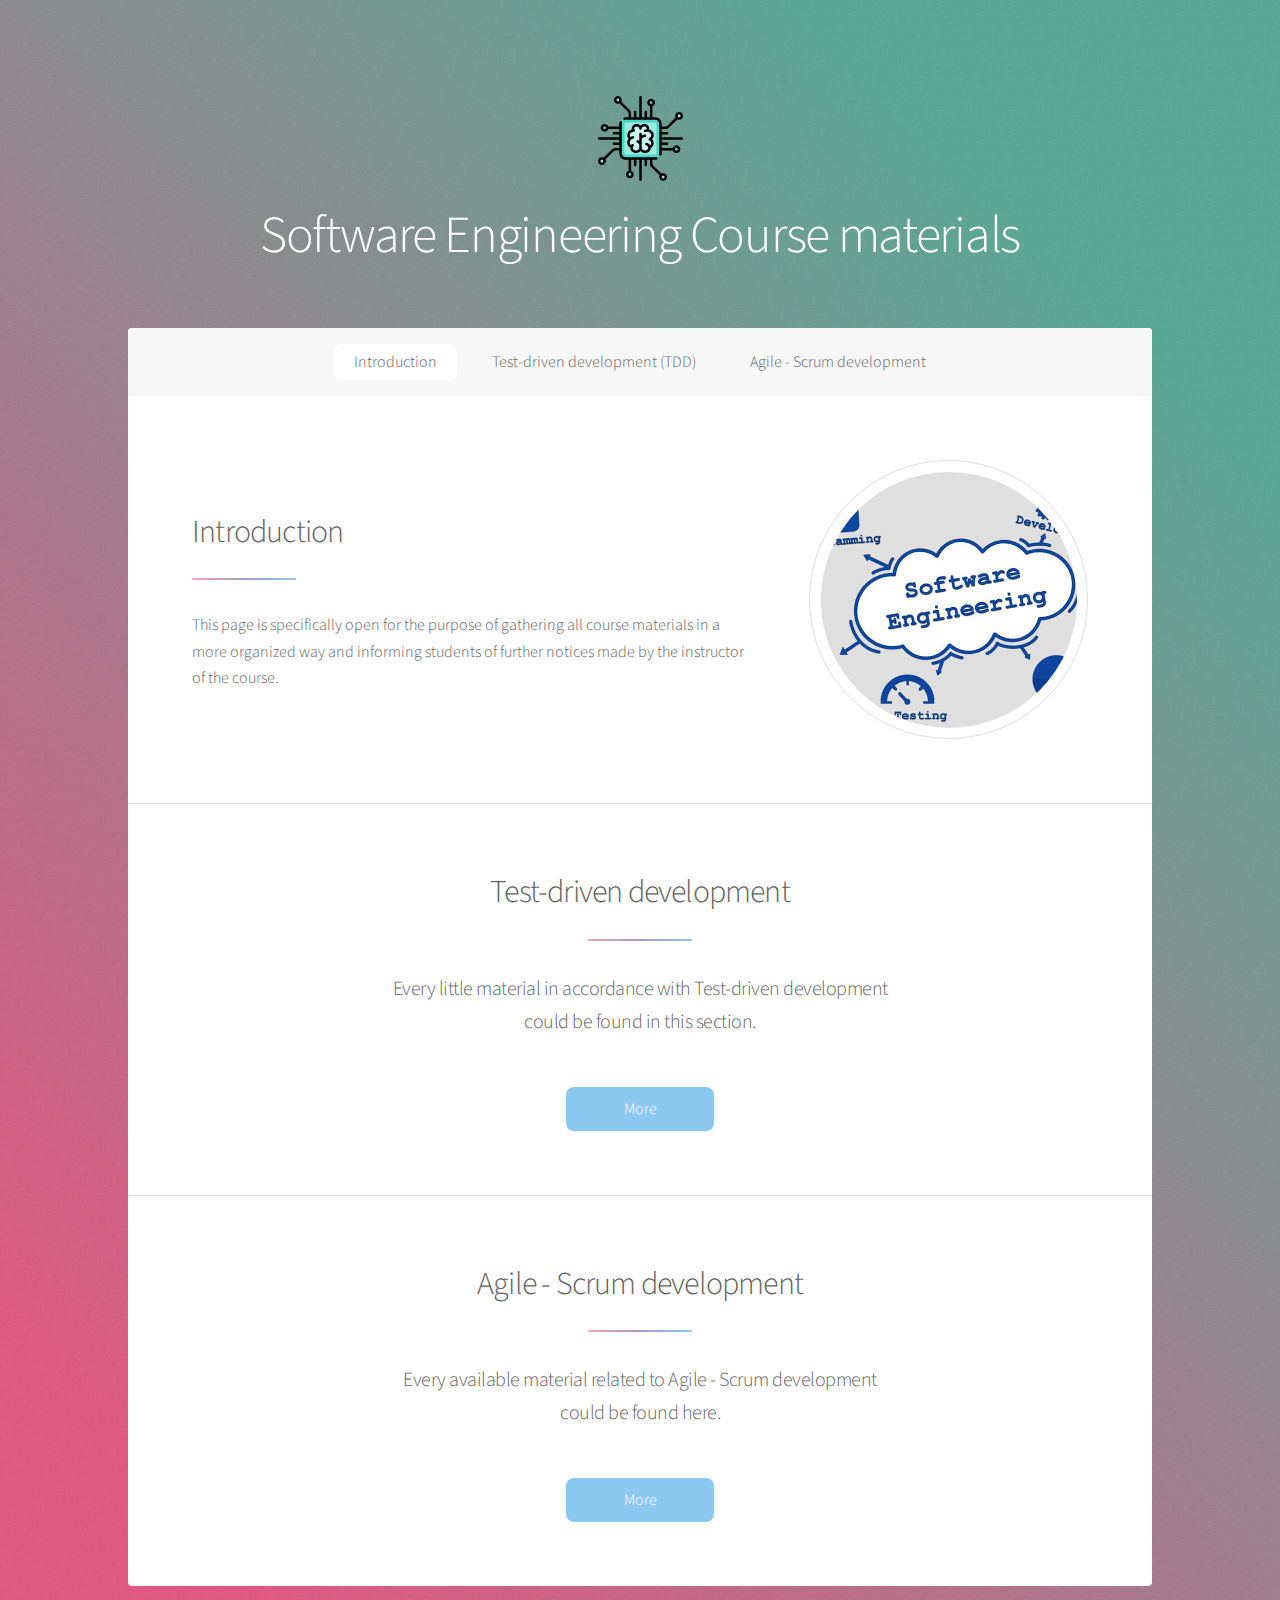
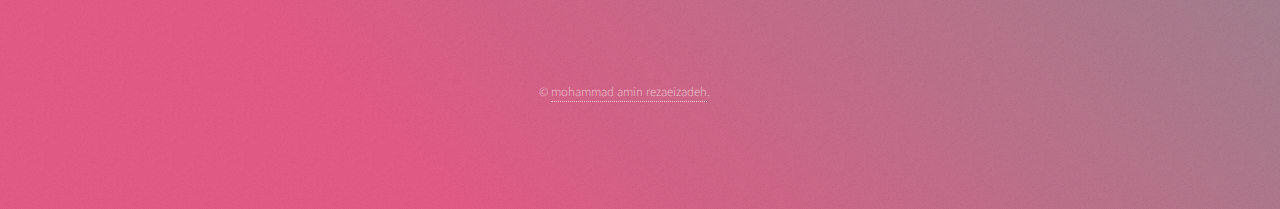
<file: index.html>
<!DOCTYPE HTML>

<html>
<head>
    <title>Software Engineering Course materials</title>
    <meta charset="utf-8"/>
    <meta name="viewport" content="width=device-width, initial-scale=1, user-scalable=no"/>
    <link rel="stylesheet" href="assets/css/main.css"/>
    <noscript>
        <link rel="stylesheet" href="assets/css/noscript.css"/>
    </noscript>
</head>
<body class="is-preload">

<!-- Wrapper -->
<div id="wrapper">

    <!-- Header -->
    <header id="header" class="alt">
        <span class="logo"><img width="85px" height="85px" src="images/logo.svg" alt=""/></span>
        <h1>Software Engineering Course materials</h1>
    </header>

    <!-- Nav -->
    <nav id="nav">
        <ul>
            <li><a href="#intro" class="active">Introduction</a></li>
            <li><a href="#tdd">Test-driven development (TDD)</a></li>
            <li><a href="#asd">Agile - Scrum development</a></li>
        </ul>
    </nav>

    <!-- Main -->
    <div id="main">

        <!-- Introduction -->
        <section id="intro" class="main">
            <div class="spotlight">
                <div class="content">
                    <header class="major">
                        <h2>Introduction</h2>
                    </header>
                    <p>This page is specifically open for the purpose of gathering all course materials
                        in a more organized way and informing students of further notices made by the
                        instructor of the course.</p>
                </div>
                <span class="image"><img src="images/SE_image.jpg" alt=""/></span>
            </div>
        </section>

        <!-- Test-driven development section-->
        <section id="tdd" class="main special">
            <header class="major">
                <h2>Test-driven development</h2>
                <p>Every little material in accordance with Test-driven development <br/>
                    could be found in this section.</p>
            </header>
            <footer class="major">
                <ul class="actions special">
                    <li><a href="TDD.html" class="button primary">More</a></li>
                </ul>
            </footer>
        </section>

        <!-- Agile - Scrum development section-->
        <section id="asd" class="main special">
            <header class="major">
                <h2>Agile - Scrum development </h2>
                <p>Every available material related to Agile - Scrum development <br/>
                    could be found here.</p>
            </header>
            <footer class="major">
                <ul class="actions special">
                    <li><a href="ASD.html" class="button primary">More</a></li>
                </ul>
            </footer>
        </section>

    </div>

    <!-- Footer -->
    <footer id="footer">
        <p class="copyright">&copy; <a href="https://aminrezaeizadeh.ir">mohammad amin rezaeizadeh</a>.</p>
    </footer>

</div>

<!-- Scripts -->
<script src="assets/js/jquery.min.js"></script>
<script src="assets/js/jquery.scrollex.min.js"></script>
<script src="assets/js/jquery.scrolly.min.js"></script>
<script src="assets/js/browser.min.js"></script>
<script src="assets/js/breakpoints.min.js"></script>
<script src="assets/js/util.js"></script>
<script src="assets/js/main.js"></script>

</body>
</html>
</file>
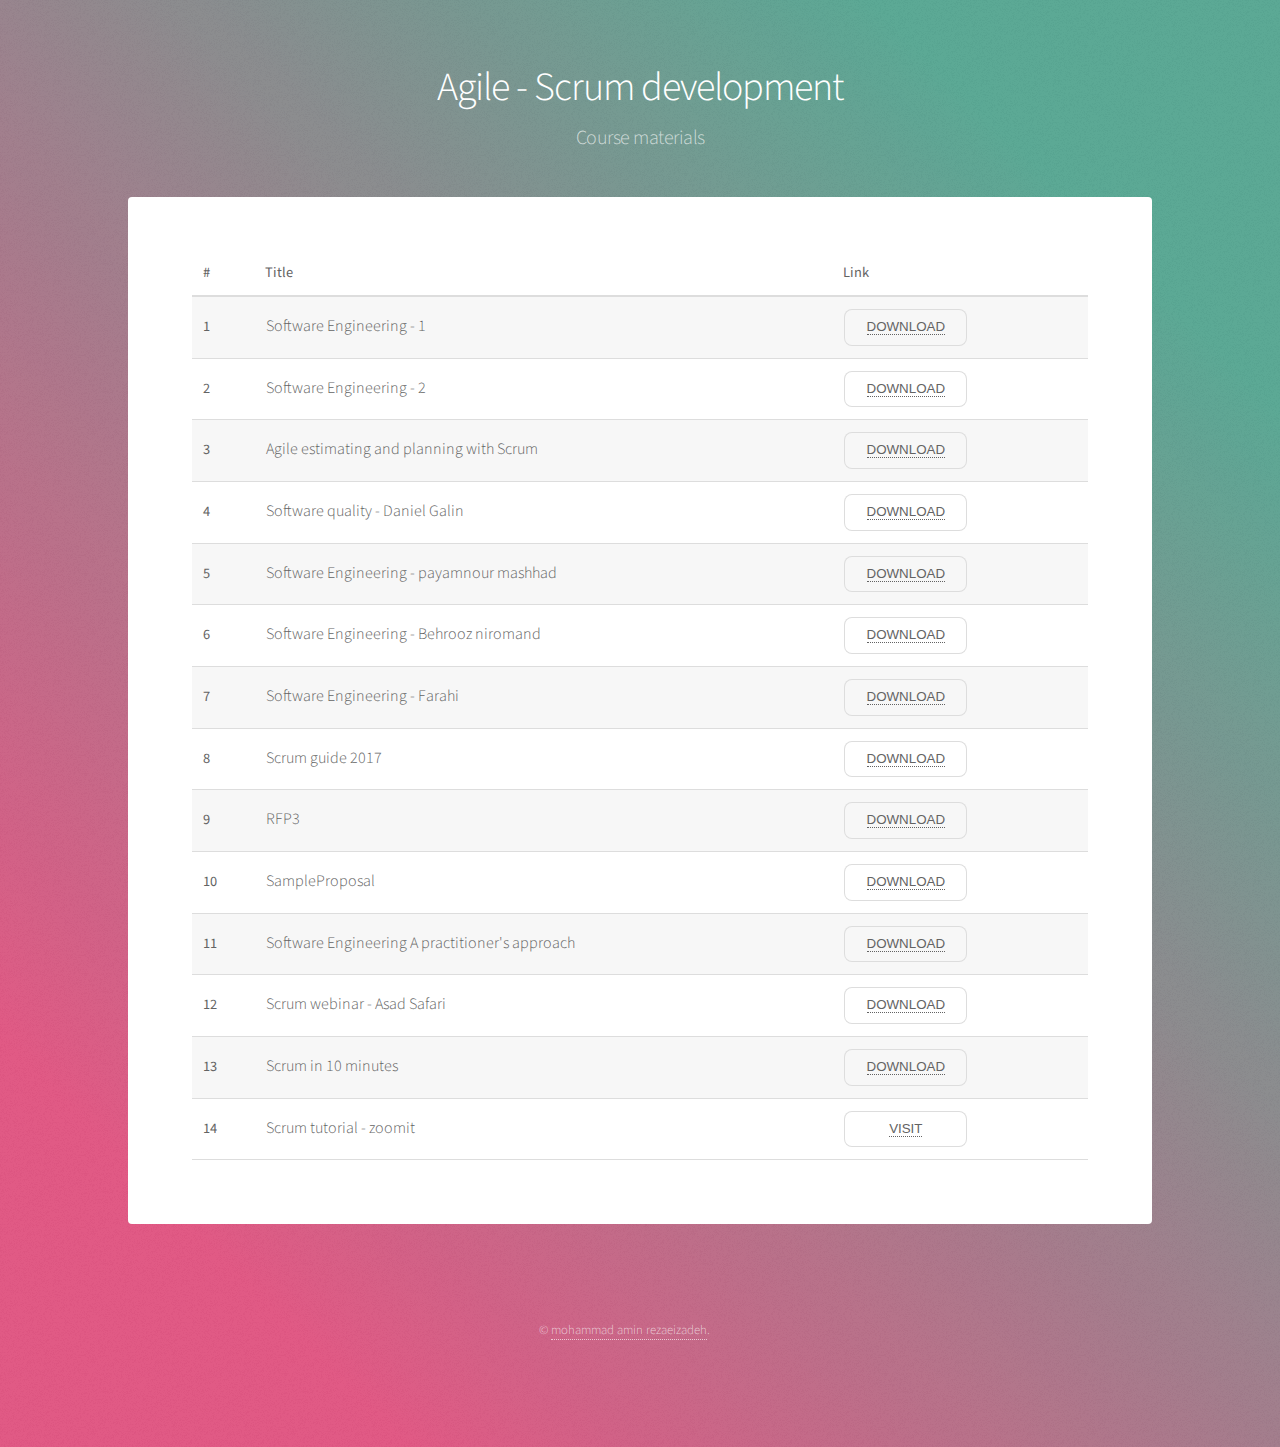
<file: ASD.html>
<!DOCTYPE HTML>

<html>
<head>
    <title>Agile - Scrum development</title>
    <meta charset="utf-8" />
    <meta name="viewport" content="width=device-width, initial-scale=1, user-scalable=no" />
    <link rel="stylesheet" href="assets/css/main.css" />
    <noscript><link rel="stylesheet" href="assets/css/noscript.css" /></noscript>
</head>
<body class="is-preload">

<!-- Wrapper -->
<div id="wrapper">

    <!-- Header -->
    <header id="header">
        <h1>Agile - Scrum development</h1>
        <p>Course materials</p>
    </header>

    <!-- Main -->
    <div id="main">

        <!-- Content -->
        <section id="content" class="main">

            <div >
                <table class="table table-striped">
                    <thead>
                    <tr>
                        <th scope="col">#</th>
                        <th scope="col">Title</th>
<!--                        <th scope="col">Type</th>-->
                        <th scope="col">Link</th>
                    </tr>
                    </thead>
                    <tbody>
                    <tr>
                        <th scope="row">1</th>
                        <td>Software Engineering - 1</td>
<!--                        <td>PDF</td>-->
                        <td><button type="button" class="btn btn-success"><a target="_blank" href="https://cdn.aminrezaei.workers.dev/vr53_softwareengineering_-_1.pdf" >DOWNLOAD</a></button></td>
                    </tr>
                    <tr>
                        <th scope="row">2</th>
                        <td>Software Engineering - 2</td>
<!--                        <td>PDF</td>-->
                        <td><button type="button" class="btn btn-success"><a target="_blank" href="https://cdn.aminrezaei.workers.dev/kkur_softwareengineering_-_2.pdf" >DOWNLOAD</a></button></td>
                    </tr>

                    <tr>
                        <th scope="row">3</th>
                        <td>Agile estimating and planning with Scrum</td>
<!--                        <td>PDF</td>-->
                        <td><button type="button" class="btn btn-success"><a target="_blank" href="https://cdn.aminrezaei.workers.dev/5rdd_scrumguidesagileestimatingandplanningwithscrum-1234738363699665-2.pdf" >DOWNLOAD</a></button></td>
                    </tr>

                    <tr>
                        <th scope="row">4</th>
                        <td>Software quality - Daniel Galin</td>
<!--                        <td>PDF</td>-->
                        <td><button type="button" class="btn btn-success"><a target="_blank" href="https://cdn.aminrezaei.workers.dev/sadu_galin,_daniel_-_software_quality_concepts_and_practice-john_wiley_amp_sons_(2018).pdf" >DOWNLOAD</a></button></td>
                    </tr>

                    <tr>
                        <th scope="row">5</th>
                        <td>Software Engineering - payamnour mashhad</td>
<!--                        <td>PDF</td>-->
                        <td><button type="button" class="btn btn-success"><a target="_blank" href="https://cdn.aminrezaei.workers.dev/6s1s_software-engineering2-93.2.12.pdf" >DOWNLOAD</a></button></td>
                    </tr>

                    <tr>
                        <th scope="row">6</th>
                        <td>Software Engineering - Behrooz niromand</td>
<!--                        <td>PDF</td>-->
                        <td><button type="button" class="btn btn-success"><a target="_blank" href="https://cdn.aminrezaei.workers.dev/innq_software_engineering-behrooz-niroomand.pdf" >DOWNLOAD</a></button></td>
                    </tr>

                    <tr>
                        <th scope="row">7</th>
                        <td>Software Engineering - Farahi</td>
<!--                        <td>PowerPoint</td>-->
                        <td><button type="button" class="btn btn-success"><a target="_blank" href="https://cdn.aminrezaei.workers.dev/00kg_software_engineering_-farahi.pps" >DOWNLOAD</a></button></td>
                    </tr>

                    <tr>
                        <th scope="row">8</th>
                        <td>Scrum guide 2017</td>
<!--                        <td>PDF</td>-->
                        <td><button type="button" class="btn btn-success"><a target="_blank" href="https://cdn.aminrezaei.workers.dev/b7y_2017-scrum-guide-persian.pdf" >DOWNLOAD</a></button></td>
                    </tr>

                    <tr>
                        <th scope="row">9</th>
                        <td>RFP3</td>
<!--                        <td>PDF</td>-->
                        <td><button type="button" class="btn btn-success"><a target="_blank" href="https://cdn.aminrezaei.workers.dev/zs6k_rfp3.pdf" >DOWNLOAD</a></button></td>
                    </tr>

                    <tr>
                        <th scope="row">10</th>
                        <td>SampleProposal</td>
<!--                        <td>docs</td>-->
                        <td><button type="button" class="btn btn-success"><a target="_blank" href="https://cdn.aminrezaei.workers.dev/tmoc_sampleproposal.docx" >DOWNLOAD</a></button></td>
                    </tr>

                    <tr>
                        <th scope="row">11</th>
                        <td>Software Engineering A practitioner's approach</td>
<!--                        <td>PDF</td>-->
                        <td><button type="button" class="btn btn-success"><a target="_blank" href="https://cdn.aminrezaei.workers.dev/6k34_software-engineering-a-practitioner-s-7th_(1).pdf" >DOWNLOAD</a></button></td>
                    </tr>

                    <tr>
                        <th scope="row">12</th>
                        <td>Scrum webinar - Asad Safari</td>
<!--                        <td>PDF</td>-->
                        <td><button type="button" class="btn btn-success"><a target="_blank" href="https://www.aparat.com/v/xKgS8" >DOWNLOAD</a></button></td>
                    </tr>

                    <tr>
                        <th scope="row">13</th>
                        <td>Scrum in 10 minutes</td>
                        <!--                        <td>PDF</td>-->
                        <td><button type="button" class="btn btn-success"><a target="_blank" href="https://www.aparat.com/v/RN8s4" >DOWNLOAD</a></button></td>
                    </tr>

                    <tr>
                        <th scope="row">14</th>
                        <td>Scrum tutorial - zoomit</td>
                        <!--                        <td>PDF</td>-->
                        <td><button type="button" class="btn btn-success"><a target="_blank" href="https://www.zoomit.ir/2019/3/27/324365/scrum-agile-project-management/" >VISIT</a></button></td>
                    </tr>


                    </tbody>
                </table>
            </div>

        </section>

    </div>

    <!-- Footer -->
    <footer id="footer">
        <p class="copyright">&copy; <a href="https://aminrezaeizadeh.ir">mohammad amin rezaeizadeh</a>.</p>
    </footer>

</div>

<!-- Scripts -->
<script src="assets/js/jquery.min.js"></script>
<script src="assets/js/jquery.scrollex.min.js"></script>
<script src="assets/js/jquery.scrolly.min.js"></script>
<script src="assets/js/browser.min.js"></script>
<script src="assets/js/breakpoints.min.js"></script>
<script src="assets/js/util.js"></script>
<script src="assets/js/main.js"></script>

</body>
</html>
</file>
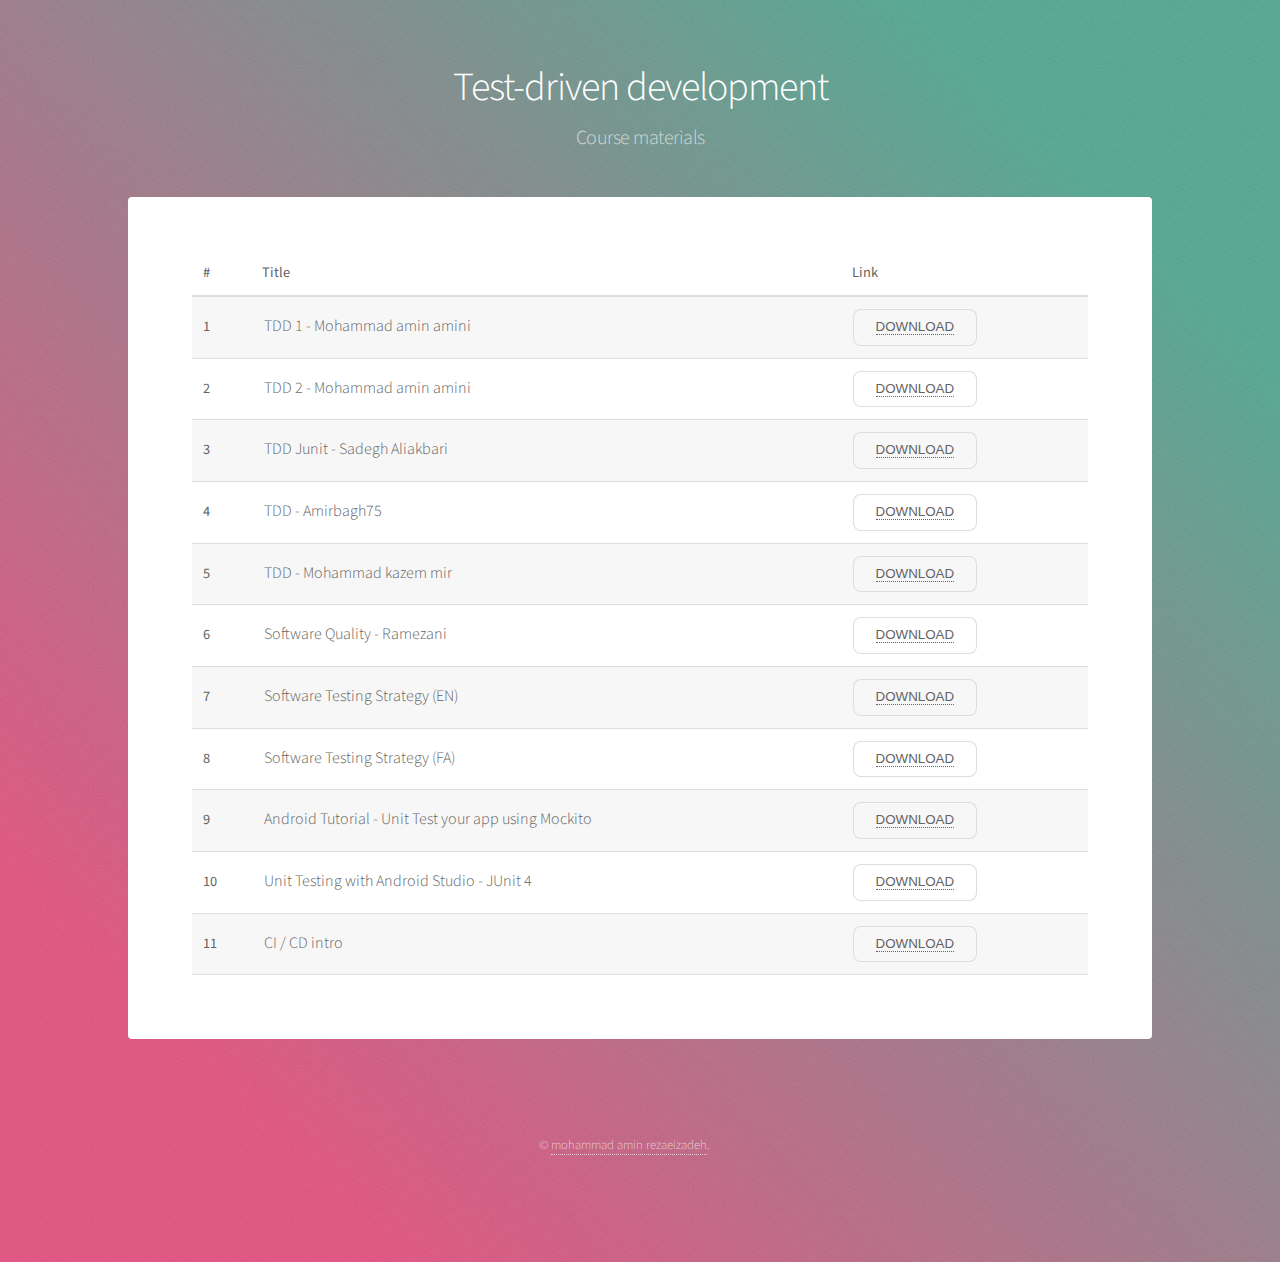
<file: TDD.html>
<!DOCTYPE HTML>

<html>
<head>
    <title>Test-driven development</title>
    <meta charset="utf-8"/>
    <meta name="viewport" content="width=device-width, initial-scale=1, user-scalable=no"/>
    <link rel="stylesheet" href="assets/css/main.css"/>
    <noscript>
        <link rel="stylesheet" href="assets/css/noscript.css"/>
    </noscript>
</head>
<body class="is-preload">

<!-- Wrapper -->
<div id="wrapper">

    <!-- Header -->
    <header id="header">
        <h1>Test-driven development</h1>
        <p>Course materials</p>
    </header>

    <!-- Main -->
    <div id="main">

        <!-- Content -->
        <section id="content" class="main">

            <div>
                <table class="table table-striped">
                    <thead>
                    <tr>
                        <th scope="col">#</th>
                        <th scope="col">Title</th>
<!--                        <th scope="col">Type</th>-->
                        <th scope="col">Link</th>
                    </tr>
                    </thead>
                    <tbody>
                    <tr>
                        <th scope="row">1</th>
                        <td>TDD 1 - Mohammad amin amini</td>
<!--                        <td>Video</td>-->
                        <td>
                            <button type="button" class="btn btn-success"><a target="_blank"
                                                                             href="https://cdn.aminrezaei.workers.dev/sx5c_tdd1.mp4">DOWNLOAD</a>
                            </button>
                        </td>
                    </tr>
                    <tr>
                        <th scope="row">2</th>
                        <td>TDD 2 - Mohammad amin amini</td>
<!--                        <td>Video</td>-->
                        <td>
                            <button type="button" class="btn btn-success"><a target="_blank"
                                                                             href="https://cdn.aminrezaei.workers.dev/fgpp_tdd2.mp4">DOWNLOAD</a>
                            </button>
                        </td>
                    </tr>

                    <tr>
                        <th scope="row">3</th>
                        <td>TDD Junit - Sadegh Aliakbari</td>
<!--                        <td>Video</td>-->
                        <td>
                            <button type="button" class="btn btn-success"><a target="_blank"
                                                                             href="https://www.aparat.com/v/wi2vq">DOWNLOAD</a>
                            </button>
                        </td>
                    </tr>

                    <tr>
                        <th scope="row">4</th>
                        <td>TDD - Amirbagh75</td>
<!--                        <td>Video</td>-->
                        <td>
                            <button type="button" class="btn btn-success"><a target="_blank"
                                                                             href="https://www.aparat.com/v/dQwGj/%D8%AA%D9%88%D8%B3%D8%B9%D9%87_%D8%AA%D8%B3%D8%AA_%D9%85%D8%AD%D9%88%D8%B1_%DB%8C%D8%A7_TDD">DOWNLOAD</a>
                            </button>
                        </td>
                    </tr>

                    <tr>
                        <th scope="row">5</th>
                        <td>TDD - Mohammad kazem mir</td>
<!--                        <td>Video</td>-->
                        <td>
                            <button type="button" class="btn btn-success"><a target="_blank"
                                                                             href="https://www.aparat.com/v/nYKB2/15_%D8%A7%D8%B5%D9%84_%D8%A8%D9%86%DB%8C%D8%A7%D8%AF%DB%8C_%D8%AF%D8%B1_%D8%AA%D8%B3%D8%AA_%D9%86%D8%B1%D9%85_%D8%A7%D9%81%D8%B2%D8%A7%D8%B1_-_%D9%82%D8%B3%D9%85%D8%AA_%D8%A7%D9%88%D9%84">DOWNLOAD</a>
                            </button>
                        </td>
                    </tr>

                    <tr>
                        <th scope="row">6</th>
                        <td>Software Quality - Ramezani</td>
<!--                        <td>Video</td>-->
                        <td>
                            <button type="button" class="btn btn-success"><a target="_blank"
                                                                             href="http://ramezani-cs2.persiangig.com/SE2922/Session%2018.rar/download">DOWNLOAD</a>
                            </button>
                        </td>
                    </tr>

                    <tr>
                        <th scope="row">7</th>
                        <td>Software Testing Strategy (EN)</td>
<!--                        <td>PowerPoint</td>-->
                        <td>
                            <button type="button" class="btn btn-success"><a target="_blank"
                                                                             href="https://cdn.aminrezaei.workers.dev/kz3_chapter_17.ppt">DOWNLOAD</a>
                            </button>
                        </td>
                    </tr>

                    <tr>
                        <th scope="row">8</th>
                        <td>Software Testing Strategy (FA)</td>
<!--                        <td>PowerPoint</td>-->
                        <td>
                            <button type="button" class="btn btn-success"><a target="_blank"
                                                                             href="https://cdn.aminrezaei.workers.dev/l8a7_testing_strategies_(far)_.ppt">DOWNLOAD</a>
                            </button>
                        </td>
                    </tr>

                    <tr>
                        <th scope="row">9</th>
                        <td>Android Tutorial - Unit Test your app using Mockito</td>
<!--                        <td>PowerPoint</td>-->
                        <td>
                            <button type="button" class="btn btn-success"><a target="_blank"
                                                                             href="https://cdn.aminrezaei.workers.dev/Android%2520Tutorial%2520-%2520Unit%2520Test%2520your%2520app%2520using%2520Mockito-MnKXpI846Es.mp4">DOWNLOAD</a>
                            </button>
                        </td>
                    </tr>


                    <tr>
                        <th scope="row">10</th>
                        <td>Unit Testing with Android Studio - JUnit 4</td>
                        <!--                        <td>PowerPoint</td>-->
                        <td>
                            <button type="button" class="btn btn-success"><a target="_blank"
                                                                             href="https://cdn.aminrezaei.workers.dev/Unit%2520Testing%2520with%2520Android%2520Studio%2520-%2520JUnit%25204-dlWjn4QrVK4.mp4">DOWNLOAD</a>
                            </button>
                        </td>
                    </tr>

                    <tr>
                        <th scope="row">11</th>
                        <td>CI / CD intro</td>
                        <!--                        <td>PowerPoint</td>-->
                        <td>
                            <button type="button" class="btn btn-success"><a target="_blank"
                                                                             href="https://cdn.aminrezaei.workers.dev/ci%20cd.mp4">DOWNLOAD</a>
                            </button>
                        </td>
                    </tr>

                    </tbody>
                </table>
            </div>

        </section>

    </div>

    <!-- Footer -->
    <footer id="footer">
        <p class="copyright">&copy; <a href="https://aminrezaeizadeh.ir">mohammad amin rezaeizadeh</a>.</p>
    </footer>

</div>

<!-- Scripts -->
<script src="assets/js/jquery.min.js"></script>
<script src="assets/js/jquery.scrollex.min.js"></script>
<script src="assets/js/jquery.scrolly.min.js"></script>
<script src="assets/js/browser.min.js"></script>
<script src="assets/js/breakpoints.min.js"></script>
<script src="assets/js/util.js"></script>
<script src="assets/js/main.js"></script>

</body>
</html>
</file>
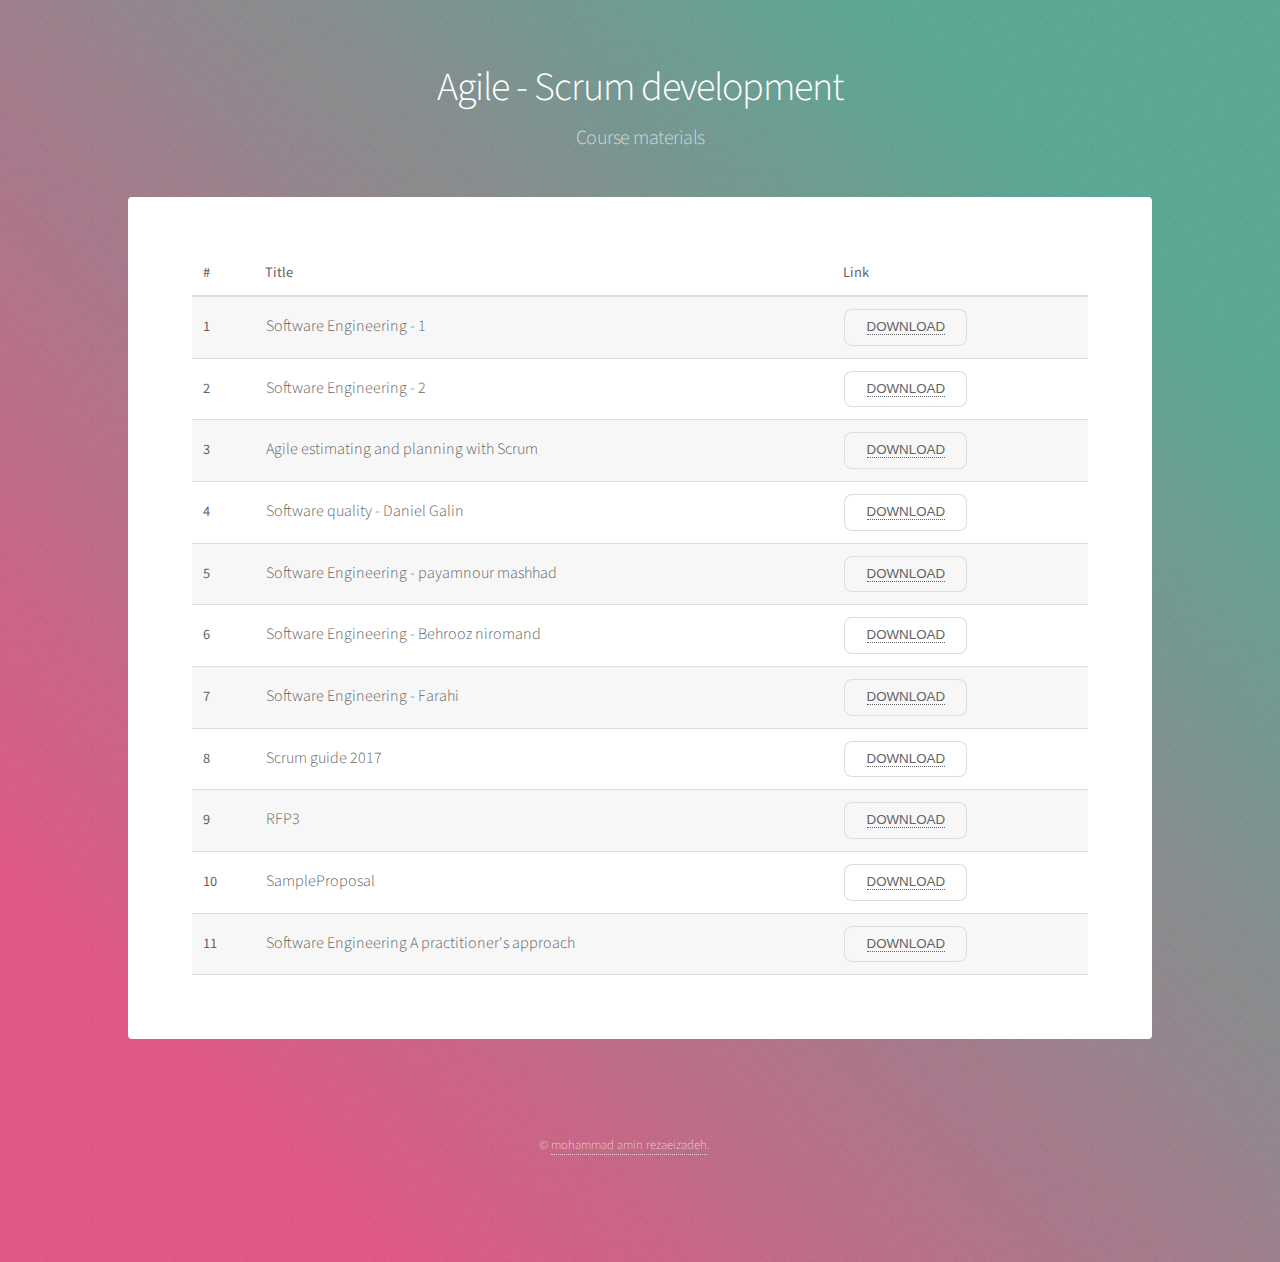
<file: SE/ASD.html>
<!DOCTYPE HTML>

<html>
<head>
    <title>Agile - Scrum development</title>
    <meta charset="utf-8" />
    <meta name="viewport" content="width=device-width, initial-scale=1, user-scalable=no" />
    <link rel="stylesheet" href="assets/css/main.css" />
    <noscript><link rel="stylesheet" href="assets/css/noscript.css" /></noscript>
</head>
<body class="is-preload">

<!-- Wrapper -->
<div id="wrapper">

    <!-- Header -->
    <header id="header">
        <h1>Agile - Scrum development</h1>
        <p>Course materials</p>
    </header>

    <!-- Main -->
    <div id="main">

        <!-- Content -->
        <section id="content" class="main">

            <div >
                <table class="table table-striped">
                    <thead>
                    <tr>
                        <th scope="col">#</th>
                        <th scope="col">Title</th>
<!--                        <th scope="col">Type</th>-->
                        <th scope="col">Link</th>
                    </tr>
                    </thead>
                    <tbody>
                    <tr>
                        <th scope="row">1</th>
                        <td>Software Engineering - 1</td>
<!--                        <td>PDF</td>-->
                        <td><button type="button" class="btn btn-success"><a target="_blank" href="https://gdrivemod.diamons.workers.dev/vr53_softwareengineering_-_1.pdf" >DOWNLOAD</a></button></td>
                    </tr>
                    <tr>
                        <th scope="row">2</th>
                        <td>Software Engineering - 2</td>
<!--                        <td>PDF</td>-->
                        <td><button type="button" class="btn btn-success"><a target="_blank" href="https://gdrivemod.diamons.workers.dev/kkur_softwareengineering_-_2.pdf" >DOWNLOAD</a></button></td>
                    </tr>

                    <tr>
                        <th scope="row">3</th>
                        <td>Agile estimating and planning with Scrum</td>
<!--                        <td>PDF</td>-->
                        <td><button type="button" class="btn btn-success"><a target="_blank" href="https://gdrivemod.diamons.workers.dev/5rdd_scrumguidesagileestimatingandplanningwithscrum-1234738363699665-2.pdf" >DOWNLOAD</a></button></td>
                    </tr>

                    <tr>
                        <th scope="row">4</th>
                        <td>Software quality - Daniel Galin</td>
<!--                        <td>PDF</td>-->
                        <td><button type="button" class="btn btn-success"><a target="_blank" href="https://gdrivemod.diamons.workers.dev/sadu_galin,_daniel_-_software_quality_concepts_and_practice-john_wiley_amp_sons_(2018).pdf" >DOWNLOAD</a></button></td>
                    </tr>

                    <tr>
                        <th scope="row">5</th>
                        <td>Software Engineering - payamnour mashhad</td>
<!--                        <td>PDF</td>-->
                        <td><button type="button" class="btn btn-success"><a target="_blank" href="https://gdrivemod.diamons.workers.dev/6s1s_software-engineering2-93.2.12.pdf" >DOWNLOAD</a></button></td>
                    </tr>

                    <tr>
                        <th scope="row">6</th>
                        <td>Software Engineering - Behrooz niromand</td>
<!--                        <td>PDF</td>-->
                        <td><button type="button" class="btn btn-success"><a target="_blank" href="https://gdrivemod.diamons.workers.dev/innq_software_engineering-behrooz-niroomand.pdf" >DOWNLOAD</a></button></td>
                    </tr>

                    <tr>
                        <th scope="row">7</th>
                        <td>Software Engineering - Farahi</td>
<!--                        <td>PowerPoint</td>-->
                        <td><button type="button" class="btn btn-success"><a target="_blank" href="https://gdrivemod.diamons.workers.dev/00kg_software_engineering_-farahi.pps" >DOWNLOAD</a></button></td>
                    </tr>

                    <tr>
                        <th scope="row">8</th>
                        <td>Scrum guide 2017</td>
<!--                        <td>PDF</td>-->
                        <td><button type="button" class="btn btn-success"><a target="_blank" href="https://gdrivemod.diamons.workers.dev/b7y_2017-scrum-guide-persian.pdf" >DOWNLOAD</a></button></td>
                    </tr>

                    <tr>
                        <th scope="row">9</th>
                        <td>RFP3</td>
<!--                        <td>PDF</td>-->
                        <td><button type="button" class="btn btn-success"><a target="_blank" href="https://gdrivemod.diamons.workers.dev/zs6k_rfp3.pdf" >DOWNLOAD</a></button></td>
                    </tr>

                    <tr>
                        <th scope="row">10</th>
                        <td>SampleProposal</td>
<!--                        <td>docs</td>-->
                        <td><button type="button" class="btn btn-success"><a target="_blank" href="https://gdrivemod.diamons.workers.dev/tmoc_sampleproposal.docx" >DOWNLOAD</a></button></td>
                    </tr>

                    <tr>
                        <th scope="row">11</th>
                        <td>Software Engineering A practitioner's approach</td>
<!--                        <td>PDF</td>-->
                        <td><button type="button" class="btn btn-success"><a target="_blank" href="https://gdrivemod.diamons.workers.dev/6k34_software-engineering-a-practitioner-s-7th_(1).pdf" >DOWNLOAD</a></button></td>
                    </tr>
                    </tbody>
                </table>
            </div>

        </section>

    </div>

    <!-- Footer -->
    <footer id="footer">
        <p class="copyright">&copy; <a href="https://aminrezaeizadeh.ir">mohammad amin rezaeizadeh</a>.</p>
    </footer>

</div>

<!-- Scripts -->
<script src="assets/js/jquery.min.js"></script>
<script src="assets/js/jquery.scrollex.min.js"></script>
<script src="assets/js/jquery.scrolly.min.js"></script>
<script src="assets/js/browser.min.js"></script>
<script src="assets/js/breakpoints.min.js"></script>
<script src="assets/js/util.js"></script>
<script src="assets/js/main.js"></script>

</body>
</html>
</file>
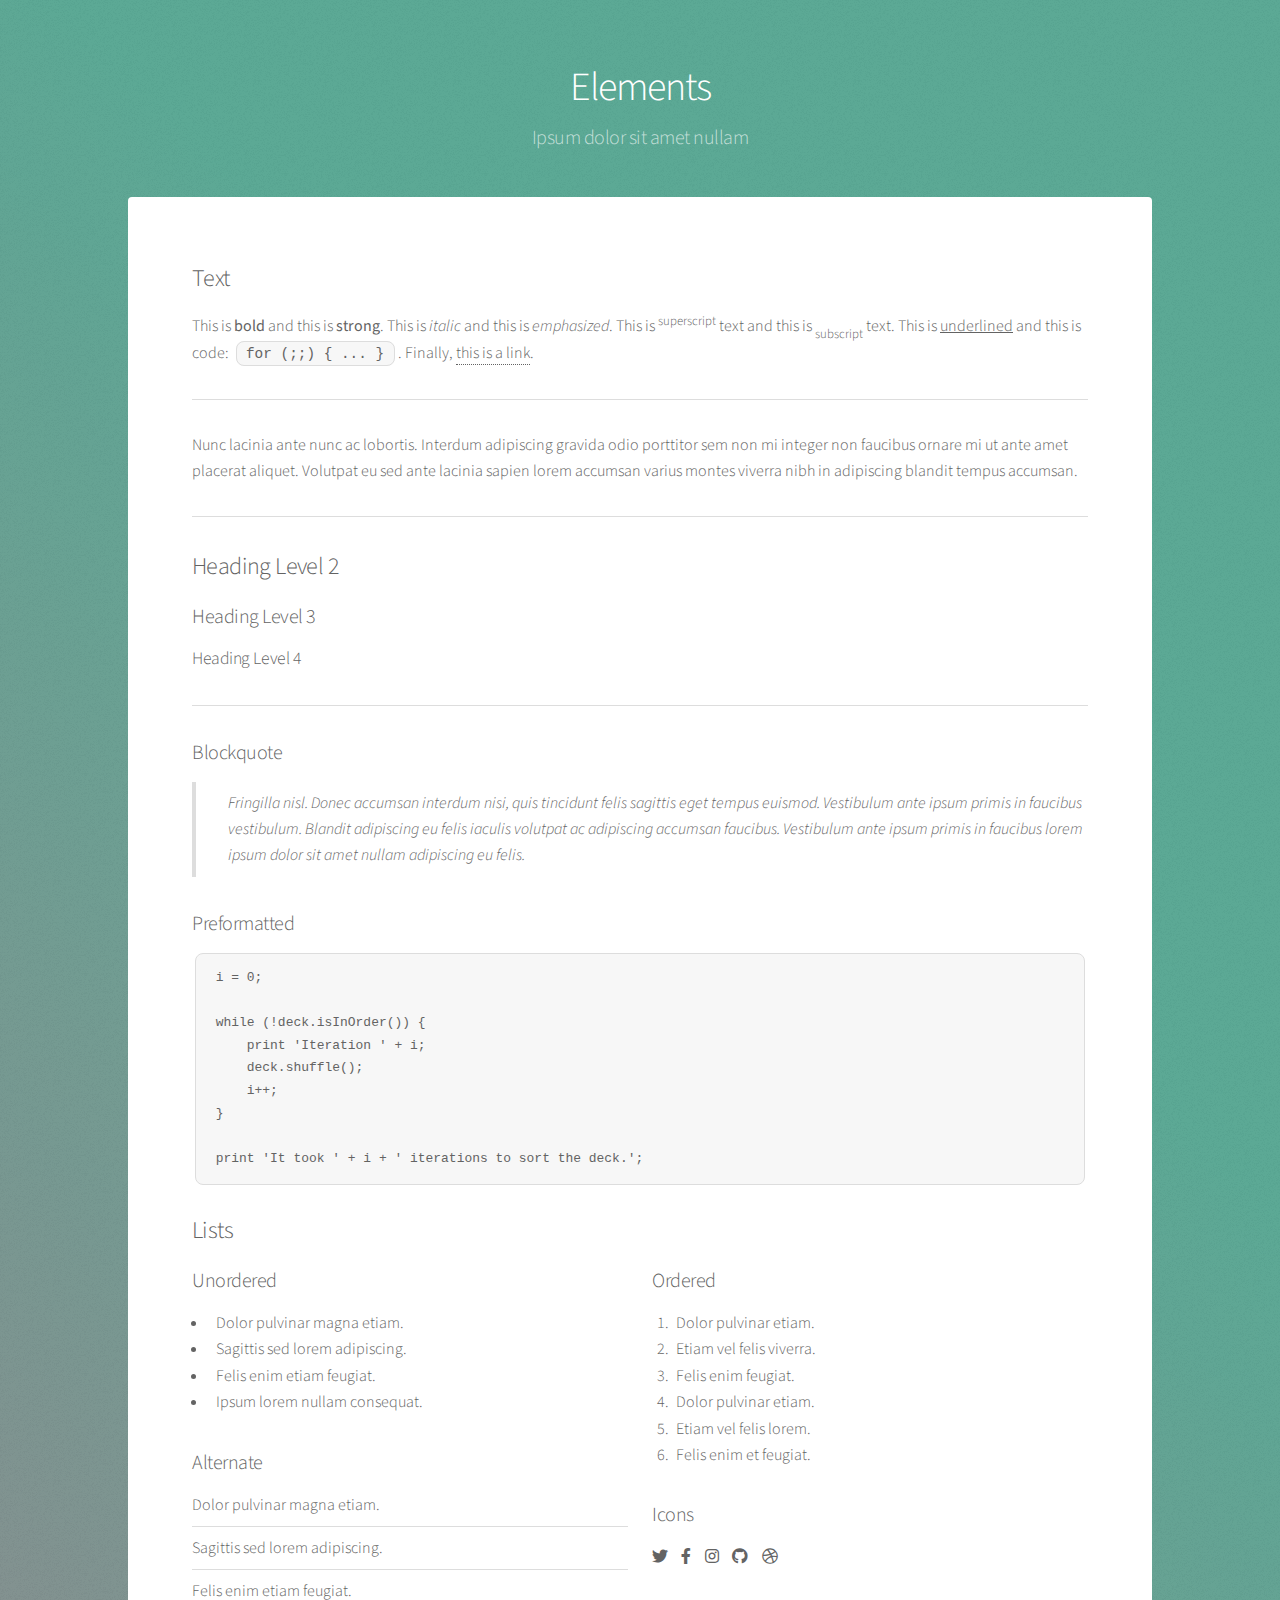
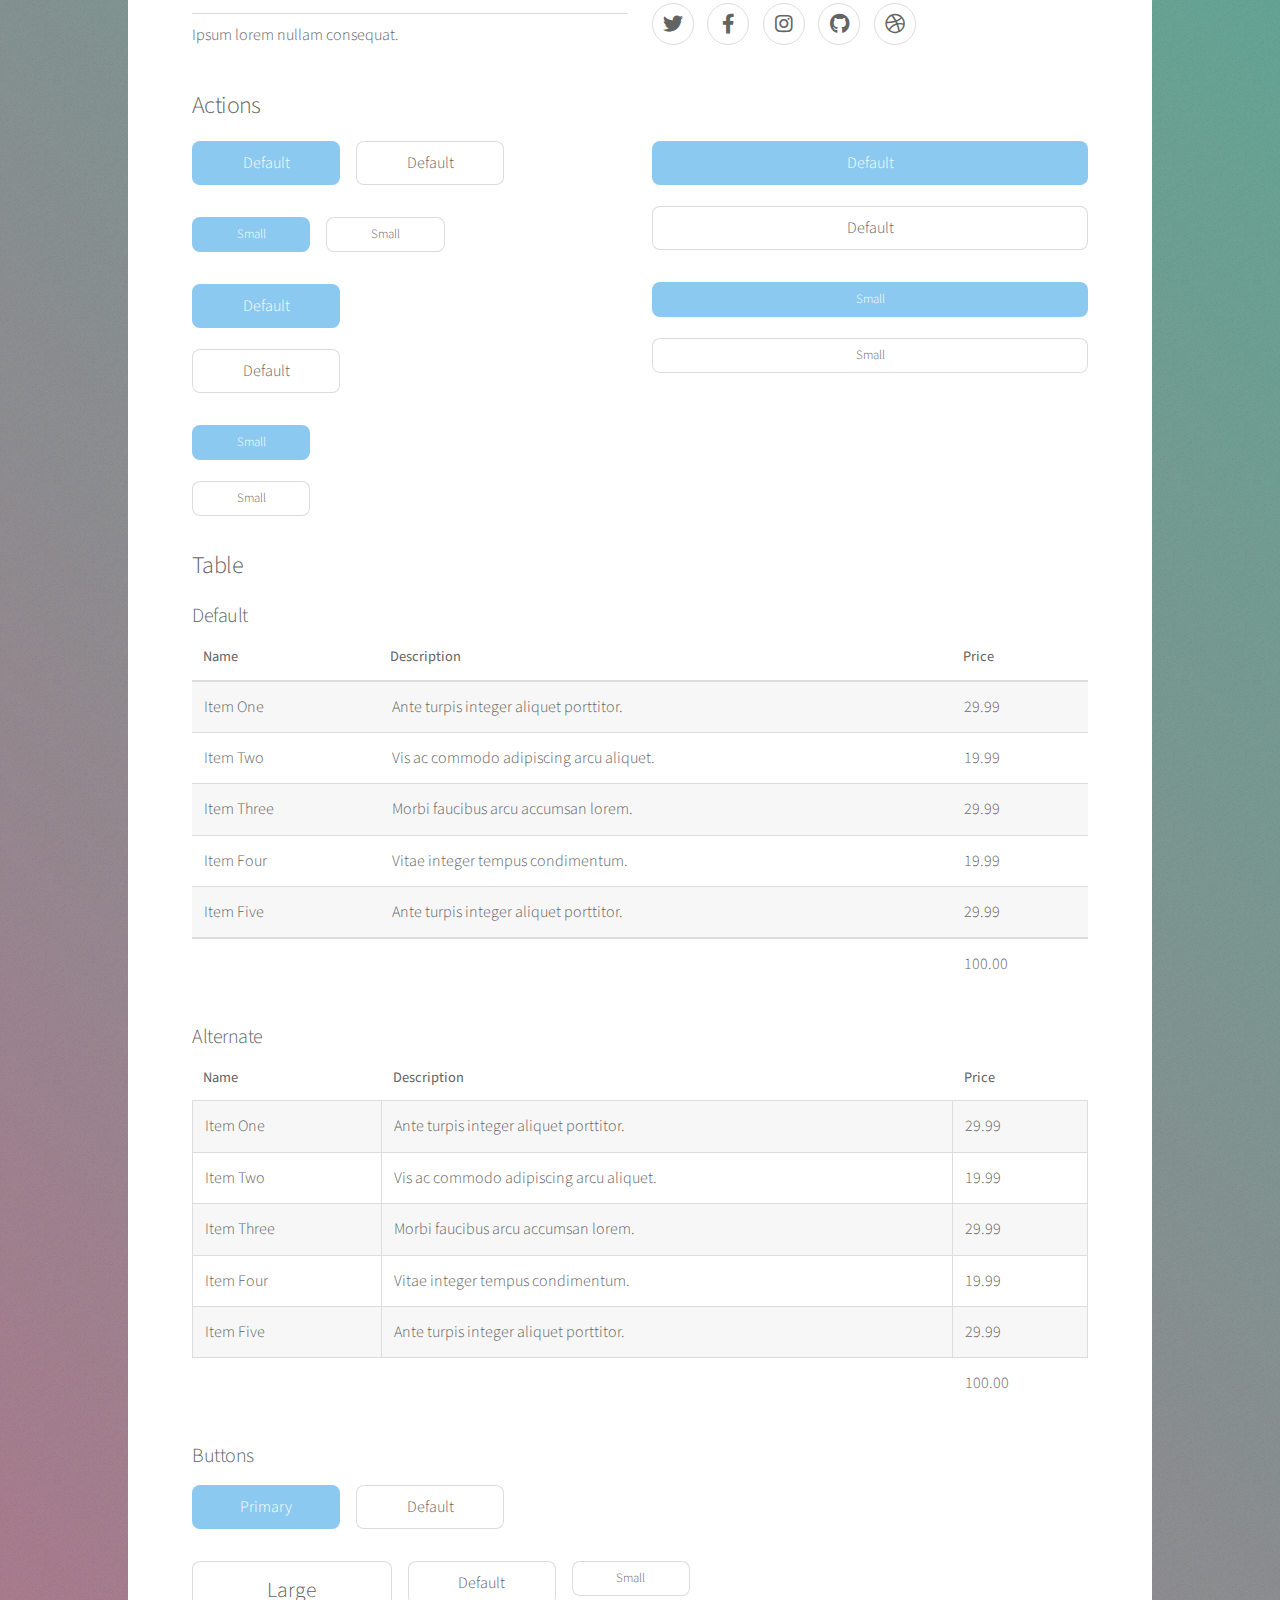
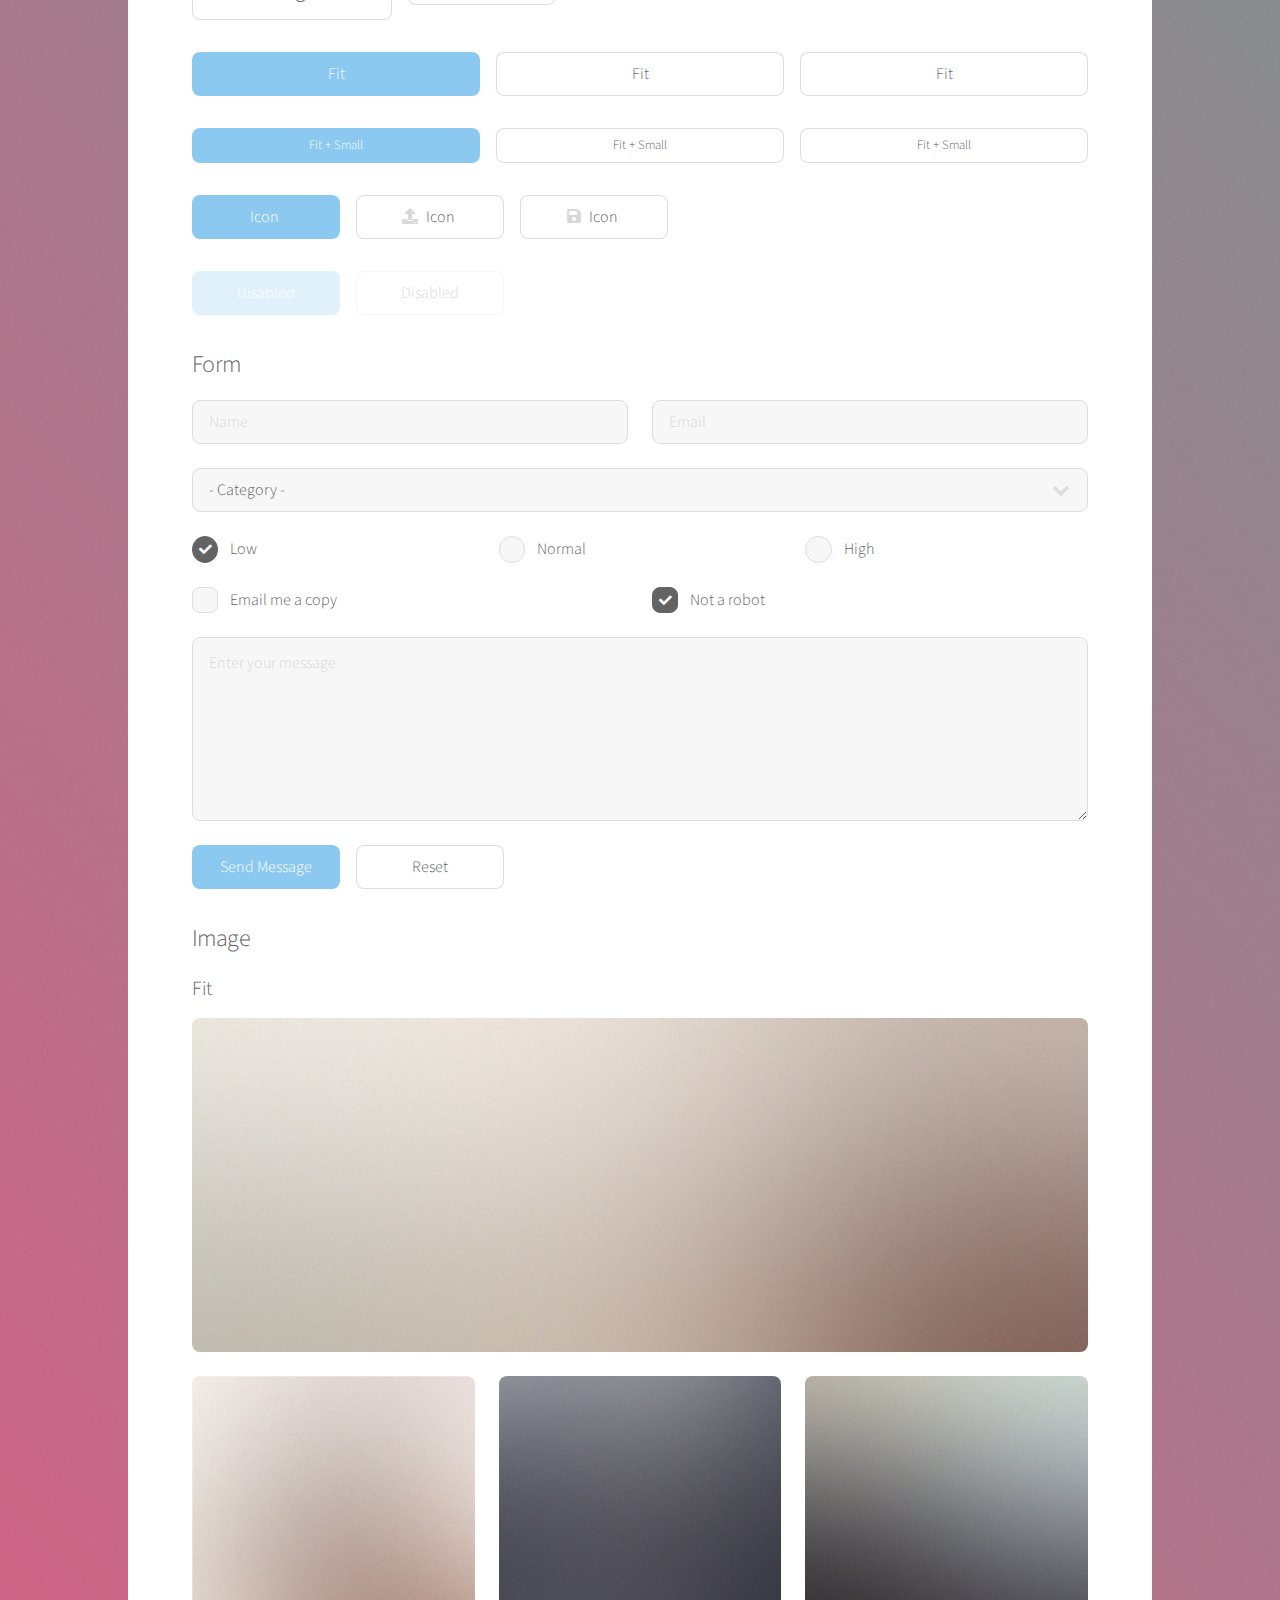
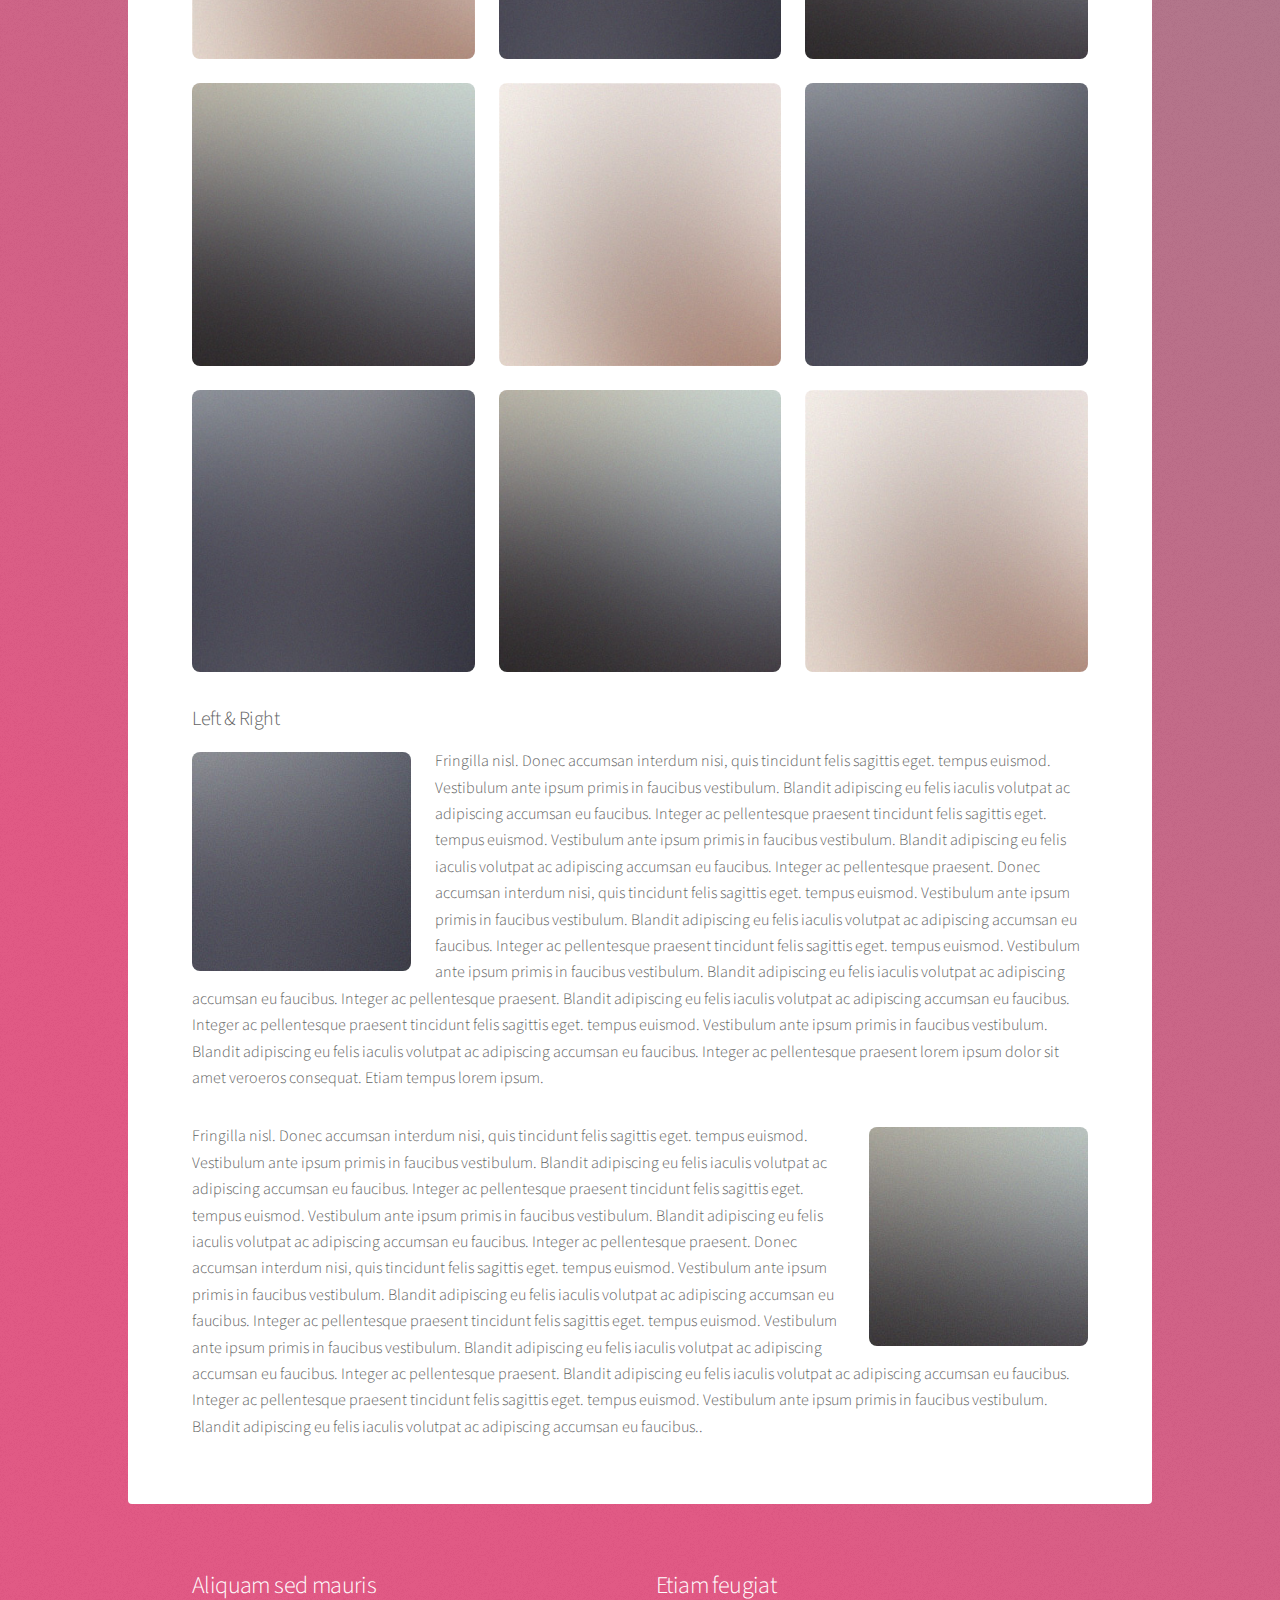
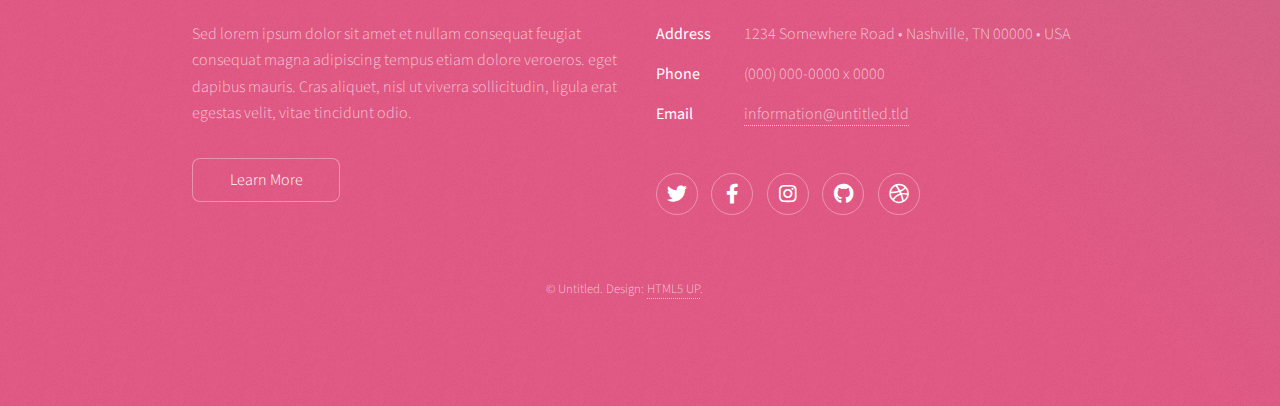
<file: SE/elements.html>
<!DOCTYPE HTML>
<!--
	Stellar by HTML5 UP
	html5up.net | @ajlkn
	Free for personal and commercial use under the CCA 3.0 license (html5up.net/license)
-->
<html>
	<head>
		<title>Elements - Stellar by HTML5 UP</title>
		<meta charset="utf-8" />
		<meta name="viewport" content="width=device-width, initial-scale=1, user-scalable=no" />
		<link rel="stylesheet" href="assets/css/main.css" />
		<noscript><link rel="stylesheet" href="assets/css/noscript.css" /></noscript>
	</head>
	<body class="is-preload">

		<!-- Wrapper -->
			<div id="wrapper">

				<!-- Header -->
					<header id="header">
						<h1>Elements</h1>
						<p>Ipsum dolor sit amet nullam</p>
					</header>

				<!-- Main -->
					<div id="main">

						<!-- Content -->
							<section id="content" class="main">

								<!-- Text -->
									<section>
										<h2>Text</h2>
										<p>This is <b>bold</b> and this is <strong>strong</strong>. This is <i>italic</i> and this is <em>emphasized</em>.
										This is <sup>superscript</sup> text and this is <sub>subscript</sub> text.
										This is <u>underlined</u> and this is code: <code>for (;;) { ... }</code>. Finally, <a href="#">this is a link</a>.</p>
										<hr />
										<p>Nunc lacinia ante nunc ac lobortis. Interdum adipiscing gravida odio porttitor sem non mi integer non faucibus ornare mi ut ante amet placerat aliquet. Volutpat eu sed ante lacinia sapien lorem accumsan varius montes viverra nibh in adipiscing blandit tempus accumsan.</p>
										<hr />
										<h2>Heading Level 2</h2>
										<h3>Heading Level 3</h3>
										<h4>Heading Level 4</h4>
										<hr />
										<h3>Blockquote</h3>
										<blockquote>Fringilla nisl. Donec accumsan interdum nisi, quis tincidunt felis sagittis eget tempus euismod. Vestibulum ante ipsum primis in faucibus vestibulum. Blandit adipiscing eu felis iaculis volutpat ac adipiscing accumsan faucibus. Vestibulum ante ipsum primis in faucibus lorem ipsum dolor sit amet nullam adipiscing eu felis.</blockquote>
										<h3>Preformatted</h3>
										<pre><code>i = 0;

while (!deck.isInOrder()) {
    print 'Iteration ' + i;
    deck.shuffle();
    i++;
}

print 'It took ' + i + ' iterations to sort the deck.';</code></pre>
									</section>

								<!-- Lists -->
									<section>
										<h2>Lists</h2>
										<div class="row">
											<div class="col-6 col-12-medium">
												<h3>Unordered</h3>
												<ul>
													<li>Dolor pulvinar magna etiam.</li>
													<li>Sagittis sed lorem adipiscing.</li>
													<li>Felis enim etiam feugiat.</li>
													<li>Ipsum lorem nullam consequat.</li>
												</ul>
												<h3>Alternate</h3>
												<ul class="alt">
													<li>Dolor pulvinar magna etiam.</li>
													<li>Sagittis sed lorem adipiscing.</li>
													<li>Felis enim etiam feugiat.</li>
													<li>Ipsum lorem nullam consequat.</li>
												</ul>
											</div>
											<div class="col-6 col-12-medium">
												<h3>Ordered</h3>
												<ol>
													<li>Dolor pulvinar etiam.</li>
													<li>Etiam vel felis viverra.</li>
													<li>Felis enim feugiat.</li>
													<li>Dolor pulvinar etiam.</li>
													<li>Etiam vel felis lorem.</li>
													<li>Felis enim et feugiat.</li>
												</ol>
												<h3>Icons</h3>
												<ul class="icons">
													<li><a href="#" class="icon brands fa-twitter"><span class="label">Twitter</span></a></li>
													<li><a href="#" class="icon brands fa-facebook-f"><span class="label">Facebook</span></a></li>
													<li><a href="#" class="icon brands fa-instagram"><span class="label">Instagram</span></a></li>
													<li><a href="#" class="icon brands fa-github"><span class="label">GitHub</span></a></li>
													<li><a href="#" class="icon brands fa-dribbble"><span class="label">Dribbble</span></a></li>
												</ul>
												<ul class="icons">
													<li><a href="#" class="icon brands alt fa-twitter"><span class="label">Twitter</span></a></li>
													<li><a href="#" class="icon brands alt fa-facebook-f"><span class="label">Facebook</span></a></li>
													<li><a href="#" class="icon brands alt fa-instagram"><span class="label">Instagram</span></a></li>
													<li><a href="#" class="icon brands alt fa-github"><span class="label">GitHub</span></a></li>
													<li><a href="#" class="icon brands alt fa-dribbble"><span class="label">Dribbble</span></a></li>
												</ul>
											</div>
										</div>
										<h2>Actions</h2>
										<div class="row">
											<div class="col-6 col-12-medium">
												<ul class="actions">
													<li><a href="#" class="button primary">Default</a></li>
													<li><a href="#" class="button">Default</a></li>
												</ul>
												<ul class="actions small">
													<li><a href="#" class="button primary small">Small</a></li>
													<li><a href="#" class="button small">Small</a></li>
												</ul>
												<ul class="actions stacked">
													<li><a href="#" class="button primary">Default</a></li>
													<li><a href="#" class="button">Default</a></li>
												</ul>
												<ul class="actions stacked">
													<li><a href="#" class="button primary small">Small</a></li>
													<li><a href="#" class="button small">Small</a></li>
												</ul>
											</div>
											<div class="col-6 col-12-medium">
												<ul class="actions stacked">
													<li><a href="#" class="button primary fit">Default</a></li>
													<li><a href="#" class="button fit">Default</a></li>
												</ul>
												<ul class="actions stacked">
													<li><a href="#" class="button primary small fit">Small</a></li>
													<li><a href="#" class="button small fit">Small</a></li>
												</ul>
											</div>
										</div>
									</section>

								<!-- Table -->
									<section>
										<h2>Table</h2>
										<h3>Default</h3>
										<div class="table-wrapper">
											<table>
												<thead>
													<tr>
														<th>Name</th>
														<th>Description</th>
														<th>Price</th>
													</tr>
												</thead>
												<tbody>
													<tr>
														<td>Item One</td>
														<td>Ante turpis integer aliquet porttitor.</td>
														<td>29.99</td>
													</tr>
													<tr>
														<td>Item Two</td>
														<td>Vis ac commodo adipiscing arcu aliquet.</td>
														<td>19.99</td>
													</tr>
													<tr>
														<td>Item Three</td>
														<td> Morbi faucibus arcu accumsan lorem.</td>
														<td>29.99</td>
													</tr>
													<tr>
														<td>Item Four</td>
														<td>Vitae integer tempus condimentum.</td>
														<td>19.99</td>
													</tr>
													<tr>
														<td>Item Five</td>
														<td>Ante turpis integer aliquet porttitor.</td>
														<td>29.99</td>
													</tr>
												</tbody>
												<tfoot>
													<tr>
														<td colspan="2"></td>
														<td>100.00</td>
													</tr>
												</tfoot>
											</table>
										</div>

										<h3>Alternate</h3>
										<div class="table-wrapper">
											<table class="alt">
												<thead>
													<tr>
														<th>Name</th>
														<th>Description</th>
														<th>Price</th>
													</tr>
												</thead>
												<tbody>
													<tr>
														<td>Item One</td>
														<td>Ante turpis integer aliquet porttitor.</td>
														<td>29.99</td>
													</tr>
													<tr>
														<td>Item Two</td>
														<td>Vis ac commodo adipiscing arcu aliquet.</td>
														<td>19.99</td>
													</tr>
													<tr>
														<td>Item Three</td>
														<td> Morbi faucibus arcu accumsan lorem.</td>
														<td>29.99</td>
													</tr>
													<tr>
														<td>Item Four</td>
														<td>Vitae integer tempus condimentum.</td>
														<td>19.99</td>
													</tr>
													<tr>
														<td>Item Five</td>
														<td>Ante turpis integer aliquet porttitor.</td>
														<td>29.99</td>
													</tr>
												</tbody>
												<tfoot>
													<tr>
														<td colspan="2"></td>
														<td>100.00</td>
													</tr>
												</tfoot>
											</table>
										</div>
									</section>

								<!-- Buttons -->
									<section>
										<h3>Buttons</h3>
										<ul class="actions">
											<li><a href="#" class="button primary">Primary</a></li>
											<li><a href="#" class="button">Default</a></li>
										</ul>
										<ul class="actions">
											<li><a href="#" class="button large">Large</a></li>
											<li><a href="#" class="button">Default</a></li>
											<li><a href="#" class="button small">Small</a></li>
										</ul>
										<ul class="actions fit">
											<li><a href="#" class="button primary fit">Fit</a></li>
											<li><a href="#" class="button fit">Fit</a></li>
											<li><a href="#" class="button fit">Fit</a></li>
										</ul>
										<ul class="actions fit small">
											<li><a href="#" class="button primary fit small">Fit + Small</a></li>
											<li><a href="#" class="button fit small">Fit + Small</a></li>
											<li><a href="#" class="button fit small">Fit + Small</a></li>
										</ul>
										<ul class="actions">
											<li><a href="#" class="button primary icon solidfa-download">Icon</a></li>
											<li><a href="#" class="button icon solid fa-upload">Icon</a></li>
											<li><a href="#" class="button icon solid fa-save">Icon</a></li>
										</ul>
										<ul class="actions">
											<li><span class="button primary disabled">Disabled</span></li>
											<li><span class="button disabled">Disabled</span></li>
										</ul>
									</section>

								<!-- Form -->
									<section>
										<h2>Form</h2>
										<form method="post" action="#">
											<div class="row gtr-uniform">
												<div class="col-6 col-12-xsmall">
													<input type="text" name="demo-name" id="demo-name" value="" placeholder="Name" />
												</div>
												<div class="col-6 col-12-xsmall">
													<input type="email" name="demo-email" id="demo-email" value="" placeholder="Email" />
												</div>
												<div class="col-12">
													<select name="demo-category" id="demo-category">
														<option value="">- Category -</option>
														<option value="1">Manufacturing</option>
														<option value="1">Shipping</option>
														<option value="1">Administration</option>
														<option value="1">Human Resources</option>
													</select>
												</div>
												<div class="col-4 col-12-small">
													<input type="radio" id="demo-priority-low" name="demo-priority" checked>
													<label for="demo-priority-low">Low</label>
												</div>
												<div class="col-4 col-12-small">
													<input type="radio" id="demo-priority-normal" name="demo-priority">
													<label for="demo-priority-normal">Normal</label>
												</div>
												<div class="col-4 col-12-small">
													<input type="radio" id="demo-priority-high" name="demo-priority">
													<label for="demo-priority-high">High</label>
												</div>
												<div class="col-6 col-12-small">
													<input type="checkbox" id="demo-copy" name="demo-copy">
													<label for="demo-copy">Email me a copy</label>
												</div>
												<div class="col-6 col-12-small">
													<input type="checkbox" id="demo-human" name="demo-human" checked>
													<label for="demo-human">Not a robot</label>
												</div>
												<div class="col-12">
													<textarea name="demo-message" id="demo-message" placeholder="Enter your message" rows="6"></textarea>
												</div>
												<div class="col-12">
													<ul class="actions">
														<li><input type="submit" value="Send Message" class="primary" /></li>
														<li><input type="reset" value="Reset" /></li>
													</ul>
												</div>
											</div>
										</form>
									</section>

								<!-- Image -->
									<section>
										<h2>Image</h2>
										<h3>Fit</h3>
										<div class="box alt">
											<div class="row gtr-uniform">
												<div class="col-12"><span class="image fit"><img src="images/pic04.jpg" alt="" /></span></div>
												<div class="col-4"><span class="image fit"><img src="images/pic01.jpg" alt="" /></span></div>
												<div class="col-4"><span class="image fit"><img src="images/pic02.jpg" alt="" /></span></div>
												<div class="col-4"><span class="image fit"><img src="images/pic03.jpg" alt="" /></span></div>
												<div class="col-4"><span class="image fit"><img src="images/pic03.jpg" alt="" /></span></div>
												<div class="col-4"><span class="image fit"><img src="images/pic01.jpg" alt="" /></span></div>
												<div class="col-4"><span class="image fit"><img src="images/pic02.jpg" alt="" /></span></div>
												<div class="col-4"><span class="image fit"><img src="images/pic02.jpg" alt="" /></span></div>
												<div class="col-4"><span class="image fit"><img src="images/pic03.jpg" alt="" /></span></div>
												<div class="col-4"><span class="image fit"><img src="images/pic01.jpg" alt="" /></span></div>
											</div>
										</div>
										<h3>Left &amp; Right</h3>
										<p><span class="image left"><img src="images/pic05.jpg" alt="" /></span>Fringilla nisl. Donec accumsan interdum nisi, quis tincidunt felis sagittis eget. tempus euismod. Vestibulum ante ipsum primis in faucibus vestibulum. Blandit adipiscing eu felis iaculis volutpat ac adipiscing accumsan eu faucibus. Integer ac pellentesque praesent tincidunt felis sagittis eget. tempus euismod. Vestibulum ante ipsum primis in faucibus vestibulum. Blandit adipiscing eu felis iaculis volutpat ac adipiscing accumsan eu faucibus. Integer ac pellentesque praesent. Donec accumsan interdum nisi, quis tincidunt felis sagittis eget. tempus euismod. Vestibulum ante ipsum primis in faucibus vestibulum. Blandit adipiscing eu felis iaculis volutpat ac adipiscing accumsan eu faucibus. Integer ac pellentesque praesent tincidunt felis sagittis eget. tempus euismod. Vestibulum ante ipsum primis in faucibus vestibulum. Blandit adipiscing eu felis iaculis volutpat ac adipiscing accumsan eu faucibus. Integer ac pellentesque praesent. Blandit adipiscing eu felis iaculis volutpat ac adipiscing accumsan eu faucibus. Integer ac pellentesque praesent tincidunt felis sagittis eget. tempus euismod. Vestibulum ante ipsum primis in faucibus vestibulum. Blandit adipiscing eu felis iaculis volutpat ac adipiscing accumsan eu faucibus. Integer ac pellentesque praesent lorem ipsum dolor sit amet veroeros consequat. Etiam tempus lorem ipsum.</p>
										<p><span class="image right"><img src="images/pic06.jpg" alt="" /></span>Fringilla nisl. Donec accumsan interdum nisi, quis tincidunt felis sagittis eget. tempus euismod. Vestibulum ante ipsum primis in faucibus vestibulum. Blandit adipiscing eu felis iaculis volutpat ac adipiscing accumsan eu faucibus. Integer ac pellentesque praesent tincidunt felis sagittis eget. tempus euismod. Vestibulum ante ipsum primis in faucibus vestibulum. Blandit adipiscing eu felis iaculis volutpat ac adipiscing accumsan eu faucibus. Integer ac pellentesque praesent. Donec accumsan interdum nisi, quis tincidunt felis sagittis eget. tempus euismod. Vestibulum ante ipsum primis in faucibus vestibulum. Blandit adipiscing eu felis iaculis volutpat ac adipiscing accumsan eu faucibus. Integer ac pellentesque praesent tincidunt felis sagittis eget. tempus euismod. Vestibulum ante ipsum primis in faucibus vestibulum. Blandit adipiscing eu felis iaculis volutpat ac adipiscing accumsan eu faucibus. Integer ac pellentesque praesent. Blandit adipiscing eu felis iaculis volutpat ac adipiscing accumsan eu faucibus. Integer ac pellentesque praesent tincidunt felis sagittis eget. tempus euismod. Vestibulum ante ipsum primis in faucibus vestibulum. Blandit adipiscing eu felis iaculis volutpat ac adipiscing accumsan eu faucibus..</p>
									</section>

							</section>

					</div>

				<!-- Footer -->
					<footer id="footer">
						<section>
							<h2>Aliquam sed mauris</h2>
							<p>Sed lorem ipsum dolor sit amet et nullam consequat feugiat consequat magna adipiscing tempus etiam dolore veroeros. eget dapibus mauris. Cras aliquet, nisl ut viverra sollicitudin, ligula erat egestas velit, vitae tincidunt odio.</p>
							<ul class="actions">
								<li><a href="#" class="button">Learn More</a></li>
							</ul>
						</section>
						<section>
							<h2>Etiam feugiat</h2>
							<dl class="alt">
								<dt>Address</dt>
								<dd>1234 Somewhere Road &bull; Nashville, TN 00000 &bull; USA</dd>
								<dt>Phone</dt>
								<dd>(000) 000-0000 x 0000</dd>
								<dt>Email</dt>
								<dd><a href="#">information@untitled.tld</a></dd>
							</dl>
							<ul class="icons">
								<li><a href="#" class="icon brands fa-twitter alt"><span class="label">Twitter</span></a></li>
								<li><a href="#" class="icon brands fa-facebook-f alt"><span class="label">Facebook</span></a></li>
								<li><a href="#" class="icon brands fa-instagram alt"><span class="label">Instagram</span></a></li>
								<li><a href="#" class="icon brands fa-github alt"><span class="label">GitHub</span></a></li>
								<li><a href="#" class="icon brands fa-dribbble alt"><span class="label">Dribbble</span></a></li>
							</ul>
						</section>
						<p class="copyright">&copy; Untitled. Design: <a href="https://html5up.net">HTML5 UP</a>.</p>
					</footer>

			</div>

		<!-- Scripts -->
			<script src="assets/js/jquery.min.js"></script>
			<script src="assets/js/jquery.scrollex.min.js"></script>
			<script src="assets/js/jquery.scrolly.min.js"></script>
			<script src="assets/js/browser.min.js"></script>
			<script src="assets/js/breakpoints.min.js"></script>
			<script src="assets/js/util.js"></script>
			<script src="assets/js/main.js"></script>

	</body>
</html>
</file>
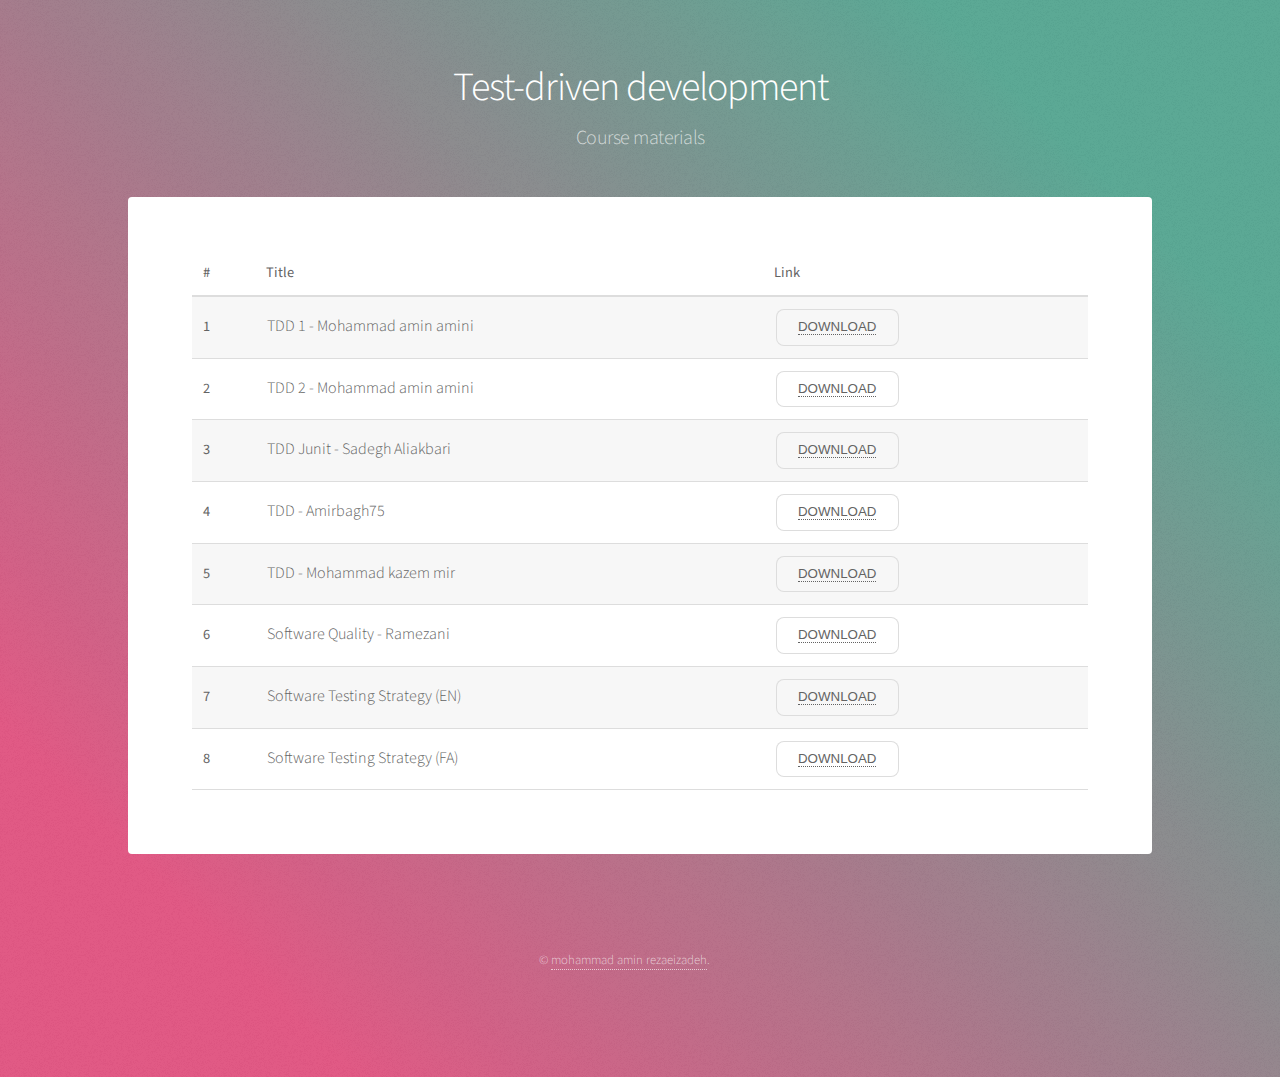
<file: SE/TDD.html>
<!DOCTYPE HTML>

<html>
<head>
    <title>Test-driven development</title>
    <meta charset="utf-8"/>
    <meta name="viewport" content="width=device-width, initial-scale=1, user-scalable=no"/>
    <link rel="stylesheet" href="assets/css/main.css"/>
    <noscript>
        <link rel="stylesheet" href="assets/css/noscript.css"/>
    </noscript>
</head>
<body class="is-preload">

<!-- Wrapper -->
<div id="wrapper">

    <!-- Header -->
    <header id="header">
        <h1>Test-driven development</h1>
        <p>Course materials</p>
    </header>

    <!-- Main -->
    <div id="main">

        <!-- Content -->
        <section id="content" class="main">

            <div>
                <table class="table table-striped">
                    <thead>
                    <tr>
                        <th scope="col">#</th>
                        <th scope="col">Title</th>
<!--                        <th scope="col">Type</th>-->
                        <th scope="col">Link</th>
                    </tr>
                    </thead>
                    <tbody>
                    <tr>
                        <th scope="row">1</th>
                        <td>TDD 1 - Mohammad amin amini</td>
<!--                        <td>Video</td>-->
                        <td>
                            <button type="button" class="btn btn-success"><a target="_blank"
                                                                             href="https://gdrivemod.diamons.workers.dev/sx5c_tdd1.mp4">DOWNLOAD</a>
                            </button>
                        </td>
                    </tr>
                    <tr>
                        <th scope="row">2</th>
                        <td>TDD 2 - Mohammad amin amini</td>
<!--                        <td>Video</td>-->
                        <td>
                            <button type="button" class="btn btn-success"><a target="_blank"
                                                                             href="https://gdrivemod.diamons.workers.dev/fgpp_tdd2.mp4">DOWNLOAD</a>
                            </button>
                        </td>
                    </tr>

                    <tr>
                        <th scope="row">3</th>
                        <td>TDD Junit - Sadegh Aliakbari</td>
<!--                        <td>Video</td>-->
                        <td>
                            <button type="button" class="btn btn-success"><a target="_blank"
                                                                             href="https://www.aparat.com/v/wi2vq">DOWNLOAD</a>
                            </button>
                        </td>
                    </tr>

                    <tr>
                        <th scope="row">4</th>
                        <td>TDD - Amirbagh75</td>
<!--                        <td>Video</td>-->
                        <td>
                            <button type="button" class="btn btn-success"><a target="_blank"
                                                                             href="https://www.aparat.com/v/dQwGj/%D8%AA%D9%88%D8%B3%D8%B9%D9%87_%D8%AA%D8%B3%D8%AA_%D9%85%D8%AD%D9%88%D8%B1_%DB%8C%D8%A7_TDD">DOWNLOAD</a>
                            </button>
                        </td>
                    </tr>

                    <tr>
                        <th scope="row">5</th>
                        <td>TDD - Mohammad kazem mir</td>
<!--                        <td>Video</td>-->
                        <td>
                            <button type="button" class="btn btn-success"><a target="_blank"
                                                                             href="https://www.aparat.com/v/nYKB2/15_%D8%A7%D8%B5%D9%84_%D8%A8%D9%86%DB%8C%D8%A7%D8%AF%DB%8C_%D8%AF%D8%B1_%D8%AA%D8%B3%D8%AA_%D9%86%D8%B1%D9%85_%D8%A7%D9%81%D8%B2%D8%A7%D8%B1_-_%D9%82%D8%B3%D9%85%D8%AA_%D8%A7%D9%88%D9%84">DOWNLOAD</a>
                            </button>
                        </td>
                    </tr>

                    <tr>
                        <th scope="row">6</th>
                        <td>Software Quality - Ramezani</td>
<!--                        <td>Video</td>-->
                        <td>
                            <button type="button" class="btn btn-success"><a target="_blank"
                                                                             href="http://ramezani-cs2.persiangig.com/SE2922/Session%2018.rar/download">DOWNLOAD</a>
                            </button>
                        </td>
                    </tr>

                    <tr>
                        <th scope="row">7</th>
                        <td>Software Testing Strategy (EN)</td>
<!--                        <td>PowerPoint</td>-->
                        <td>
                            <button type="button" class="btn btn-success"><a target="_blank"
                                                                             href="https://gdrivemod.diamons.workers.dev/kz3_chapter_17.ppt">DOWNLOAD</a>
                            </button>
                        </td>
                    </tr>

                    <tr>
                        <th scope="row">8</th>
                        <td>Software Testing Strategy (FA)</td>
<!--                        <td>PowerPoint</td>-->
                        <td>
                            <button type="button" class="btn btn-success"><a target="_blank"
                                                                             href="https://gdrivemod.diamons.workers.dev/l8a7_testing_strategies_(far)_.ppt">DOWNLOAD</a>
                            </button>
                        </td>
                    </tr>
                    </tbody>
                </table>
            </div>

        </section>

    </div>

    <!-- Footer -->
    <footer id="footer">
        <p class="copyright">&copy; <a href="https://aminrezaeizadeh.ir">mohammad amin rezaeizadeh</a>.</p>
    </footer>

</div>

<!-- Scripts -->
<script src="assets/js/jquery.min.js"></script>
<script src="assets/js/jquery.scrollex.min.js"></script>
<script src="assets/js/jquery.scrolly.min.js"></script>
<script src="assets/js/browser.min.js"></script>
<script src="assets/js/breakpoints.min.js"></script>
<script src="assets/js/util.js"></script>
<script src="assets/js/main.js"></script>

</body>
</html>
</file>
<file: assets/css/noscript.css>
/*
	Stellar by HTML5 UP
	html5up.net | @ajlkn
	Free for personal and commercial use under the CCA 3.0 license (html5up.net/license)
*/

/* Header */

	body.is-preload #header.alt > * {
		opacity: 1;
	}

	body.is-preload #header.alt .logo {
		-moz-transform: none;
		-webkit-transform: none;
		-ms-transform: none;
		transform: none;
	}
</file>
<file: SE/assets/css/noscript.css>
/*
	Stellar by HTML5 UP
	html5up.net | @ajlkn
	Free for personal and commercial use under the CCA 3.0 license (html5up.net/license)
*/

/* Header */

	body.is-preload #header.alt > * {
		opacity: 1;
	}

	body.is-preload #header.alt .logo {
		-moz-transform: none;
		-webkit-transform: none;
		-ms-transform: none;
		transform: none;
	}
</file>
<file: assets/css/main.css>
@import url(fontawesome-all.min.css);
@import 'https://fonts.googleapis.com/css?family=Source+Sans+Pro:300,400';

/*
	Stellar by HTML5 UP
	html5up.net | @ajlkn
	Free for personal and commercial use under the CCA 3.0 license (html5up.net/license)
*/

html, body, div, span, applet, object,
iframe, h1, h2, h3, h4, h5, h6, p, blockquote,
pre, a, abbr, acronym, address, big, cite,
code, del, dfn, em, img, ins, kbd, q, s, samp,
small, strike, strong, sub, sup, tt, var, b,
u, i, center, dl, dt, dd, ol, ul, li, fieldset,
form, label, legend, table, caption, tbody,
tfoot, thead, tr, th, td, article, aside,
canvas, details, embed, figure, figcaption,
footer, header, hgroup, menu, nav, output, ruby,
section, summary, time, mark, audio, video {
	margin: 0;
	padding: 0;
	border: 0;
	font-size: 100%;
	font: inherit;
	vertical-align: baseline;}

article, aside, details, figcaption, figure,
footer, header, hgroup, menu, nav, section {
	display: block;}

body {
	line-height: 1;
}

ol, ul {
	list-style: none;
}

blockquote, q {
	quotes: none;
}

	blockquote:before, blockquote:after, q:before, q:after {
		content: '';
		content: none;
	}

table {
	border-collapse: collapse;
	border-spacing: 0;
}

body {
	-webkit-text-size-adjust: none;
}

mark {
	background-color: transparent;
	color: inherit;
}

input::-moz-focus-inner {
	border: 0;
	padding: 0;
}

input, select, textarea {
	-moz-appearance: none;
	-webkit-appearance: none;
	-ms-appearance: none;
	appearance: none;
}

/* Basic */

	@-ms-viewport {
		width: device-width;
	}

	body {
		-ms-overflow-style: scrollbar;
	}

	@media screen and (max-width: 480px) {

		html, body {
			min-width: 320px;
		}

	}

	html {
		box-sizing: border-box;
	}

	*, *:before, *:after {
		box-sizing: inherit;
	}

	body {
		background-color: #935d8c;
		background-image: url("images/overlay.png"), -moz-linear-gradient(45deg, #e45682 15%, #59a993 85%);
		background-image: url("images/overlay.png"), -webkit-linear-gradient(45deg, #e45682 15%, #59a993 85%);
		background-image: url("images/overlay.png"), -ms-linear-gradient(45deg, #e45682 15%, #59a993 85%);
		background-image: url("images/overlay.png"), linear-gradient(45deg, #e45682 15%, #59a993 85%);
	}

		body.is-preload *, body.is-preload *:before, body.is-preload *:after {
			-moz-animation: none !important;
			-webkit-animation: none !important;
			-ms-animation: none !important;
			animation: none !important;
			-moz-transition: none !important;
			-webkit-transition: none !important;
			-ms-transition: none !important;
			transition: none !important;
		}

/* Type */

	body {
		background-color: #935d8c;
		color: rgba(255, 255, 255, 0.65);
	}

	body, input, select, textarea {
		font-family: "Source Sans Pro", Helvetica, sans-serif;
		font-size: 17pt;
		font-weight: 300;
		line-height: 1.65;
	}

		@media screen and (max-width: 1680px) {

			body, input, select, textarea {
				font-size: 14pt;
			}

		}

		@media screen and (max-width: 1280px) {

			body, input, select, textarea {
				font-size: 12pt;
			}

		}

		@media screen and (max-width: 360px) {

			body, input, select, textarea {
				font-size: 11pt;
			}

		}

	a {
		-moz-transition: color 0.2s ease, border-bottom 0.2s ease;
		-webkit-transition: color 0.2s ease, border-bottom 0.2s ease;
		-ms-transition: color 0.2s ease, border-bottom 0.2s ease;
		transition: color 0.2s ease, border-bottom 0.2s ease;
		text-decoration: none;
		border-bottom: dotted 1px;
		color: inherit;
	}

		a:hover {
			border-bottom-color: transparent;
		}

	strong, b {
		font-weight: 400;
	}

	em, i {
		font-style: italic;
	}

	p {
		margin: 0 0 2em 0;
	}

		p.content {
			-moz-columns: 20em 2;
			-webkit-columns: 20em 2;
			-ms-columns: 20em 2;
			columns: 20em 2;
			-moz-column-gap: 2em;
			-webkit-column-gap: 2em;
			-ms-column-gap: 2em;
			column-gap: 2em;
			text-align: justify;
		}

	h1, h2, h3, h4, h5, h6 {
		font-weight: 300;
		line-height: 1.5;
		margin: 0 0 0.7em 0;
		letter-spacing: -0.025em;
	}

		h1 a, h2 a, h3 a, h4 a, h5 a, h6 a {
			color: inherit;
			text-decoration: none;
		}

	h1 {
		font-size: 2.5em;
		line-height: 1.2;
	}

	h2 {
		font-size: 1.5em;
	}

	h3 {
		font-size: 1.25em;
	}

	h4 {
		font-size: 1.1em;
	}

	h5 {
		font-size: 0.9em;
	}

	h6 {
		font-size: 0.7em;
	}

	@media screen and (max-width: 736px) {

		h1 {
			font-size: 2em;
		}

	}

	sub {
		font-size: 0.8em;
		position: relative;
		top: 0.5em;
	}

	sup {
		font-size: 0.8em;
		position: relative;
		top: -0.5em;
	}

	blockquote {
		border-left: solid 4px;
		font-style: italic;
		margin: 0 0 2em 0;
		padding: 0.5em 0 0.5em 2em;
	}

	code {
		border-radius: 8px;
		border: solid 1px;
		font-family: "Courier New", monospace;
		font-size: 0.9em;
		margin: 0 0.25em;
		padding: 0.25em 0.65em;
	}

	pre {
		-webkit-overflow-scrolling: touch;
		font-family: "Courier New", monospace;
		font-size: 0.9em;
		margin: 0 0 2em 0;
	}

		pre code {
			display: block;
			line-height: 1.75;
			padding: 1em 1.5em;
			overflow-x: auto;
		}

	hr {
		border: 0;
		border-bottom: solid 1px;
		margin: 2em 0;
	}

		hr.major {
			margin: 3em 0;
		}

	.align-left {
		text-align: left;
	}

	.align-center {
		text-align: center;
	}

	.align-right {
		text-align: right;
	}

	input, select, textarea {
		color: #ffffff;
	}

	a:hover {
		color: #ffffff;
	}

	strong, b {
		color: #ffffff;
	}

	h1, h2, h3, h4, h5, h6 {
		color: #ffffff;
	}

	blockquote {
		border-left-color: rgba(255, 255, 255, 0.35);
	}

	code {
		background: rgba(255, 255, 255, 0.075);
		border-color: rgba(255, 255, 255, 0.35);
	}

	hr {
		border-bottom-color: rgba(255, 255, 255, 0.35);
	}

/* Row */

	.row {
		display: flex;
		flex-wrap: wrap;
		box-sizing: border-box;
		align-items: stretch;
	}

		.row > * {
			box-sizing: border-box;
		}

		.row.gtr-uniform > * > :last-child {
			margin-bottom: 0;
		}

		.row.aln-left {
			justify-content: flex-start;
		}

		.row.aln-center {
			justify-content: center;
		}

		.row.aln-right {
			justify-content: flex-end;
		}

		.row.aln-top {
			align-items: flex-start;
		}

		.row.aln-middle {
			align-items: center;
		}

		.row.aln-bottom {
			align-items: flex-end;
		}

		.row > .imp {
			order: -1;
		}

		.row > .col-1 {
			width: 8.33333%;
		}

		.row > .off-1 {
			margin-left: 8.33333%;
		}

		.row > .col-2 {
			width: 16.66667%;
		}

		.row > .off-2 {
			margin-left: 16.66667%;
		}

		.row > .col-3 {
			width: 25%;
		}

		.row > .off-3 {
			margin-left: 25%;
		}

		.row > .col-4 {
			width: 33.33333%;
		}

		.row > .off-4 {
			margin-left: 33.33333%;
		}

		.row > .col-5 {
			width: 41.66667%;
		}

		.row > .off-5 {
			margin-left: 41.66667%;
		}

		.row > .col-6 {
			width: 50%;
		}

		.row > .off-6 {
			margin-left: 50%;
		}

		.row > .col-7 {
			width: 58.33333%;
		}

		.row > .off-7 {
			margin-left: 58.33333%;
		}

		.row > .col-8 {
			width: 66.66667%;
		}

		.row > .off-8 {
			margin-left: 66.66667%;
		}

		.row > .col-9 {
			width: 75%;
		}

		.row > .off-9 {
			margin-left: 75%;
		}

		.row > .col-10 {
			width: 83.33333%;
		}

		.row > .off-10 {
			margin-left: 83.33333%;
		}

		.row > .col-11 {
			width: 91.66667%;
		}

		.row > .off-11 {
			margin-left: 91.66667%;
		}

		.row > .col-12 {
			width: 100%;
		}

		.row > .off-12 {
			margin-left: 100%;
		}

		.row.gtr-0 {
			margin-top: 0;
			margin-left: 0em;
		}

			.row.gtr-0 > * {
				padding: 0 0 0 0em;
			}

			.row.gtr-0.gtr-uniform {
				margin-top: 0em;
			}

				.row.gtr-0.gtr-uniform > * {
					padding-top: 0em;
				}

		.row.gtr-25 {
			margin-top: 0;
			margin-left: -0.375em;
		}

			.row.gtr-25 > * {
				padding: 0 0 0 0.375em;
			}

			.row.gtr-25.gtr-uniform {
				margin-top: -0.375em;
			}

				.row.gtr-25.gtr-uniform > * {
					padding-top: 0.375em;
				}

		.row.gtr-50 {
			margin-top: 0;
			margin-left: -0.75em;
		}

			.row.gtr-50 > * {
				padding: 0 0 0 0.75em;
			}

			.row.gtr-50.gtr-uniform {
				margin-top: -0.75em;
			}

				.row.gtr-50.gtr-uniform > * {
					padding-top: 0.75em;
				}

		.row {
			margin-top: 0;
			margin-left: -1.5em;
		}

			.row > * {
				padding: 0 0 0 1.5em;
			}

			.row.gtr-uniform {
				margin-top: -1.5em;
			}

				.row.gtr-uniform > * {
					padding-top: 1.5em;
				}

		.row.gtr-150 {
			margin-top: 0;
			margin-left: -2.25em;
		}

			.row.gtr-150 > * {
				padding: 0 0 0 2.25em;
			}

			.row.gtr-150.gtr-uniform {
				margin-top: -2.25em;
			}

				.row.gtr-150.gtr-uniform > * {
					padding-top: 2.25em;
				}

		.row.gtr-200 {
			margin-top: 0;
			margin-left: -3em;
		}

			.row.gtr-200 > * {
				padding: 0 0 0 3em;
			}

			.row.gtr-200.gtr-uniform {
				margin-top: -3em;
			}

				.row.gtr-200.gtr-uniform > * {
					padding-top: 3em;
				}

		@media screen and (max-width: 1680px) {

			.row {
				display: flex;
				flex-wrap: wrap;
				box-sizing: border-box;
				align-items: stretch;
			}

				.row > * {
					box-sizing: border-box;
				}

				.row.gtr-uniform > * > :last-child {
					margin-bottom: 0;
				}

				.row.aln-left {
					justify-content: flex-start;
				}

				.row.aln-center {
					justify-content: center;
				}

				.row.aln-right {
					justify-content: flex-end;
				}

				.row.aln-top {
					align-items: flex-start;
				}

				.row.aln-middle {
					align-items: center;
				}

				.row.aln-bottom {
					align-items: flex-end;
				}

				.row > .imp-xlarge {
					order: -1;
				}

				.row > .col-1-xlarge {
					width: 8.33333%;
				}

				.row > .off-1-xlarge {
					margin-left: 8.33333%;
				}

				.row > .col-2-xlarge {
					width: 16.66667%;
				}

				.row > .off-2-xlarge {
					margin-left: 16.66667%;
				}

				.row > .col-3-xlarge {
					width: 25%;
				}

				.row > .off-3-xlarge {
					margin-left: 25%;
				}

				.row > .col-4-xlarge {
					width: 33.33333%;
				}

				.row > .off-4-xlarge {
					margin-left: 33.33333%;
				}

				.row > .col-5-xlarge {
					width: 41.66667%;
				}

				.row > .off-5-xlarge {
					margin-left: 41.66667%;
				}

				.row > .col-6-xlarge {
					width: 50%;
				}

				.row > .off-6-xlarge {
					margin-left: 50%;
				}

				.row > .col-7-xlarge {
					width: 58.33333%;
				}

				.row > .off-7-xlarge {
					margin-left: 58.33333%;
				}

				.row > .col-8-xlarge {
					width: 66.66667%;
				}

				.row > .off-8-xlarge {
					margin-left: 66.66667%;
				}

				.row > .col-9-xlarge {
					width: 75%;
				}

				.row > .off-9-xlarge {
					margin-left: 75%;
				}

				.row > .col-10-xlarge {
					width: 83.33333%;
				}

				.row > .off-10-xlarge {
					margin-left: 83.33333%;
				}

				.row > .col-11-xlarge {
					width: 91.66667%;
				}

				.row > .off-11-xlarge {
					margin-left: 91.66667%;
				}

				.row > .col-12-xlarge {
					width: 100%;
				}

				.row > .off-12-xlarge {
					margin-left: 100%;
				}

				.row.gtr-0 {
					margin-top: 0;
					margin-left: 0em;
				}

					.row.gtr-0 > * {
						padding: 0 0 0 0em;
					}

					.row.gtr-0.gtr-uniform {
						margin-top: 0em;
					}

						.row.gtr-0.gtr-uniform > * {
							padding-top: 0em;
						}

				.row.gtr-25 {
					margin-top: 0;
					margin-left: -0.375em;
				}

					.row.gtr-25 > * {
						padding: 0 0 0 0.375em;
					}

					.row.gtr-25.gtr-uniform {
						margin-top: -0.375em;
					}

						.row.gtr-25.gtr-uniform > * {
							padding-top: 0.375em;
						}

				.row.gtr-50 {
					margin-top: 0;
					margin-left: -0.75em;
				}

					.row.gtr-50 > * {
						padding: 0 0 0 0.75em;
					}

					.row.gtr-50.gtr-uniform {
						margin-top: -0.75em;
					}

						.row.gtr-50.gtr-uniform > * {
							padding-top: 0.75em;
						}

				.row {
					margin-top: 0;
					margin-left: -1.5em;
				}

					.row > * {
						padding: 0 0 0 1.5em;
					}

					.row.gtr-uniform {
						margin-top: -1.5em;
					}

						.row.gtr-uniform > * {
							padding-top: 1.5em;
						}

				.row.gtr-150 {
					margin-top: 0;
					margin-left: -2.25em;
				}

					.row.gtr-150 > * {
						padding: 0 0 0 2.25em;
					}

					.row.gtr-150.gtr-uniform {
						margin-top: -2.25em;
					}

						.row.gtr-150.gtr-uniform > * {
							padding-top: 2.25em;
						}

				.row.gtr-200 {
					margin-top: 0;
					margin-left: -3em;
				}

					.row.gtr-200 > * {
						padding: 0 0 0 3em;
					}

					.row.gtr-200.gtr-uniform {
						margin-top: -3em;
					}

						.row.gtr-200.gtr-uniform > * {
							padding-top: 3em;
						}

		}

		@media screen and (max-width: 1280px) {

			.row {
				display: flex;
				flex-wrap: wrap;
				box-sizing: border-box;
				align-items: stretch;
			}

				.row > * {
					box-sizing: border-box;
				}

				.row.gtr-uniform > * > :last-child {
					margin-bottom: 0;
				}

				.row.aln-left {
					justify-content: flex-start;
				}

				.row.aln-center {
					justify-content: center;
				}

				.row.aln-right {
					justify-content: flex-end;
				}

				.row.aln-top {
					align-items: flex-start;
				}

				.row.aln-middle {
					align-items: center;
				}

				.row.aln-bottom {
					align-items: flex-end;
				}

				.row > .imp-large {
					order: -1;
				}

				.row > .col-1-large {
					width: 8.33333%;
				}

				.row > .off-1-large {
					margin-left: 8.33333%;
				}

				.row > .col-2-large {
					width: 16.66667%;
				}

				.row > .off-2-large {
					margin-left: 16.66667%;
				}

				.row > .col-3-large {
					width: 25%;
				}

				.row > .off-3-large {
					margin-left: 25%;
				}

				.row > .col-4-large {
					width: 33.33333%;
				}

				.row > .off-4-large {
					margin-left: 33.33333%;
				}

				.row > .col-5-large {
					width: 41.66667%;
				}

				.row > .off-5-large {
					margin-left: 41.66667%;
				}

				.row > .col-6-large {
					width: 50%;
				}

				.row > .off-6-large {
					margin-left: 50%;
				}

				.row > .col-7-large {
					width: 58.33333%;
				}

				.row > .off-7-large {
					margin-left: 58.33333%;
				}

				.row > .col-8-large {
					width: 66.66667%;
				}

				.row > .off-8-large {
					margin-left: 66.66667%;
				}

				.row > .col-9-large {
					width: 75%;
				}

				.row > .off-9-large {
					margin-left: 75%;
				}

				.row > .col-10-large {
					width: 83.33333%;
				}

				.row > .off-10-large {
					margin-left: 83.33333%;
				}

				.row > .col-11-large {
					width: 91.66667%;
				}

				.row > .off-11-large {
					margin-left: 91.66667%;
				}

				.row > .col-12-large {
					width: 100%;
				}

				.row > .off-12-large {
					margin-left: 100%;
				}

				.row.gtr-0 {
					margin-top: 0;
					margin-left: 0em;
				}

					.row.gtr-0 > * {
						padding: 0 0 0 0em;
					}

					.row.gtr-0.gtr-uniform {
						margin-top: 0em;
					}

						.row.gtr-0.gtr-uniform > * {
							padding-top: 0em;
						}

				.row.gtr-25 {
					margin-top: 0;
					margin-left: -0.375em;
				}

					.row.gtr-25 > * {
						padding: 0 0 0 0.375em;
					}

					.row.gtr-25.gtr-uniform {
						margin-top: -0.375em;
					}

						.row.gtr-25.gtr-uniform > * {
							padding-top: 0.375em;
						}

				.row.gtr-50 {
					margin-top: 0;
					margin-left: -0.75em;
				}

					.row.gtr-50 > * {
						padding: 0 0 0 0.75em;
					}

					.row.gtr-50.gtr-uniform {
						margin-top: -0.75em;
					}

						.row.gtr-50.gtr-uniform > * {
							padding-top: 0.75em;
						}

				.row {
					margin-top: 0;
					margin-left: -1.5em;
				}

					.row > * {
						padding: 0 0 0 1.5em;
					}

					.row.gtr-uniform {
						margin-top: -1.5em;
					}

						.row.gtr-uniform > * {
							padding-top: 1.5em;
						}

				.row.gtr-150 {
					margin-top: 0;
					margin-left: -2.25em;
				}

					.row.gtr-150 > * {
						padding: 0 0 0 2.25em;
					}

					.row.gtr-150.gtr-uniform {
						margin-top: -2.25em;
					}

						.row.gtr-150.gtr-uniform > * {
							padding-top: 2.25em;
						}

				.row.gtr-200 {
					margin-top: 0;
					margin-left: -3em;
				}

					.row.gtr-200 > * {
						padding: 0 0 0 3em;
					}

					.row.gtr-200.gtr-uniform {
						margin-top: -3em;
					}

						.row.gtr-200.gtr-uniform > * {
							padding-top: 3em;
						}

		}

		@media screen and (max-width: 980px) {

			.row {
				display: flex;
				flex-wrap: wrap;
				box-sizing: border-box;
				align-items: stretch;
			}

				.row > * {
					box-sizing: border-box;
				}

				.row.gtr-uniform > * > :last-child {
					margin-bottom: 0;
				}

				.row.aln-left {
					justify-content: flex-start;
				}

				.row.aln-center {
					justify-content: center;
				}

				.row.aln-right {
					justify-content: flex-end;
				}

				.row.aln-top {
					align-items: flex-start;
				}

				.row.aln-middle {
					align-items: center;
				}

				.row.aln-bottom {
					align-items: flex-end;
				}

				.row > .imp-medium {
					order: -1;
				}

				.row > .col-1-medium {
					width: 8.33333%;
				}

				.row > .off-1-medium {
					margin-left: 8.33333%;
				}

				.row > .col-2-medium {
					width: 16.66667%;
				}

				.row > .off-2-medium {
					margin-left: 16.66667%;
				}

				.row > .col-3-medium {
					width: 25%;
				}

				.row > .off-3-medium {
					margin-left: 25%;
				}

				.row > .col-4-medium {
					width: 33.33333%;
				}

				.row > .off-4-medium {
					margin-left: 33.33333%;
				}

				.row > .col-5-medium {
					width: 41.66667%;
				}

				.row > .off-5-medium {
					margin-left: 41.66667%;
				}

				.row > .col-6-medium {
					width: 50%;
				}

				.row > .off-6-medium {
					margin-left: 50%;
				}

				.row > .col-7-medium {
					width: 58.33333%;
				}

				.row > .off-7-medium {
					margin-left: 58.33333%;
				}

				.row > .col-8-medium {
					width: 66.66667%;
				}

				.row > .off-8-medium {
					margin-left: 66.66667%;
				}

				.row > .col-9-medium {
					width: 75%;
				}

				.row > .off-9-medium {
					margin-left: 75%;
				}

				.row > .col-10-medium {
					width: 83.33333%;
				}

				.row > .off-10-medium {
					margin-left: 83.33333%;
				}

				.row > .col-11-medium {
					width: 91.66667%;
				}

				.row > .off-11-medium {
					margin-left: 91.66667%;
				}

				.row > .col-12-medium {
					width: 100%;
				}

				.row > .off-12-medium {
					margin-left: 100%;
				}

				.row.gtr-0 {
					margin-top: 0;
					margin-left: 0em;
				}

					.row.gtr-0 > * {
						padding: 0 0 0 0em;
					}

					.row.gtr-0.gtr-uniform {
						margin-top: 0em;
					}

						.row.gtr-0.gtr-uniform > * {
							padding-top: 0em;
						}

				.row.gtr-25 {
					margin-top: 0;
					margin-left: -0.375em;
				}

					.row.gtr-25 > * {
						padding: 0 0 0 0.375em;
					}

					.row.gtr-25.gtr-uniform {
						margin-top: -0.375em;
					}

						.row.gtr-25.gtr-uniform > * {
							padding-top: 0.375em;
						}

				.row.gtr-50 {
					margin-top: 0;
					margin-left: -0.75em;
				}

					.row.gtr-50 > * {
						padding: 0 0 0 0.75em;
					}

					.row.gtr-50.gtr-uniform {
						margin-top: -0.75em;
					}

						.row.gtr-50.gtr-uniform > * {
							padding-top: 0.75em;
						}

				.row {
					margin-top: 0;
					margin-left: -1.5em;
				}

					.row > * {
						padding: 0 0 0 1.5em;
					}

					.row.gtr-uniform {
						margin-top: -1.5em;
					}

						.row.gtr-uniform > * {
							padding-top: 1.5em;
						}

				.row.gtr-150 {
					margin-top: 0;
					margin-left: -2.25em;
				}

					.row.gtr-150 > * {
						padding: 0 0 0 2.25em;
					}

					.row.gtr-150.gtr-uniform {
						margin-top: -2.25em;
					}

						.row.gtr-150.gtr-uniform > * {
							padding-top: 2.25em;
						}

				.row.gtr-200 {
					margin-top: 0;
					margin-left: -3em;
				}

					.row.gtr-200 > * {
						padding: 0 0 0 3em;
					}

					.row.gtr-200.gtr-uniform {
						margin-top: -3em;
					}

						.row.gtr-200.gtr-uniform > * {
							padding-top: 3em;
						}

		}

		@media screen and (max-width: 736px) {

			.row {
				display: flex;
				flex-wrap: wrap;
				box-sizing: border-box;
				align-items: stretch;
			}

				.row > * {
					box-sizing: border-box;
				}

				.row.gtr-uniform > * > :last-child {
					margin-bottom: 0;
				}

				.row.aln-left {
					justify-content: flex-start;
				}

				.row.aln-center {
					justify-content: center;
				}

				.row.aln-right {
					justify-content: flex-end;
				}

				.row.aln-top {
					align-items: flex-start;
				}

				.row.aln-middle {
					align-items: center;
				}

				.row.aln-bottom {
					align-items: flex-end;
				}

				.row > .imp-small {
					order: -1;
				}

				.row > .col-1-small {
					width: 8.33333%;
				}

				.row > .off-1-small {
					margin-left: 8.33333%;
				}

				.row > .col-2-small {
					width: 16.66667%;
				}

				.row > .off-2-small {
					margin-left: 16.66667%;
				}

				.row > .col-3-small {
					width: 25%;
				}

				.row > .off-3-small {
					margin-left: 25%;
				}

				.row > .col-4-small {
					width: 33.33333%;
				}

				.row > .off-4-small {
					margin-left: 33.33333%;
				}

				.row > .col-5-small {
					width: 41.66667%;
				}

				.row > .off-5-small {
					margin-left: 41.66667%;
				}

				.row > .col-6-small {
					width: 50%;
				}

				.row > .off-6-small {
					margin-left: 50%;
				}

				.row > .col-7-small {
					width: 58.33333%;
				}

				.row > .off-7-small {
					margin-left: 58.33333%;
				}

				.row > .col-8-small {
					width: 66.66667%;
				}

				.row > .off-8-small {
					margin-left: 66.66667%;
				}

				.row > .col-9-small {
					width: 75%;
				}

				.row > .off-9-small {
					margin-left: 75%;
				}

				.row > .col-10-small {
					width: 83.33333%;
				}

				.row > .off-10-small {
					margin-left: 83.33333%;
				}

				.row > .col-11-small {
					width: 91.66667%;
				}

				.row > .off-11-small {
					margin-left: 91.66667%;
				}

				.row > .col-12-small {
					width: 100%;
				}

				.row > .off-12-small {
					margin-left: 100%;
				}

				.row.gtr-0 {
					margin-top: 0;
					margin-left: 0em;
				}

					.row.gtr-0 > * {
						padding: 0 0 0 0em;
					}

					.row.gtr-0.gtr-uniform {
						margin-top: 0em;
					}

						.row.gtr-0.gtr-uniform > * {
							padding-top: 0em;
						}

				.row.gtr-25 {
					margin-top: 0;
					margin-left: -0.25em;
				}

					.row.gtr-25 > * {
						padding: 0 0 0 0.25em;
					}

					.row.gtr-25.gtr-uniform {
						margin-top: -0.25em;
					}

						.row.gtr-25.gtr-uniform > * {
							padding-top: 0.25em;
						}

				.row.gtr-50 {
					margin-top: 0;
					margin-left: -0.5em;
				}

					.row.gtr-50 > * {
						padding: 0 0 0 0.5em;
					}

					.row.gtr-50.gtr-uniform {
						margin-top: -0.5em;
					}

						.row.gtr-50.gtr-uniform > * {
							padding-top: 0.5em;
						}

				.row {
					margin-top: 0;
					margin-left: -1em;
				}

					.row > * {
						padding: 0 0 0 1em;
					}

					.row.gtr-uniform {
						margin-top: -1em;
					}

						.row.gtr-uniform > * {
							padding-top: 1em;
						}

				.row.gtr-150 {
					margin-top: 0;
					margin-left: -1.5em;
				}

					.row.gtr-150 > * {
						padding: 0 0 0 1.5em;
					}

					.row.gtr-150.gtr-uniform {
						margin-top: -1.5em;
					}

						.row.gtr-150.gtr-uniform > * {
							padding-top: 1.5em;
						}

				.row.gtr-200 {
					margin-top: 0;
					margin-left: -2em;
				}

					.row.gtr-200 > * {
						padding: 0 0 0 2em;
					}

					.row.gtr-200.gtr-uniform {
						margin-top: -2em;
					}

						.row.gtr-200.gtr-uniform > * {
							padding-top: 2em;
						}

		}

		@media screen and (max-width: 480px) {

			.row {
				display: flex;
				flex-wrap: wrap;
				box-sizing: border-box;
				align-items: stretch;
			}

				.row > * {
					box-sizing: border-box;
				}

				.row.gtr-uniform > * > :last-child {
					margin-bottom: 0;
				}

				.row.aln-left {
					justify-content: flex-start;
				}

				.row.aln-center {
					justify-content: center;
				}

				.row.aln-right {
					justify-content: flex-end;
				}

				.row.aln-top {
					align-items: flex-start;
				}

				.row.aln-middle {
					align-items: center;
				}

				.row.aln-bottom {
					align-items: flex-end;
				}

				.row > .imp-xsmall {
					order: -1;
				}

				.row > .col-1-xsmall {
					width: 8.33333%;
				}

				.row > .off-1-xsmall {
					margin-left: 8.33333%;
				}

				.row > .col-2-xsmall {
					width: 16.66667%;
				}

				.row > .off-2-xsmall {
					margin-left: 16.66667%;
				}

				.row > .col-3-xsmall {
					width: 25%;
				}

				.row > .off-3-xsmall {
					margin-left: 25%;
				}

				.row > .col-4-xsmall {
					width: 33.33333%;
				}

				.row > .off-4-xsmall {
					margin-left: 33.33333%;
				}

				.row > .col-5-xsmall {
					width: 41.66667%;
				}

				.row > .off-5-xsmall {
					margin-left: 41.66667%;
				}

				.row > .col-6-xsmall {
					width: 50%;
				}

				.row > .off-6-xsmall {
					margin-left: 50%;
				}

				.row > .col-7-xsmall {
					width: 58.33333%;
				}

				.row > .off-7-xsmall {
					margin-left: 58.33333%;
				}

				.row > .col-8-xsmall {
					width: 66.66667%;
				}

				.row > .off-8-xsmall {
					margin-left: 66.66667%;
				}

				.row > .col-9-xsmall {
					width: 75%;
				}

				.row > .off-9-xsmall {
					margin-left: 75%;
				}

				.row > .col-10-xsmall {
					width: 83.33333%;
				}

				.row > .off-10-xsmall {
					margin-left: 83.33333%;
				}

				.row > .col-11-xsmall {
					width: 91.66667%;
				}

				.row > .off-11-xsmall {
					margin-left: 91.66667%;
				}

				.row > .col-12-xsmall {
					width: 100%;
				}

				.row > .off-12-xsmall {
					margin-left: 100%;
				}

				.row.gtr-0 {
					margin-top: 0;
					margin-left: 0em;
				}

					.row.gtr-0 > * {
						padding: 0 0 0 0em;
					}

					.row.gtr-0.gtr-uniform {
						margin-top: 0em;
					}

						.row.gtr-0.gtr-uniform > * {
							padding-top: 0em;
						}

				.row.gtr-25 {
					margin-top: 0;
					margin-left: -0.3125em;
				}

					.row.gtr-25 > * {
						padding: 0 0 0 0.3125em;
					}

					.row.gtr-25.gtr-uniform {
						margin-top: -0.3125em;
					}

						.row.gtr-25.gtr-uniform > * {
							padding-top: 0.3125em;
						}

				.row.gtr-50 {
					margin-top: 0;
					margin-left: -0.625em;
				}

					.row.gtr-50 > * {
						padding: 0 0 0 0.625em;
					}

					.row.gtr-50.gtr-uniform {
						margin-top: -0.625em;
					}

						.row.gtr-50.gtr-uniform > * {
							padding-top: 0.625em;
						}

				.row {
					margin-top: 0;
					margin-left: -1.25em;
				}

					.row > * {
						padding: 0 0 0 1.25em;
					}

					.row.gtr-uniform {
						margin-top: -1.25em;
					}

						.row.gtr-uniform > * {
							padding-top: 1.25em;
						}

				.row.gtr-150 {
					margin-top: 0;
					margin-left: -1.875em;
				}

					.row.gtr-150 > * {
						padding: 0 0 0 1.875em;
					}

					.row.gtr-150.gtr-uniform {
						margin-top: -1.875em;
					}

						.row.gtr-150.gtr-uniform > * {
							padding-top: 1.875em;
						}

				.row.gtr-200 {
					margin-top: 0;
					margin-left: -2.5em;
				}

					.row.gtr-200 > * {
						padding: 0 0 0 2.5em;
					}

					.row.gtr-200.gtr-uniform {
						margin-top: -2.5em;
					}

						.row.gtr-200.gtr-uniform > * {
							padding-top: 2.5em;
						}

		}

/* Box */

	.box {
		border-radius: 8px;
		border: solid;
		margin-bottom: 2em;
		padding: 1.5em;
	}

		.box > :last-child,
		.box > :last-child > :last-child,
		.box > :last-child > :last-child > :last-child {
			margin-bottom: 0;
		}

		.box.alt {
			border: 0;
			border-radius: 0;
			padding: 0;
		}

	.box {
		border-color: rgba(255, 255, 255, 0.35);
	}

/* Button */

	input[type="submit"],
	input[type="reset"],
	input[type="button"],
	button,
	.button {
		-moz-appearance: none;
		-webkit-appearance: none;
		-ms-appearance: none;
		appearance: none;
		-moz-transition: background-color 0.2s ease-in-out, color 0.2s ease-in-out;
		-webkit-transition: background-color 0.2s ease-in-out, color 0.2s ease-in-out;
		-ms-transition: background-color 0.2s ease-in-out, color 0.2s ease-in-out;
		transition: background-color 0.2s ease-in-out, color 0.2s ease-in-out;
		border-radius: 8px;
		border: 0;
		cursor: pointer;
		display: inline-block;
		font-weight: 300;
		height: 2.75em;
		line-height: 2.75em;
		min-width: 9.25em;
		padding: 0 1.5em;
		text-align: center;
		text-decoration: none;
		white-space: nowrap;
	}

		input[type="submit"].icon,
		input[type="reset"].icon,
		input[type="button"].icon,
		button.icon,
		.button.icon {
			padding-left: 1.35em;
		}

			input[type="submit"].icon:before,
			input[type="reset"].icon:before,
			input[type="button"].icon:before,
			button.icon:before,
			.button.icon:before {
				margin-right: 0.5em;
			}

		input[type="submit"].fit,
		input[type="reset"].fit,
		input[type="button"].fit,
		button.fit,
		.button.fit {
			width: 100%;
		}

		input[type="submit"].small,
		input[type="reset"].small,
		input[type="button"].small,
		button.small,
		.button.small {
			font-size: 0.8em;
		}

		input[type="submit"].large,
		input[type="reset"].large,
		input[type="button"].large,
		button.large,
		.button.large {
			font-size: 1.35em;
		}

		input[type="submit"].disabled, input[type="submit"]:disabled,
		input[type="reset"].disabled,
		input[type="reset"]:disabled,
		input[type="button"].disabled,
		input[type="button"]:disabled,
		button.disabled,
		button:disabled,
		.button.disabled,
		.button:disabled {
			pointer-events: none;
			opacity: 0.25;
		}

		@media screen and (max-width: 736px) {

			input[type="submit"],
			input[type="reset"],
			input[type="button"],
			button,
			.button {
				min-width: 0;
			}

		}

	input[type="submit"],
	input[type="reset"],
	input[type="button"],
	button,
	.button {
		background-color: transparent;
		box-shadow: inset 0 0 0 1px rgba(255, 255, 255, 0.35);
		color: #ffffff !important;
	}

		input[type="submit"]:hover,
		input[type="reset"]:hover,
		input[type="button"]:hover,
		button:hover,
		.button:hover {
			background-color: rgba(255, 255, 255, 0.075);
		}

		input[type="submit"]:active,
		input[type="reset"]:active,
		input[type="button"]:active,
		button:active,
		.button:active {
			background-color: rgba(255, 255, 255, 0.2);
		}

		input[type="submit"].icon:before,
		input[type="reset"].icon:before,
		input[type="button"].icon:before,
		button.icon:before,
		.button.icon:before {
			color: rgba(255, 255, 255, 0.5);
		}

		input[type="submit"].primary,
		input[type="reset"].primary,
		input[type="button"].primary,
		button.primary,
		.button.primary {
			background-color: #8cc9f0;
			color: #ffffff !important;
			box-shadow: none;
		}

			input[type="submit"].primary:hover,
			input[type="reset"].primary:hover,
			input[type="button"].primary:hover,
			button.primary:hover,
			.button.primary:hover {
				background-color: #9acff2;
			}

			input[type="submit"].primary:active,
			input[type="reset"].primary:active,
			input[type="button"].primary:active,
			button.primary:active,
			.button.primary:active {
				background-color: #7ec3ee;
			}

			input[type="submit"].primary.icon:before,
			input[type="reset"].primary.icon:before,
			input[type="button"].primary.icon:before,
			button.primary.icon:before,
			.button.primary.icon:before {
				color: #ffffff !important;
			}

/* Form */

	form {
		margin: 0 0 2em 0;
	}

	label {
		display: block;
		font-size: 0.9em;
		font-weight: 400;
		margin: 0 0 1em 0;
	}

	input[type="text"],
	input[type="password"],
	input[type="email"],
	select,
	textarea {
		-moz-appearance: none;
		-webkit-appearance: none;
		-ms-appearance: none;
		appearance: none;
		border-radius: 8px;
		border: solid 1px;
		color: inherit;
		display: block;
		outline: 0;
		padding: 0 1em;
		text-decoration: none;
		width: 100%;
	}

		input[type="text"]:invalid,
		input[type="password"]:invalid,
		input[type="email"]:invalid,
		select:invalid,
		textarea:invalid {
			box-shadow: none;
		}

	select {
		background-size: 1.25rem;
		background-repeat: no-repeat;
		background-position: calc(100% - 1rem) center;
		height: 2.75em;
		padding-right: 2.75em;
		text-overflow: ellipsis;
	}

		select:focus::-ms-value {
			background-color: transparent;
		}

		select::-ms-expand {
			display: none;
		}

	input[type="text"],
	input[type="password"],
	input[type="email"],
	select {
		height: 2.75em;
	}

	textarea {
		padding: 0.75em 1em;
	}

	input[type="checkbox"],
	input[type="radio"] {
		-moz-appearance: none;
		-webkit-appearance: none;
		-ms-appearance: none;
		appearance: none;
		display: block;
		float: left;
		margin-right: -2em;
		opacity: 0;
		width: 1em;
		z-index: -1;
	}

		input[type="checkbox"] + label,
		input[type="radio"] + label {
			text-decoration: none;
			cursor: pointer;
			display: inline-block;
			font-size: 1em;
			font-weight: 300;
			padding-left: 2.4em;
			padding-right: 0.75em;
			position: relative;
		}

			input[type="checkbox"] + label:before,
			input[type="radio"] + label:before {
				-moz-osx-font-smoothing: grayscale;
				-webkit-font-smoothing: antialiased;
				display: inline-block;
				font-style: normal;
				font-variant: normal;
				text-rendering: auto;
				line-height: 1;
				text-transform: none !important;
				font-family: 'Font Awesome 5 Free';
				font-weight: 900;
			}

			input[type="checkbox"] + label:before,
			input[type="radio"] + label:before {
				border-radius: 8px;
				border: solid 1px;
				content: '';
				display: inline-block;
				font-size: 0.8em;
				height: 2.0625em;
				left: 0;
				line-height: 2.0625em;
				position: absolute;
				text-align: center;
				top: 0;
				width: 2.0625em;
			}

		input[type="checkbox"]:checked + label:before,
		input[type="radio"]:checked + label:before {
			content: '\f00c';
		}

	input[type="checkbox"] + label:before {
		border-radius: 8px;
	}

	input[type="radio"] + label:before {
		border-radius: 100%;
	}

	::-webkit-input-placeholder {
		opacity: 1.0;
	}

	:-moz-placeholder {
		opacity: 1.0;
	}

	::-moz-placeholder {
		opacity: 1.0;
	}

	:-ms-input-placeholder {
		opacity: 1.0;
	}

	label {
		color: #ffffff;
	}

	input[type="text"],
	input[type="password"],
	input[type="email"],
	select,
	textarea {
		background-color: rgba(255, 255, 255, 0.075);
		border-color: rgba(255, 255, 255, 0.35);
	}

		input[type="text"]:focus,
		input[type="password"]:focus,
		input[type="email"]:focus,
		select:focus,
		textarea:focus {
			border-color: #8cc9f0;
			box-shadow: 0 0 0 1px #8cc9f0;
		}

	select {
		background-image: url("data:image/svg+xml;charset=utf8,%3Csvg xmlns='http://www.w3.org/2000/svg' width='40' height='40' preserveAspectRatio='none' viewBox='0 0 40 40'%3E%3Cpath d='M9.4,12.3l10.4,10.4l10.4-10.4c0.2-0.2,0.5-0.4,0.9-0.4c0.3,0,0.6,0.1,0.9,0.4l3.3,3.3c0.2,0.2,0.4,0.5,0.4,0.9 c0,0.4-0.1,0.6-0.4,0.9L20.7,31.9c-0.2,0.2-0.5,0.4-0.9,0.4c-0.3,0-0.6-0.1-0.9-0.4L4.3,17.3c-0.2-0.2-0.4-0.5-0.4-0.9 c0-0.4,0.1-0.6,0.4-0.9l3.3-3.3c0.2-0.2,0.5-0.4,0.9-0.4S9.1,12.1,9.4,12.3z' fill='rgba(255, 255, 255, 0.35)' /%3E%3C/svg%3E");
	}

		select option {
			color: #ffffff;
			background: #935d8c;
		}

	input[type="checkbox"] + label,
	input[type="radio"] + label {
		color: rgba(255, 255, 255, 0.65);
	}

		input[type="checkbox"] + label:before,
		input[type="radio"] + label:before {
			background: rgba(255, 255, 255, 0.075);
			border-color: rgba(255, 255, 255, 0.35);
		}

	input[type="checkbox"]:checked + label:before,
	input[type="radio"]:checked + label:before {
		background-color: #ffffff;
		border-color: #ffffff;
		color: #935d8c;
	}

	input[type="checkbox"]:focus + label:before,
	input[type="radio"]:focus + label:before {
		border-color: #8cc9f0;
		box-shadow: 0 0 0 1px #8cc9f0;
	}

	::-webkit-input-placeholder {
		color: rgba(255, 255, 255, 0.5) !important;
	}

	:-moz-placeholder {
		color: rgba(255, 255, 255, 0.5) !important;
	}

	::-moz-placeholder {
		color: rgba(255, 255, 255, 0.5) !important;
	}

	:-ms-input-placeholder {
		color: rgba(255, 255, 255, 0.5) !important;
	}

	.formerize-placeholder {
		color: rgba(255, 255, 255, 0.5) !important;
	}

/* Icon */

	.icon {
		text-decoration: none;
		-moz-transition: background-color 0.2s ease-in-out, color 0.2s ease-in-out;
		-webkit-transition: background-color 0.2s ease-in-out, color 0.2s ease-in-out;
		-ms-transition: background-color 0.2s ease-in-out, color 0.2s ease-in-out;
		transition: background-color 0.2s ease-in-out, color 0.2s ease-in-out;
		border-bottom: none;
		position: relative;
	}

		.icon:before {
			-moz-osx-font-smoothing: grayscale;
			-webkit-font-smoothing: antialiased;
			display: inline-block;
			font-style: normal;
			font-variant: normal;
			text-rendering: auto;
			line-height: 1;
			text-transform: none !important;
			font-family: 'Font Awesome 5 Free';
			font-weight: 400;
		}

		.icon > .label {
			display: none;
		}

		.icon:before {
			line-height: solid;
		}

		.icon.solid:before {
			font-weight: 900;
		}

		.icon.brands:before {
			font-family: 'Font Awesome 5 Brands';
		}

		.icon.major {
			border: solid 1px;
			display: inline-block;
			border-radius: 100%;
			padding: 0.65em;
			margin: 0 0 2em 0;
			cursor: default;
		}

			.icon.major:before {
				display: inline-block;
				font-size: 6.25rem;
				width: 2.25em;
				height: 2.25em;
				line-height: 2.2em;
				border-radius: 100%;
				border: solid 1px;
				text-align: center;
			}

		.icon.alt {
			display: inline-block;
			border: solid 1px;
			border-radius: 100%;
		}

			.icon.alt:before {
				display: block;
				font-size: 1.25em;
				width: 2em;
				height: 2em;
				text-align: center;
				line-height: 2em;
			}

		.icon.style1 {
			color: #efa8b0;
		}

		.icon.style2 {
			color: #c79cc8;
		}

		.icon.style3 {
			color: #a89cc8;
		}

		.icon.style4 {
			color: #9bb2e1;
		}

		.icon.style5 {
			color: #8cc9f0;
		}

		@media screen and (max-width: 1680px) {

			.icon.major:before {
				font-size: 5.5rem;
			}

		}

		@media screen and (max-width: 1280px) {

			.icon.major:before {
				font-size: 4.75rem;
			}

		}

		@media screen and (max-width: 736px) {

			.icon.major {
				margin: 0 0 1.5em 0;
				padding: 0.35em;
			}

				.icon.major:before {
					font-size: 3.5rem;
				}

		}

	.icon.major {
		border-color: rgba(255, 255, 255, 0.35);
	}

		.icon.major:before {
			border-color: rgba(255, 255, 255, 0.35);
		}

	.icon.alt {
		border-color: rgba(255, 255, 255, 0.35);
		color: #ffffff;
	}

		.icon.alt:hover {
			background-color: rgba(255, 255, 255, 0.075);
		}

		.icon.alt:active {
			background-color: rgba(255, 255, 255, 0.2);
		}

/* Image */

	.image {
		border-radius: 8px;
		border: 0;
		display: inline-block;
		position: relative;
	}

		.image img {
			border-radius: 8px;
			display: block;
		}

		.image.left, .image.right {
			max-width: 40%;
		}

			.image.left img, .image.right img {
				width: 100%;
			}

		.image.left {
			float: left;
			margin: 0 1.5em 1em 0;
			top: 0.25em;
		}

		.image.right {
			float: right;
			margin: 0 0 1em 1.5em;
			top: 0.25em;
		}

		.image.fit {
			display: block;
			margin: 0 0 2em 0;
			width: 100%;
		}

			.image.fit img {
				width: 100%;
			}

		.image.main {
			display: block;
			margin: 0 0 3em 0;
			width: 100%;
		}

			.image.main img {
				width: 100%;
			}

/* List */

	ol {
		list-style: decimal;
		margin: 0 0 2em 0;
		padding-left: 1.25em;
	}

		ol li {
			padding-left: 0.25em;
		}

	ul {
		list-style: disc;
		margin: 0 0 2em 0;
		padding-left: 1em;
	}

		ul li {
			padding-left: 0.5em;
		}

		ul.alt {
			list-style: none;
			padding-left: 0;
		}

			ul.alt li {
				border-top: solid 1px;
				padding: 0.5em 0;
			}

				ul.alt li:first-child {
					border-top: 0;
					padding-top: 0;
				}

	dl {
		margin: 0 0 2em 0;
	}

		dl dt {
			display: block;
			font-weight: 400;
			margin: 0 0 1em 0;
		}

		dl dd {
			margin-left: 2em;
		}

		dl.alt dt {
			display: block;
			width: 3em;
			margin: 0;
			clear: left;
			float: left;
		}

		dl.alt dd {
			margin: 0 0 0.85em 5.5em;
		}

		dl.alt:after {
			content: '';
			display: block;
			clear: both;
		}

	ul.alt li {
		border-top-color: rgba(255, 255, 255, 0.35);
	}

	dl dt {
		color: #ffffff;
	}

/* Actions */

	ul.actions {
		display: -moz-flex;
		display: -webkit-flex;
		display: -ms-flex;
		display: flex;
		cursor: default;
		list-style: none;
		margin-left: -1em;
		padding-left: 0;
	}

		ul.actions li {
			padding: 0 0 0 1em;
			vertical-align: middle;
		}

		ul.actions.special {
			-moz-justify-content: center;
			-webkit-justify-content: center;
			-ms-justify-content: center;
			justify-content: center;
			width: 100%;
			margin-left: 0;
		}

			ul.actions.special li:first-child {
				padding-left: 0;
			}

		ul.actions.stacked {
			-moz-flex-direction: column;
			-webkit-flex-direction: column;
			-ms-flex-direction: column;
			flex-direction: column;
			margin-left: 0;
		}

			ul.actions.stacked li {
				padding: 1.3em 0 0 0;
			}

				ul.actions.stacked li:first-child {
					padding-top: 0;
				}

		ul.actions.fit {
			width: calc(100% + 1em);
		}

			ul.actions.fit li {
				-moz-flex-grow: 1;
				-webkit-flex-grow: 1;
				-ms-flex-grow: 1;
				flex-grow: 1;
				-moz-flex-shrink: 1;
				-webkit-flex-shrink: 1;
				-ms-flex-shrink: 1;
				flex-shrink: 1;
				width: 100%;
			}

				ul.actions.fit li > * {
					width: 100%;
				}

			ul.actions.fit.stacked {
				width: 100%;
			}

		@media screen and (max-width: 480px) {

			ul.actions:not(.fixed) {
				-moz-flex-direction: column;
				-webkit-flex-direction: column;
				-ms-flex-direction: column;
				flex-direction: column;
				margin-left: 0;
				width: 100% !important;
			}

				ul.actions:not(.fixed) li {
					-moz-flex-grow: 1;
					-webkit-flex-grow: 1;
					-ms-flex-grow: 1;
					flex-grow: 1;
					-moz-flex-shrink: 1;
					-webkit-flex-shrink: 1;
					-ms-flex-shrink: 1;
					flex-shrink: 1;
					padding: 1em 0 0 0;
					text-align: center;
					width: 100%;
				}

					ul.actions:not(.fixed) li > * {
						width: 100%;
					}

					ul.actions:not(.fixed) li:first-child {
						padding-top: 0;
					}

					ul.actions:not(.fixed) li input[type="submit"],
					ul.actions:not(.fixed) li input[type="reset"],
					ul.actions:not(.fixed) li input[type="button"],
					ul.actions:not(.fixed) li button,
					ul.actions:not(.fixed) li .button {
						width: 100%;
					}

						ul.actions:not(.fixed) li input[type="submit"].icon:before,
						ul.actions:not(.fixed) li input[type="reset"].icon:before,
						ul.actions:not(.fixed) li input[type="button"].icon:before,
						ul.actions:not(.fixed) li button.icon:before,
						ul.actions:not(.fixed) li .button.icon:before {
							margin-left: -0.5rem;
						}

		}

/* Icons */

	ul.icons {
		cursor: default;
		list-style: none;
		padding-left: 0;
	}

		ul.icons li {
			display: inline-block;
			padding: 0 0.65em 0 0;
		}

			ul.icons li:last-child {
				padding-right: 0 !important;
			}

/* Section/Article */

	section.special, article.special {
		text-align: center;
	}

	header.major {
		margin-bottom: 3em;
	}

		header.major h2 {
			font-size: 2em;
		}

			header.major h2:after {
				display: block;
				content: '';
				width: 3.25em;
				height: 2px;
				margin: 0.7em 0 1em 0;
				border-radius: 2px;
			}

				section.special header.major h2:after, article.special header.major h2:after {
					margin-left: auto;
					margin-right: auto;
				}

		header.major p {
			font-size: 1.25em;
			letter-spacing: -0.025em;
		}

		header.major.special {
			text-align: center;
		}

			header.major.special h2:after {
				margin-left: auto;
				margin-right: auto;
			}

	footer.major {
		margin-top: 3em;
	}

	@media screen and (max-width: 736px) {

		header.major {
			margin-bottom: 0;
		}

			header.major h2 {
				font-size: 1.5em;
			}

			header.major p {
				font-size: 1em;
				letter-spacing: 0;
			}

				header.major p br {
					display: none;
				}

		footer.major {
			margin-top: 0;
		}

	}

	header.major h2:after {
		background-color: rgba(255, 255, 255, 0.35);
	}

/* Table */

	.table-wrapper {
		-webkit-overflow-scrolling: touch;
		overflow-x: auto;
	}

	table {
		margin: 0 0 2em 0;
		width: 100%;
	}

		table tbody tr {
			border: solid 1px;
			border-left: 0;
			border-right: 0;
		}

		table td {
			padding: 0.75em 0.75em;
		}

		table th {
			font-size: 0.9em;
			font-weight: 400;
			padding: 0 0.75em 0.75em 0.75em;
			text-align: left;
		}

		table thead {
			border-bottom: solid 2px;
		}

		table tfoot {
			border-top: solid 2px;
		}

		table.alt {
			border-collapse: separate;
		}

			table.alt tbody tr td {
				border: solid 1px;
				border-left-width: 0;
				border-top-width: 0;
			}

				table.alt tbody tr td:first-child {
					border-left-width: 1px;
				}

			table.alt tbody tr:first-child td {
				border-top-width: 1px;
			}

			table.alt thead {
				border-bottom: 0;
			}

			table.alt tfoot {
				border-top: 0;
			}

	table tbody tr {
		border-color: rgba(255, 255, 255, 0.35);
	}

		table tbody tr:nth-child(2n + 1) {
			background-color: rgba(255, 255, 255, 0.075);
		}

	table th {
		color: #ffffff;
	}

	table thead {
		border-bottom-color: rgba(255, 255, 255, 0.35);
	}

	table tfoot {
		border-top-color: rgba(255, 255, 255, 0.35);
	}

	table.alt tbody tr td {
		border-color: rgba(255, 255, 255, 0.35);
	}

/* Features */

	.features {
		display: -moz-flex;
		display: -webkit-flex;
		display: -ms-flex;
		display: flex;
		-moz-flex-wrap: wrap;
		-webkit-flex-wrap: wrap;
		-ms-flex-wrap: wrap;
		flex-wrap: wrap;
		-moz-justify-content: center;
		-webkit-justify-content: center;
		-ms-justify-content: center;
		justify-content: center;
		width: calc(100% + 2em);
		margin: 0 0 3em -2em;
		padding: 0;
		list-style: none;
	}

		.features li {
			width: calc(33.33333% - 2em);
			margin-left: 2em;
			margin-top: 3em;
			padding: 0;
		}

			.features li:nth-child(1), .features li:nth-child(2), .features li:nth-child(3) {
				margin-top: 0;
			}

			.features li > :last-child {
				margin-bottom: 0;
			}

		@media screen and (max-width: 980px) {

			.features li {
				width: calc(50% - 2em);
			}

				.features li:nth-child(3) {
					margin-top: 3em;
				}

		}

		@media screen and (max-width: 736px) {

			.features {
				width: 100%;
				margin: 0 0 2em 0;
			}

				.features li {
					width: 100%;
					margin-left: 0;
					margin-top: 2em;
				}

					.features li:nth-child(2), .features li:nth-child(3) {
						margin-top: 2em;
					}

		}

/* Statistics */

	.statistics {
		display: -moz-flex;
		display: -webkit-flex;
		display: -ms-flex;
		display: flex;
		width: 100%;
		margin: 0 0 3em 0;
		padding: 0;
		list-style: none;
		cursor: default;
	}

		.statistics li {
			-moz-flex: 1;
			-webkit-flex: 1;
			-ms-flex: 1;
			flex: 1;
			padding: 1.5em;
			color: #ffffff;
			text-align: center;
		}

			.statistics li.style1 {
				background-color: #efa8b0;
			}

			.statistics li.style2 {
				background-color: #c79cc8;
			}

			.statistics li.style3 {
				background-color: #a89cc8;
			}

			.statistics li.style4 {
				background-color: #9bb2e1;
			}

			.statistics li.style5 {
				background-color: #8cc9f0;
			}

			.statistics li strong, .statistics li b {
				display: block;
				font-size: 2em;
				line-height: 1.1;
				color: inherit !important;
				font-weight: 300;
				letter-spacing: -0.025em;
			}

			.statistics li:first-child {
				border-top-left-radius: 8px;
				border-bottom-left-radius: 8px;
			}

			.statistics li:last-child {
				border-top-right-radius: 8px;
				border-bottom-right-radius: 8px;
			}

			.statistics li .icon {
				display: inline-block;
			}

				.statistics li .icon:before {
					font-size: 2.75rem;
					line-height: 1.3;
				}

		@media screen and (max-width: 980px) {

			.statistics li strong, .statistics li b {
				font-size: 1.5em;
			}

		}

		@media screen and (max-width: 736px) {

			.statistics {
				display: block;
				width: 20em;
				max-width: 100%;
				margin: 0 auto 2em auto;
			}

				.statistics li:first-child {
					border-bottom-left-radius: 0;
					border-top-right-radius: 8px;
				}

				.statistics li:last-child {
					border-top-right-radius: 0;
					border-bottom-left-radius: 8px;
				}

				.statistics li .icon:before {
					font-size: 3.75rem;
				}

				.statistics li strong, .statistics li b {
					font-size: 2.5em;
				}

		}

/* Spotlight */

	.spotlight {
		display: -moz-flex;
		display: -webkit-flex;
		display: -ms-flex;
		display: flex;
		-moz-align-items: center;
		-webkit-align-items: center;
		-ms-align-items: center;
		align-items: center;
		margin: 0 0 2em 0;
	}

		.spotlight .content {
			-moz-flex: 1;
			-webkit-flex: 1;
			-ms-flex: 1;
			flex: 1;
		}

			.spotlight .content > :last-child {
				margin-bottom: 0;
			}

			.spotlight .content header.major {
				margin: 0 0 2em 0;
			}

		.spotlight .image {
			display: inline-block;
			margin-left: 4em;
			padding: 0.65em;
			border-radius: 100%;
			border: solid 1px;
		}

			.spotlight .image img {
				display: block;
				border-radius: 100%;
				width: 16em;
			}

		@media screen and (max-width: 980px) {

			.spotlight {
				-moz-flex-direction: column-reverse;
				-webkit-flex-direction: column-reverse;
				-ms-flex-direction: column-reverse;
				flex-direction: column-reverse;
				text-align: center;
			}

				.spotlight .content {
					-moz-flex: 0 1 auto;
					-webkit-flex: 0 1 auto;
					-ms-flex: 0 1 auto;
					flex: 0 1 auto;
					width: 100%;
				}

					.spotlight .content header.major h2:after {
						margin-left: auto;
						margin-right: auto;
					}

					.spotlight .content .actions {
						-moz-justify-content: center;
						-webkit-justify-content: center;
						-ms-justify-content: center;
						justify-content: center;
						width: calc(100% + 1em);
					}

				.spotlight .image {
					-moz-flex: 0 1 auto;
					-webkit-flex: 0 1 auto;
					-ms-flex: 0 1 auto;
					flex: 0 1 auto;
					margin-left: 0;
					margin-bottom: 2em;
				}

		}

		@media screen and (max-width: 736px) {

			.spotlight .image {
				padding: 0.35em;
			}

				.spotlight .image img {
					width: 12em;
				}

		}

	.spotlight .image {
		border-color: rgba(255, 255, 255, 0.35);
	}

/* Header */

	#header {
		padding: 5em 5em 1em 5em ;
		text-align: center;
	}

		#header h1 {
			margin: 0 0 0.25em 0;
		}

		#header p {
			font-size: 1.25em;
			letter-spacing: -0.025em;
		}

		#header.alt {
			padding: 7em 5em 4em 5em ;
		}

			#header.alt h1 {
				font-size: 3.25em;
			}

			#header.alt > * {
				-moz-transition: opacity 3s ease;
				-webkit-transition: opacity 3s ease;
				-ms-transition: opacity 3s ease;
				transition: opacity 3s ease;
				-moz-transition-delay: 0.5s;
				-webkit-transition-delay: 0.5s;
				-ms-transition-delay: 0.5s;
				transition-delay: 0.5s;
				opacity: 1;
			}

			#header.alt .logo {
				-moz-transition: opacity 1.25s ease, -moz-transform 0.5s ease;
				-webkit-transition: opacity 1.25s ease, -webkit-transform 0.5s ease;
				-ms-transition: opacity 1.25s ease, -ms-transform 0.5s ease;
				transition: opacity 1.25s ease, transform 0.5s ease;
				-moz-transition-delay: 0s;
				-webkit-transition-delay: 0s;
				-ms-transition-delay: 0s;
				transition-delay: 0s;
				display: block;
				margin: 0 0 1.5em 0;
			}

				#header.alt .logo img {
					display: block;
					margin: 0 auto;
					max-width: 75%;
				}

		@media screen and (max-width: 1280px) {

			#header {
				padding: 4em 4em 0.1em 4em ;
			}

				#header.alt {
					padding: 6em 4em 3em 4em ;
				}

		}

		@media screen and (max-width: 980px) {

			#header {
				padding: 4em 3em 0.1em 3em ;
			}

				#header.alt {
					padding: 5em 3em 2em 3em ;
				}

		}

		@media screen and (max-width: 736px) {

			#header {
				padding: 3em 2em 0.1em 2em ;
			}

				#header p {
					font-size: 1em;
					letter-spacing: 0;
				}

					#header p br {
						display: none;
					}

				#header.alt {
					padding: 4em 2em 1em 2em ;
				}

					#header.alt h1 {
						font-size: 2.5em;
					}

		}

		@media screen and (max-width: 480px) {

			#header {
				padding: 3em 1.5em 0.1em 1.5em ;
			}

				#header.alt {
					padding: 4em 1.5em 1em 1.5em ;
				}

		}

		@media screen and (max-width: 360px) {

			#header {
				padding: 2.5em 1em 0.1em 1em ;
			}

				#header.alt {
					padding: 3.5em 1em 0.5em 1em ;
				}

		}

		body.is-preload #header.alt > * {
			opacity: 0;
		}

		body.is-preload #header.alt .logo {
			-moz-transform: scale(0.8) rotate(-30deg);
			-webkit-transform: scale(0.8) rotate(-30deg);
			-ms-transform: scale(0.8) rotate(-30deg);
			transform: scale(0.8) rotate(-30deg);
		}

/* Nav */

	#nav {
		-moz-transition: background-color 0.2s ease, border-top-left-radius 0.2s ease, border-top-right-radius 0.2s ease, padding 0.2s ease;
		-webkit-transition: background-color 0.2s ease, border-top-left-radius 0.2s ease, border-top-right-radius 0.2s ease, padding 0.2s ease;
		-ms-transition: background-color 0.2s ease, border-top-left-radius 0.2s ease, border-top-right-radius 0.2s ease, padding 0.2s ease;
		transition: background-color 0.2s ease, border-top-left-radius 0.2s ease, border-top-right-radius 0.2s ease, padding 0.2s ease;
		background-color: #ffffff;
		color: #636363;
		position: absolute;
		width: 64em;
		max-width: calc(100% - 4em);
		padding: 1em;
		background-color: #f7f7f7;
		border-top-left-radius: 0.25em;
		border-top-right-radius: 0.25em;
		cursor: default;
		text-align: center;
	}

		#nav input, #nav select, #nav textarea {
			color: #636363;
		}

		#nav a:hover {
			color: #636363;
		}

		#nav strong, #nav b {
			color: #636363;
		}

		#nav h1, #nav h2, #nav h3, #nav h4, #nav h5, #nav h6 {
			color: #636363;
		}

		#nav blockquote {
			border-left-color: #dddddd;
		}

		#nav code {
			background: rgba(222, 222, 222, 0.25);
			border-color: #dddddd;
		}

		#nav hr {
			border-bottom-color: #dddddd;
		}

		#nav + #main {
			padding-top: 4.25em;
		}

		#nav ul {
			margin: 0;
			padding: 0;
			list-style: none;
		}

			#nav ul li {
				-moz-transition: margin 0.2s ease;
				-webkit-transition: margin 0.2s ease;
				-ms-transition: margin 0.2s ease;
				transition: margin 0.2s ease;
				display: inline-block;
				margin: 0 0.35em;
				padding: 0;
				vertical-align: middle;
			}

				#nav ul li a {
					-moz-transition: font-size 0.2s ease;
					-webkit-transition: font-size 0.2s ease;
					-ms-transition: font-size 0.2s ease;
					transition: font-size 0.2s ease;
					display: inline-block;
					height: 2.25em;
					line-height: 2.25em;
					padding: 0 1.25em;
					border: 0;
					border-radius: 8px;
					box-shadow: inset 0 0 0 1px transparent;
				}

					#nav ul li a:hover {
						background-color: rgba(222, 222, 222, 0.25);
					}

					#nav ul li a.active {
						background-color: #ffffff;
						box-shadow: none;
					}

		#nav.alt {
			position: fixed;
			top: 0;
			padding: 0.5em 1em;
			background-color: rgba(247, 247, 247, 0.95);
			border-top-left-radius: 0;
			border-top-right-radius: 0;
			z-index: 10000;
		}

			#nav.alt ul li {
				margin: 0 0.175em;
			}

				#nav.alt ul li a {
					font-size: 0.9em;
				}

		@media screen and (max-width: 736px) {

			#nav {
				display: none;
			}

				#nav + #main {
					padding-top: 0;
				}

		}

/* Main */

	#main {
		background-color: #ffffff;
		color: #636363;
		border-radius: 0.25em;
	}

		#main input, #main select, #main textarea {
			color: #636363;
		}

		#main a:hover {
			color: #636363;
		}

		#main strong, #main b {
			color: #636363;
		}

		#main h1, #main h2, #main h3, #main h4, #main h5, #main h6 {
			color: #636363;
		}

		#main blockquote {
			border-left-color: #dddddd;
		}

		#main code {
			background: rgba(222, 222, 222, 0.25);
			border-color: #dddddd;
		}

		#main hr {
			border-bottom-color: #dddddd;
		}

		#main .box {
			border-color: #dddddd;
		}

		#main input[type="submit"],
		#main input[type="reset"],
		#main input[type="button"],
		#main button,
		#main .button {
			background-color: transparent;
			box-shadow: inset 0 0 0 1px #dddddd;
			color: #636363 !important;
		}

			#main input[type="submit"]:hover,
			#main input[type="reset"]:hover,
			#main input[type="button"]:hover,
			#main button:hover,
			#main .button:hover {
				background-color: rgba(222, 222, 222, 0.25);
			}

			#main input[type="submit"]:active,
			#main input[type="reset"]:active,
			#main input[type="button"]:active,
			#main button:active,
			#main .button:active {
				background-color: rgba(222, 222, 222, 0.5);
			}

			#main input[type="submit"].icon:before,
			#main input[type="reset"].icon:before,
			#main input[type="button"].icon:before,
			#main button.icon:before,
			#main .button.icon:before {
				color: rgba(99, 99, 99, 0.25);
			}

			#main input[type="submit"].primary,
			#main input[type="reset"].primary,
			#main input[type="button"].primary,
			#main button.primary,
			#main .button.primary {
				background-color: #8cc9f0;
				color: #ffffff !important;
				box-shadow: none;
			}

				#main input[type="submit"].primary:hover,
				#main input[type="reset"].primary:hover,
				#main input[type="button"].primary:hover,
				#main button.primary:hover,
				#main .button.primary:hover {
					background-color: #9acff2;
				}

				#main input[type="submit"].primary:active,
				#main input[type="reset"].primary:active,
				#main input[type="button"].primary:active,
				#main button.primary:active,
				#main .button.primary:active {
					background-color: #7ec3ee;
				}

				#main input[type="submit"].primary.icon:before,
				#main input[type="reset"].primary.icon:before,
				#main input[type="button"].primary.icon:before,
				#main button.primary.icon:before,
				#main .button.primary.icon:before {
					color: #ffffff !important;
				}

		#main label {
			color: #636363;
		}

		#main input[type="text"],
		#main input[type="password"],
		#main input[type="email"],
		#main select,
		#main textarea {
			background-color: rgba(222, 222, 222, 0.25);
			border-color: #dddddd;
		}

			#main input[type="text"]:focus,
			#main input[type="password"]:focus,
			#main input[type="email"]:focus,
			#main select:focus,
			#main textarea:focus {
				border-color: #8cc9f0;
				box-shadow: 0 0 0 1px #8cc9f0;
			}

		#main select {
			background-image: url("data:image/svg+xml;charset=utf8,%3Csvg xmlns='http://www.w3.org/2000/svg' width='40' height='40' preserveAspectRatio='none' viewBox='0 0 40 40'%3E%3Cpath d='M9.4,12.3l10.4,10.4l10.4-10.4c0.2-0.2,0.5-0.4,0.9-0.4c0.3,0,0.6,0.1,0.9,0.4l3.3,3.3c0.2,0.2,0.4,0.5,0.4,0.9 c0,0.4-0.1,0.6-0.4,0.9L20.7,31.9c-0.2,0.2-0.5,0.4-0.9,0.4c-0.3,0-0.6-0.1-0.9-0.4L4.3,17.3c-0.2-0.2-0.4-0.5-0.4-0.9 c0-0.4,0.1-0.6,0.4-0.9l3.3-3.3c0.2-0.2,0.5-0.4,0.9-0.4S9.1,12.1,9.4,12.3z' fill='%23dddddd' /%3E%3C/svg%3E");
		}

			#main select option {
				color: #636363;
				background: #ffffff;
			}

		#main input[type="checkbox"] + label,
		#main input[type="radio"] + label {
			color: #636363;
		}

			#main input[type="checkbox"] + label:before,
			#main input[type="radio"] + label:before {
				background: rgba(222, 222, 222, 0.25);
				border-color: #dddddd;
			}

		#main input[type="checkbox"]:checked + label:before,
		#main input[type="radio"]:checked + label:before {
			background-color: #636363;
			border-color: #636363;
			color: #ffffff;
		}

		#main input[type="checkbox"]:focus + label:before,
		#main input[type="radio"]:focus + label:before {
			border-color: #8cc9f0;
			box-shadow: 0 0 0 1px #8cc9f0;
		}

		#main ::-webkit-input-placeholder {
			color: rgba(99, 99, 99, 0.25) !important;
		}

		#main :-moz-placeholder {
			color: rgba(99, 99, 99, 0.25) !important;
		}

		#main ::-moz-placeholder {
			color: rgba(99, 99, 99, 0.25) !important;
		}

		#main :-ms-input-placeholder {
			color: rgba(99, 99, 99, 0.25) !important;
		}

		#main .formerize-placeholder {
			color: rgba(99, 99, 99, 0.25) !important;
		}

		#main .icon.major {
			border-color: #dddddd;
		}

			#main .icon.major:before {
				border-color: #dddddd;
			}

		#main .icon.alt {
			border-color: #dddddd;
			color: #636363;
		}

			#main .icon.alt:hover {
				background-color: rgba(222, 222, 222, 0.25);
			}

			#main .icon.alt:active {
				background-color: rgba(222, 222, 222, 0.5);
			}

		#main ul.alt li {
			border-top-color: #dddddd;
		}

		#main dl dt {
			color: #636363;
		}

		#main header.major h2:after {
			background-color: #dddddd;
			background-image: -moz-linear-gradient(90deg, #efa8b0, #a89cc8, #8cc9f0);
			background-image: -webkit-linear-gradient(90deg, #efa8b0, #a89cc8, #8cc9f0);
			background-image: -ms-linear-gradient(90deg, #efa8b0, #a89cc8, #8cc9f0);
			background-image: linear-gradient(90deg, #efa8b0, #a89cc8, #8cc9f0);
		}

		#main table tbody tr {
			border-color: #dddddd;
		}

			#main table tbody tr:nth-child(2n + 1) {
				background-color: rgba(222, 222, 222, 0.25);
			}

		#main table th {
			color: #636363;
		}

		#main table thead {
			border-bottom-color: #dddddd;
		}

		#main table tfoot {
			border-top-color: #dddddd;
		}

		#main table.alt tbody tr td {
			border-color: #dddddd;
		}

		#main .spotlight .image {
			border-color: #dddddd;
		}

		#main > .main {
			padding: 5em 5em 3em 5em ;
			border-top: solid 1px #dddddd;
		}

			#main > .main:first-child {
				border-top: 0;
			}

			#main > .main > .image.main:first-child {
				margin: -5em 0 5em -5em;
				width: calc(100% + 10em);
				border-top-right-radius: 0.25em;
				border-top-left-radius: 0.25em;
				border-bottom-right-radius: 0;
				border-bottom-left-radius: 0;
			}

				#main > .main > .image.main:first-child img {
					border-top-right-radius: 0.25em;
					border-top-left-radius: 0.25em;
					border-bottom-right-radius: 0;
					border-bottom-left-radius: 0;
				}

		@media screen and (max-width: 1280px) {

			#main > .main {
				padding: 4em 4em 2em 4em ;
			}

				#main > .main > .image.main:first-child {
					margin: -4em 0 4em -4em;
					width: calc(100% + 8em);
				}

		}

		@media screen and (max-width: 980px) {

			#main > .main {
				padding: 4em 3em 2em 3em ;
			}

				#main > .main > .image.main:first-child {
					margin: -4em 0 4em -3em;
					width: calc(100% + 6em);
				}

		}

		@media screen and (max-width: 736px) {

			#main > .main {
				padding: 3em 2em 1em 2em ;
			}

				#main > .main > .image.main:first-child {
					margin: -3em 0 2em -2em;
					width: calc(100% + 4em);
				}

		}

		@media screen and (max-width: 480px) {

			#main > .main {
				padding: 3em 1.5em 1em 1.5em ;
			}

				#main > .main > .image.main:first-child {
					margin: -3em 0 1.5em -1.5em;
					width: calc(100% + 3em);
				}

		}

		@media screen and (max-width: 360px) {

			#main {
				border-radius: 0;
			}

				#main > .main {
					padding: 2.5em 1em 0.5em 1em ;
				}

					#main > .main > .image.main:first-child {
						margin: -2.5em 0 1.5em -1em;
						width: calc(100% + 2em);
						border-radius: 0;
					}

						#main > .main > .image.main:first-child img {
							border-radius: 0;
						}

		}

/* Footer */

	#footer {
		display: -moz-flex;
		display: -webkit-flex;
		display: -ms-flex;
		display: flex;
		-moz-flex-wrap: wrap;
		-webkit-flex-wrap: wrap;
		-ms-flex-wrap: wrap;
		flex-wrap: wrap;
		padding: 5em 5em 3em 5em ;
		width: calc(100% + 2em);
		margin: 0 0 3em -2em;
	}

		#footer > * {
			width: calc(50% - 2em);
			margin-left: 2em;
		}

		#footer .copyright {
			width: 100%;
			margin: 2.5em 0 2em 0;
			font-size: 0.8em;
			text-align: center;
		}

		@media screen and (max-width: 1280px) {

			#footer {
				padding: 4em 4em 2em 4em ;
			}

		}

		@media screen and (max-width: 980px) {

			#footer {
				padding: 4em 3em 2em 3em ;
				display: block;
				margin: 0 0 3em 0;
				width: 100%;
			}

				#footer > * {
					width: 100%;
					margin-left: 0;
					margin-bottom: 3em;
				}

				#footer .copyright {
					text-align: left;
				}

		}

		@media screen and (max-width: 736px) {

			#footer {
				padding: 3em 2em 1em 2em ;
			}

		}

		@media screen and (max-width: 480px) {

			#footer {
				padding: 3em 1.5em 1em 1.5em ;
			}

		}

		@media screen and (max-width: 480px) {

			#footer {
				padding: 2.5em 1em 0.5em 1em ;
			}

		}

/* Wrapper */

	#wrapper {
		width: 64em;
		max-width: calc(100% - 4em);
		margin: 0 auto;
	}

		@media screen and (max-width: 480px) {

			#wrapper {
				max-width: calc(100% - 2em);
			}

		}

		@media screen and (max-width: 360px) {

			#wrapper {
				max-width: 100%;
			}

		}
</file>
<file: SE/assets/css/main.css>
@import url(fontawesome-all.min.css);
@import 'https://fonts.googleapis.com/css?family=Source+Sans+Pro:300,400';

/*
	Stellar by HTML5 UP
	html5up.net | @ajlkn
	Free for personal and commercial use under the CCA 3.0 license (html5up.net/license)
*/

html, body, div, span, applet, object,
iframe, h1, h2, h3, h4, h5, h6, p, blockquote,
pre, a, abbr, acronym, address, big, cite,
code, del, dfn, em, img, ins, kbd, q, s, samp,
small, strike, strong, sub, sup, tt, var, b,
u, i, center, dl, dt, dd, ol, ul, li, fieldset,
form, label, legend, table, caption, tbody,
tfoot, thead, tr, th, td, article, aside,
canvas, details, embed, figure, figcaption,
footer, header, hgroup, menu, nav, output, ruby,
section, summary, time, mark, audio, video {
	margin: 0;
	padding: 0;
	border: 0;
	font-size: 100%;
	font: inherit;
	vertical-align: baseline;}

article, aside, details, figcaption, figure,
footer, header, hgroup, menu, nav, section {
	display: block;}

body {
	line-height: 1;
}

ol, ul {
	list-style: none;
}

blockquote, q {
	quotes: none;
}

	blockquote:before, blockquote:after, q:before, q:after {
		content: '';
		content: none;
	}

table {
	border-collapse: collapse;
	border-spacing: 0;
}

body {
	-webkit-text-size-adjust: none;
}

mark {
	background-color: transparent;
	color: inherit;
}

input::-moz-focus-inner {
	border: 0;
	padding: 0;
}

input, select, textarea {
	-moz-appearance: none;
	-webkit-appearance: none;
	-ms-appearance: none;
	appearance: none;
}

/* Basic */

	@-ms-viewport {
		width: device-width;
	}

	body {
		-ms-overflow-style: scrollbar;
	}

	@media screen and (max-width: 480px) {

		html, body {
			min-width: 320px;
		}

	}

	html {
		box-sizing: border-box;
	}

	*, *:before, *:after {
		box-sizing: inherit;
	}

	body {
		background-color: #935d8c;
		background-image: url("images/overlay.png"), -moz-linear-gradient(45deg, #e45682 15%, #59a993 85%);
		background-image: url("images/overlay.png"), -webkit-linear-gradient(45deg, #e45682 15%, #59a993 85%);
		background-image: url("images/overlay.png"), -ms-linear-gradient(45deg, #e45682 15%, #59a993 85%);
		background-image: url("images/overlay.png"), linear-gradient(45deg, #e45682 15%, #59a993 85%);
	}

		body.is-preload *, body.is-preload *:before, body.is-preload *:after {
			-moz-animation: none !important;
			-webkit-animation: none !important;
			-ms-animation: none !important;
			animation: none !important;
			-moz-transition: none !important;
			-webkit-transition: none !important;
			-ms-transition: none !important;
			transition: none !important;
		}

/* Type */

	body {
		background-color: #935d8c;
		color: rgba(255, 255, 255, 0.65);
	}

	body, input, select, textarea {
		font-family: "Source Sans Pro", Helvetica, sans-serif;
		font-size: 17pt;
		font-weight: 300;
		line-height: 1.65;
	}

		@media screen and (max-width: 1680px) {

			body, input, select, textarea {
				font-size: 14pt;
			}

		}

		@media screen and (max-width: 1280px) {

			body, input, select, textarea {
				font-size: 12pt;
			}

		}

		@media screen and (max-width: 360px) {

			body, input, select, textarea {
				font-size: 11pt;
			}

		}

	a {
		-moz-transition: color 0.2s ease, border-bottom 0.2s ease;
		-webkit-transition: color 0.2s ease, border-bottom 0.2s ease;
		-ms-transition: color 0.2s ease, border-bottom 0.2s ease;
		transition: color 0.2s ease, border-bottom 0.2s ease;
		text-decoration: none;
		border-bottom: dotted 1px;
		color: inherit;
	}

		a:hover {
			border-bottom-color: transparent;
		}

	strong, b {
		font-weight: 400;
	}

	em, i {
		font-style: italic;
	}

	p {
		margin: 0 0 2em 0;
	}

		p.content {
			-moz-columns: 20em 2;
			-webkit-columns: 20em 2;
			-ms-columns: 20em 2;
			columns: 20em 2;
			-moz-column-gap: 2em;
			-webkit-column-gap: 2em;
			-ms-column-gap: 2em;
			column-gap: 2em;
			text-align: justify;
		}

	h1, h2, h3, h4, h5, h6 {
		font-weight: 300;
		line-height: 1.5;
		margin: 0 0 0.7em 0;
		letter-spacing: -0.025em;
	}

		h1 a, h2 a, h3 a, h4 a, h5 a, h6 a {
			color: inherit;
			text-decoration: none;
		}

	h1 {
		font-size: 2.5em;
		line-height: 1.2;
	}

	h2 {
		font-size: 1.5em;
	}

	h3 {
		font-size: 1.25em;
	}

	h4 {
		font-size: 1.1em;
	}

	h5 {
		font-size: 0.9em;
	}

	h6 {
		font-size: 0.7em;
	}

	@media screen and (max-width: 736px) {

		h1 {
			font-size: 2em;
		}

	}

	sub {
		font-size: 0.8em;
		position: relative;
		top: 0.5em;
	}

	sup {
		font-size: 0.8em;
		position: relative;
		top: -0.5em;
	}

	blockquote {
		border-left: solid 4px;
		font-style: italic;
		margin: 0 0 2em 0;
		padding: 0.5em 0 0.5em 2em;
	}

	code {
		border-radius: 8px;
		border: solid 1px;
		font-family: "Courier New", monospace;
		font-size: 0.9em;
		margin: 0 0.25em;
		padding: 0.25em 0.65em;
	}

	pre {
		-webkit-overflow-scrolling: touch;
		font-family: "Courier New", monospace;
		font-size: 0.9em;
		margin: 0 0 2em 0;
	}

		pre code {
			display: block;
			line-height: 1.75;
			padding: 1em 1.5em;
			overflow-x: auto;
		}

	hr {
		border: 0;
		border-bottom: solid 1px;
		margin: 2em 0;
	}

		hr.major {
			margin: 3em 0;
		}

	.align-left {
		text-align: left;
	}

	.align-center {
		text-align: center;
	}

	.align-right {
		text-align: right;
	}

	input, select, textarea {
		color: #ffffff;
	}

	a:hover {
		color: #ffffff;
	}

	strong, b {
		color: #ffffff;
	}

	h1, h2, h3, h4, h5, h6 {
		color: #ffffff;
	}

	blockquote {
		border-left-color: rgba(255, 255, 255, 0.35);
	}

	code {
		background: rgba(255, 255, 255, 0.075);
		border-color: rgba(255, 255, 255, 0.35);
	}

	hr {
		border-bottom-color: rgba(255, 255, 255, 0.35);
	}

/* Row */

	.row {
		display: flex;
		flex-wrap: wrap;
		box-sizing: border-box;
		align-items: stretch;
	}

		.row > * {
			box-sizing: border-box;
		}

		.row.gtr-uniform > * > :last-child {
			margin-bottom: 0;
		}

		.row.aln-left {
			justify-content: flex-start;
		}

		.row.aln-center {
			justify-content: center;
		}

		.row.aln-right {
			justify-content: flex-end;
		}

		.row.aln-top {
			align-items: flex-start;
		}

		.row.aln-middle {
			align-items: center;
		}

		.row.aln-bottom {
			align-items: flex-end;
		}

		.row > .imp {
			order: -1;
		}

		.row > .col-1 {
			width: 8.33333%;
		}

		.row > .off-1 {
			margin-left: 8.33333%;
		}

		.row > .col-2 {
			width: 16.66667%;
		}

		.row > .off-2 {
			margin-left: 16.66667%;
		}

		.row > .col-3 {
			width: 25%;
		}

		.row > .off-3 {
			margin-left: 25%;
		}

		.row > .col-4 {
			width: 33.33333%;
		}

		.row > .off-4 {
			margin-left: 33.33333%;
		}

		.row > .col-5 {
			width: 41.66667%;
		}

		.row > .off-5 {
			margin-left: 41.66667%;
		}

		.row > .col-6 {
			width: 50%;
		}

		.row > .off-6 {
			margin-left: 50%;
		}

		.row > .col-7 {
			width: 58.33333%;
		}

		.row > .off-7 {
			margin-left: 58.33333%;
		}

		.row > .col-8 {
			width: 66.66667%;
		}

		.row > .off-8 {
			margin-left: 66.66667%;
		}

		.row > .col-9 {
			width: 75%;
		}

		.row > .off-9 {
			margin-left: 75%;
		}

		.row > .col-10 {
			width: 83.33333%;
		}

		.row > .off-10 {
			margin-left: 83.33333%;
		}

		.row > .col-11 {
			width: 91.66667%;
		}

		.row > .off-11 {
			margin-left: 91.66667%;
		}

		.row > .col-12 {
			width: 100%;
		}

		.row > .off-12 {
			margin-left: 100%;
		}

		.row.gtr-0 {
			margin-top: 0;
			margin-left: 0em;
		}

			.row.gtr-0 > * {
				padding: 0 0 0 0em;
			}

			.row.gtr-0.gtr-uniform {
				margin-top: 0em;
			}

				.row.gtr-0.gtr-uniform > * {
					padding-top: 0em;
				}

		.row.gtr-25 {
			margin-top: 0;
			margin-left: -0.375em;
		}

			.row.gtr-25 > * {
				padding: 0 0 0 0.375em;
			}

			.row.gtr-25.gtr-uniform {
				margin-top: -0.375em;
			}

				.row.gtr-25.gtr-uniform > * {
					padding-top: 0.375em;
				}

		.row.gtr-50 {
			margin-top: 0;
			margin-left: -0.75em;
		}

			.row.gtr-50 > * {
				padding: 0 0 0 0.75em;
			}

			.row.gtr-50.gtr-uniform {
				margin-top: -0.75em;
			}

				.row.gtr-50.gtr-uniform > * {
					padding-top: 0.75em;
				}

		.row {
			margin-top: 0;
			margin-left: -1.5em;
		}

			.row > * {
				padding: 0 0 0 1.5em;
			}

			.row.gtr-uniform {
				margin-top: -1.5em;
			}

				.row.gtr-uniform > * {
					padding-top: 1.5em;
				}

		.row.gtr-150 {
			margin-top: 0;
			margin-left: -2.25em;
		}

			.row.gtr-150 > * {
				padding: 0 0 0 2.25em;
			}

			.row.gtr-150.gtr-uniform {
				margin-top: -2.25em;
			}

				.row.gtr-150.gtr-uniform > * {
					padding-top: 2.25em;
				}

		.row.gtr-200 {
			margin-top: 0;
			margin-left: -3em;
		}

			.row.gtr-200 > * {
				padding: 0 0 0 3em;
			}

			.row.gtr-200.gtr-uniform {
				margin-top: -3em;
			}

				.row.gtr-200.gtr-uniform > * {
					padding-top: 3em;
				}

		@media screen and (max-width: 1680px) {

			.row {
				display: flex;
				flex-wrap: wrap;
				box-sizing: border-box;
				align-items: stretch;
			}

				.row > * {
					box-sizing: border-box;
				}

				.row.gtr-uniform > * > :last-child {
					margin-bottom: 0;
				}

				.row.aln-left {
					justify-content: flex-start;
				}

				.row.aln-center {
					justify-content: center;
				}

				.row.aln-right {
					justify-content: flex-end;
				}

				.row.aln-top {
					align-items: flex-start;
				}

				.row.aln-middle {
					align-items: center;
				}

				.row.aln-bottom {
					align-items: flex-end;
				}

				.row > .imp-xlarge {
					order: -1;
				}

				.row > .col-1-xlarge {
					width: 8.33333%;
				}

				.row > .off-1-xlarge {
					margin-left: 8.33333%;
				}

				.row > .col-2-xlarge {
					width: 16.66667%;
				}

				.row > .off-2-xlarge {
					margin-left: 16.66667%;
				}

				.row > .col-3-xlarge {
					width: 25%;
				}

				.row > .off-3-xlarge {
					margin-left: 25%;
				}

				.row > .col-4-xlarge {
					width: 33.33333%;
				}

				.row > .off-4-xlarge {
					margin-left: 33.33333%;
				}

				.row > .col-5-xlarge {
					width: 41.66667%;
				}

				.row > .off-5-xlarge {
					margin-left: 41.66667%;
				}

				.row > .col-6-xlarge {
					width: 50%;
				}

				.row > .off-6-xlarge {
					margin-left: 50%;
				}

				.row > .col-7-xlarge {
					width: 58.33333%;
				}

				.row > .off-7-xlarge {
					margin-left: 58.33333%;
				}

				.row > .col-8-xlarge {
					width: 66.66667%;
				}

				.row > .off-8-xlarge {
					margin-left: 66.66667%;
				}

				.row > .col-9-xlarge {
					width: 75%;
				}

				.row > .off-9-xlarge {
					margin-left: 75%;
				}

				.row > .col-10-xlarge {
					width: 83.33333%;
				}

				.row > .off-10-xlarge {
					margin-left: 83.33333%;
				}

				.row > .col-11-xlarge {
					width: 91.66667%;
				}

				.row > .off-11-xlarge {
					margin-left: 91.66667%;
				}

				.row > .col-12-xlarge {
					width: 100%;
				}

				.row > .off-12-xlarge {
					margin-left: 100%;
				}

				.row.gtr-0 {
					margin-top: 0;
					margin-left: 0em;
				}

					.row.gtr-0 > * {
						padding: 0 0 0 0em;
					}

					.row.gtr-0.gtr-uniform {
						margin-top: 0em;
					}

						.row.gtr-0.gtr-uniform > * {
							padding-top: 0em;
						}

				.row.gtr-25 {
					margin-top: 0;
					margin-left: -0.375em;
				}

					.row.gtr-25 > * {
						padding: 0 0 0 0.375em;
					}

					.row.gtr-25.gtr-uniform {
						margin-top: -0.375em;
					}

						.row.gtr-25.gtr-uniform > * {
							padding-top: 0.375em;
						}

				.row.gtr-50 {
					margin-top: 0;
					margin-left: -0.75em;
				}

					.row.gtr-50 > * {
						padding: 0 0 0 0.75em;
					}

					.row.gtr-50.gtr-uniform {
						margin-top: -0.75em;
					}

						.row.gtr-50.gtr-uniform > * {
							padding-top: 0.75em;
						}

				.row {
					margin-top: 0;
					margin-left: -1.5em;
				}

					.row > * {
						padding: 0 0 0 1.5em;
					}

					.row.gtr-uniform {
						margin-top: -1.5em;
					}

						.row.gtr-uniform > * {
							padding-top: 1.5em;
						}

				.row.gtr-150 {
					margin-top: 0;
					margin-left: -2.25em;
				}

					.row.gtr-150 > * {
						padding: 0 0 0 2.25em;
					}

					.row.gtr-150.gtr-uniform {
						margin-top: -2.25em;
					}

						.row.gtr-150.gtr-uniform > * {
							padding-top: 2.25em;
						}

				.row.gtr-200 {
					margin-top: 0;
					margin-left: -3em;
				}

					.row.gtr-200 > * {
						padding: 0 0 0 3em;
					}

					.row.gtr-200.gtr-uniform {
						margin-top: -3em;
					}

						.row.gtr-200.gtr-uniform > * {
							padding-top: 3em;
						}

		}

		@media screen and (max-width: 1280px) {

			.row {
				display: flex;
				flex-wrap: wrap;
				box-sizing: border-box;
				align-items: stretch;
			}

				.row > * {
					box-sizing: border-box;
				}

				.row.gtr-uniform > * > :last-child {
					margin-bottom: 0;
				}

				.row.aln-left {
					justify-content: flex-start;
				}

				.row.aln-center {
					justify-content: center;
				}

				.row.aln-right {
					justify-content: flex-end;
				}

				.row.aln-top {
					align-items: flex-start;
				}

				.row.aln-middle {
					align-items: center;
				}

				.row.aln-bottom {
					align-items: flex-end;
				}

				.row > .imp-large {
					order: -1;
				}

				.row > .col-1-large {
					width: 8.33333%;
				}

				.row > .off-1-large {
					margin-left: 8.33333%;
				}

				.row > .col-2-large {
					width: 16.66667%;
				}

				.row > .off-2-large {
					margin-left: 16.66667%;
				}

				.row > .col-3-large {
					width: 25%;
				}

				.row > .off-3-large {
					margin-left: 25%;
				}

				.row > .col-4-large {
					width: 33.33333%;
				}

				.row > .off-4-large {
					margin-left: 33.33333%;
				}

				.row > .col-5-large {
					width: 41.66667%;
				}

				.row > .off-5-large {
					margin-left: 41.66667%;
				}

				.row > .col-6-large {
					width: 50%;
				}

				.row > .off-6-large {
					margin-left: 50%;
				}

				.row > .col-7-large {
					width: 58.33333%;
				}

				.row > .off-7-large {
					margin-left: 58.33333%;
				}

				.row > .col-8-large {
					width: 66.66667%;
				}

				.row > .off-8-large {
					margin-left: 66.66667%;
				}

				.row > .col-9-large {
					width: 75%;
				}

				.row > .off-9-large {
					margin-left: 75%;
				}

				.row > .col-10-large {
					width: 83.33333%;
				}

				.row > .off-10-large {
					margin-left: 83.33333%;
				}

				.row > .col-11-large {
					width: 91.66667%;
				}

				.row > .off-11-large {
					margin-left: 91.66667%;
				}

				.row > .col-12-large {
					width: 100%;
				}

				.row > .off-12-large {
					margin-left: 100%;
				}

				.row.gtr-0 {
					margin-top: 0;
					margin-left: 0em;
				}

					.row.gtr-0 > * {
						padding: 0 0 0 0em;
					}

					.row.gtr-0.gtr-uniform {
						margin-top: 0em;
					}

						.row.gtr-0.gtr-uniform > * {
							padding-top: 0em;
						}

				.row.gtr-25 {
					margin-top: 0;
					margin-left: -0.375em;
				}

					.row.gtr-25 > * {
						padding: 0 0 0 0.375em;
					}

					.row.gtr-25.gtr-uniform {
						margin-top: -0.375em;
					}

						.row.gtr-25.gtr-uniform > * {
							padding-top: 0.375em;
						}

				.row.gtr-50 {
					margin-top: 0;
					margin-left: -0.75em;
				}

					.row.gtr-50 > * {
						padding: 0 0 0 0.75em;
					}

					.row.gtr-50.gtr-uniform {
						margin-top: -0.75em;
					}

						.row.gtr-50.gtr-uniform > * {
							padding-top: 0.75em;
						}

				.row {
					margin-top: 0;
					margin-left: -1.5em;
				}

					.row > * {
						padding: 0 0 0 1.5em;
					}

					.row.gtr-uniform {
						margin-top: -1.5em;
					}

						.row.gtr-uniform > * {
							padding-top: 1.5em;
						}

				.row.gtr-150 {
					margin-top: 0;
					margin-left: -2.25em;
				}

					.row.gtr-150 > * {
						padding: 0 0 0 2.25em;
					}

					.row.gtr-150.gtr-uniform {
						margin-top: -2.25em;
					}

						.row.gtr-150.gtr-uniform > * {
							padding-top: 2.25em;
						}

				.row.gtr-200 {
					margin-top: 0;
					margin-left: -3em;
				}

					.row.gtr-200 > * {
						padding: 0 0 0 3em;
					}

					.row.gtr-200.gtr-uniform {
						margin-top: -3em;
					}

						.row.gtr-200.gtr-uniform > * {
							padding-top: 3em;
						}

		}

		@media screen and (max-width: 980px) {

			.row {
				display: flex;
				flex-wrap: wrap;
				box-sizing: border-box;
				align-items: stretch;
			}

				.row > * {
					box-sizing: border-box;
				}

				.row.gtr-uniform > * > :last-child {
					margin-bottom: 0;
				}

				.row.aln-left {
					justify-content: flex-start;
				}

				.row.aln-center {
					justify-content: center;
				}

				.row.aln-right {
					justify-content: flex-end;
				}

				.row.aln-top {
					align-items: flex-start;
				}

				.row.aln-middle {
					align-items: center;
				}

				.row.aln-bottom {
					align-items: flex-end;
				}

				.row > .imp-medium {
					order: -1;
				}

				.row > .col-1-medium {
					width: 8.33333%;
				}

				.row > .off-1-medium {
					margin-left: 8.33333%;
				}

				.row > .col-2-medium {
					width: 16.66667%;
				}

				.row > .off-2-medium {
					margin-left: 16.66667%;
				}

				.row > .col-3-medium {
					width: 25%;
				}

				.row > .off-3-medium {
					margin-left: 25%;
				}

				.row > .col-4-medium {
					width: 33.33333%;
				}

				.row > .off-4-medium {
					margin-left: 33.33333%;
				}

				.row > .col-5-medium {
					width: 41.66667%;
				}

				.row > .off-5-medium {
					margin-left: 41.66667%;
				}

				.row > .col-6-medium {
					width: 50%;
				}

				.row > .off-6-medium {
					margin-left: 50%;
				}

				.row > .col-7-medium {
					width: 58.33333%;
				}

				.row > .off-7-medium {
					margin-left: 58.33333%;
				}

				.row > .col-8-medium {
					width: 66.66667%;
				}

				.row > .off-8-medium {
					margin-left: 66.66667%;
				}

				.row > .col-9-medium {
					width: 75%;
				}

				.row > .off-9-medium {
					margin-left: 75%;
				}

				.row > .col-10-medium {
					width: 83.33333%;
				}

				.row > .off-10-medium {
					margin-left: 83.33333%;
				}

				.row > .col-11-medium {
					width: 91.66667%;
				}

				.row > .off-11-medium {
					margin-left: 91.66667%;
				}

				.row > .col-12-medium {
					width: 100%;
				}

				.row > .off-12-medium {
					margin-left: 100%;
				}

				.row.gtr-0 {
					margin-top: 0;
					margin-left: 0em;
				}

					.row.gtr-0 > * {
						padding: 0 0 0 0em;
					}

					.row.gtr-0.gtr-uniform {
						margin-top: 0em;
					}

						.row.gtr-0.gtr-uniform > * {
							padding-top: 0em;
						}

				.row.gtr-25 {
					margin-top: 0;
					margin-left: -0.375em;
				}

					.row.gtr-25 > * {
						padding: 0 0 0 0.375em;
					}

					.row.gtr-25.gtr-uniform {
						margin-top: -0.375em;
					}

						.row.gtr-25.gtr-uniform > * {
							padding-top: 0.375em;
						}

				.row.gtr-50 {
					margin-top: 0;
					margin-left: -0.75em;
				}

					.row.gtr-50 > * {
						padding: 0 0 0 0.75em;
					}

					.row.gtr-50.gtr-uniform {
						margin-top: -0.75em;
					}

						.row.gtr-50.gtr-uniform > * {
							padding-top: 0.75em;
						}

				.row {
					margin-top: 0;
					margin-left: -1.5em;
				}

					.row > * {
						padding: 0 0 0 1.5em;
					}

					.row.gtr-uniform {
						margin-top: -1.5em;
					}

						.row.gtr-uniform > * {
							padding-top: 1.5em;
						}

				.row.gtr-150 {
					margin-top: 0;
					margin-left: -2.25em;
				}

					.row.gtr-150 > * {
						padding: 0 0 0 2.25em;
					}

					.row.gtr-150.gtr-uniform {
						margin-top: -2.25em;
					}

						.row.gtr-150.gtr-uniform > * {
							padding-top: 2.25em;
						}

				.row.gtr-200 {
					margin-top: 0;
					margin-left: -3em;
				}

					.row.gtr-200 > * {
						padding: 0 0 0 3em;
					}

					.row.gtr-200.gtr-uniform {
						margin-top: -3em;
					}

						.row.gtr-200.gtr-uniform > * {
							padding-top: 3em;
						}

		}

		@media screen and (max-width: 736px) {

			.row {
				display: flex;
				flex-wrap: wrap;
				box-sizing: border-box;
				align-items: stretch;
			}

				.row > * {
					box-sizing: border-box;
				}

				.row.gtr-uniform > * > :last-child {
					margin-bottom: 0;
				}

				.row.aln-left {
					justify-content: flex-start;
				}

				.row.aln-center {
					justify-content: center;
				}

				.row.aln-right {
					justify-content: flex-end;
				}

				.row.aln-top {
					align-items: flex-start;
				}

				.row.aln-middle {
					align-items: center;
				}

				.row.aln-bottom {
					align-items: flex-end;
				}

				.row > .imp-small {
					order: -1;
				}

				.row > .col-1-small {
					width: 8.33333%;
				}

				.row > .off-1-small {
					margin-left: 8.33333%;
				}

				.row > .col-2-small {
					width: 16.66667%;
				}

				.row > .off-2-small {
					margin-left: 16.66667%;
				}

				.row > .col-3-small {
					width: 25%;
				}

				.row > .off-3-small {
					margin-left: 25%;
				}

				.row > .col-4-small {
					width: 33.33333%;
				}

				.row > .off-4-small {
					margin-left: 33.33333%;
				}

				.row > .col-5-small {
					width: 41.66667%;
				}

				.row > .off-5-small {
					margin-left: 41.66667%;
				}

				.row > .col-6-small {
					width: 50%;
				}

				.row > .off-6-small {
					margin-left: 50%;
				}

				.row > .col-7-small {
					width: 58.33333%;
				}

				.row > .off-7-small {
					margin-left: 58.33333%;
				}

				.row > .col-8-small {
					width: 66.66667%;
				}

				.row > .off-8-small {
					margin-left: 66.66667%;
				}

				.row > .col-9-small {
					width: 75%;
				}

				.row > .off-9-small {
					margin-left: 75%;
				}

				.row > .col-10-small {
					width: 83.33333%;
				}

				.row > .off-10-small {
					margin-left: 83.33333%;
				}

				.row > .col-11-small {
					width: 91.66667%;
				}

				.row > .off-11-small {
					margin-left: 91.66667%;
				}

				.row > .col-12-small {
					width: 100%;
				}

				.row > .off-12-small {
					margin-left: 100%;
				}

				.row.gtr-0 {
					margin-top: 0;
					margin-left: 0em;
				}

					.row.gtr-0 > * {
						padding: 0 0 0 0em;
					}

					.row.gtr-0.gtr-uniform {
						margin-top: 0em;
					}

						.row.gtr-0.gtr-uniform > * {
							padding-top: 0em;
						}

				.row.gtr-25 {
					margin-top: 0;
					margin-left: -0.25em;
				}

					.row.gtr-25 > * {
						padding: 0 0 0 0.25em;
					}

					.row.gtr-25.gtr-uniform {
						margin-top: -0.25em;
					}

						.row.gtr-25.gtr-uniform > * {
							padding-top: 0.25em;
						}

				.row.gtr-50 {
					margin-top: 0;
					margin-left: -0.5em;
				}

					.row.gtr-50 > * {
						padding: 0 0 0 0.5em;
					}

					.row.gtr-50.gtr-uniform {
						margin-top: -0.5em;
					}

						.row.gtr-50.gtr-uniform > * {
							padding-top: 0.5em;
						}

				.row {
					margin-top: 0;
					margin-left: -1em;
				}

					.row > * {
						padding: 0 0 0 1em;
					}

					.row.gtr-uniform {
						margin-top: -1em;
					}

						.row.gtr-uniform > * {
							padding-top: 1em;
						}

				.row.gtr-150 {
					margin-top: 0;
					margin-left: -1.5em;
				}

					.row.gtr-150 > * {
						padding: 0 0 0 1.5em;
					}

					.row.gtr-150.gtr-uniform {
						margin-top: -1.5em;
					}

						.row.gtr-150.gtr-uniform > * {
							padding-top: 1.5em;
						}

				.row.gtr-200 {
					margin-top: 0;
					margin-left: -2em;
				}

					.row.gtr-200 > * {
						padding: 0 0 0 2em;
					}

					.row.gtr-200.gtr-uniform {
						margin-top: -2em;
					}

						.row.gtr-200.gtr-uniform > * {
							padding-top: 2em;
						}

		}

		@media screen and (max-width: 480px) {

			.row {
				display: flex;
				flex-wrap: wrap;
				box-sizing: border-box;
				align-items: stretch;
			}

				.row > * {
					box-sizing: border-box;
				}

				.row.gtr-uniform > * > :last-child {
					margin-bottom: 0;
				}

				.row.aln-left {
					justify-content: flex-start;
				}

				.row.aln-center {
					justify-content: center;
				}

				.row.aln-right {
					justify-content: flex-end;
				}

				.row.aln-top {
					align-items: flex-start;
				}

				.row.aln-middle {
					align-items: center;
				}

				.row.aln-bottom {
					align-items: flex-end;
				}

				.row > .imp-xsmall {
					order: -1;
				}

				.row > .col-1-xsmall {
					width: 8.33333%;
				}

				.row > .off-1-xsmall {
					margin-left: 8.33333%;
				}

				.row > .col-2-xsmall {
					width: 16.66667%;
				}

				.row > .off-2-xsmall {
					margin-left: 16.66667%;
				}

				.row > .col-3-xsmall {
					width: 25%;
				}

				.row > .off-3-xsmall {
					margin-left: 25%;
				}

				.row > .col-4-xsmall {
					width: 33.33333%;
				}

				.row > .off-4-xsmall {
					margin-left: 33.33333%;
				}

				.row > .col-5-xsmall {
					width: 41.66667%;
				}

				.row > .off-5-xsmall {
					margin-left: 41.66667%;
				}

				.row > .col-6-xsmall {
					width: 50%;
				}

				.row > .off-6-xsmall {
					margin-left: 50%;
				}

				.row > .col-7-xsmall {
					width: 58.33333%;
				}

				.row > .off-7-xsmall {
					margin-left: 58.33333%;
				}

				.row > .col-8-xsmall {
					width: 66.66667%;
				}

				.row > .off-8-xsmall {
					margin-left: 66.66667%;
				}

				.row > .col-9-xsmall {
					width: 75%;
				}

				.row > .off-9-xsmall {
					margin-left: 75%;
				}

				.row > .col-10-xsmall {
					width: 83.33333%;
				}

				.row > .off-10-xsmall {
					margin-left: 83.33333%;
				}

				.row > .col-11-xsmall {
					width: 91.66667%;
				}

				.row > .off-11-xsmall {
					margin-left: 91.66667%;
				}

				.row > .col-12-xsmall {
					width: 100%;
				}

				.row > .off-12-xsmall {
					margin-left: 100%;
				}

				.row.gtr-0 {
					margin-top: 0;
					margin-left: 0em;
				}

					.row.gtr-0 > * {
						padding: 0 0 0 0em;
					}

					.row.gtr-0.gtr-uniform {
						margin-top: 0em;
					}

						.row.gtr-0.gtr-uniform > * {
							padding-top: 0em;
						}

				.row.gtr-25 {
					margin-top: 0;
					margin-left: -0.3125em;
				}

					.row.gtr-25 > * {
						padding: 0 0 0 0.3125em;
					}

					.row.gtr-25.gtr-uniform {
						margin-top: -0.3125em;
					}

						.row.gtr-25.gtr-uniform > * {
							padding-top: 0.3125em;
						}

				.row.gtr-50 {
					margin-top: 0;
					margin-left: -0.625em;
				}

					.row.gtr-50 > * {
						padding: 0 0 0 0.625em;
					}

					.row.gtr-50.gtr-uniform {
						margin-top: -0.625em;
					}

						.row.gtr-50.gtr-uniform > * {
							padding-top: 0.625em;
						}

				.row {
					margin-top: 0;
					margin-left: -1.25em;
				}

					.row > * {
						padding: 0 0 0 1.25em;
					}

					.row.gtr-uniform {
						margin-top: -1.25em;
					}

						.row.gtr-uniform > * {
							padding-top: 1.25em;
						}

				.row.gtr-150 {
					margin-top: 0;
					margin-left: -1.875em;
				}

					.row.gtr-150 > * {
						padding: 0 0 0 1.875em;
					}

					.row.gtr-150.gtr-uniform {
						margin-top: -1.875em;
					}

						.row.gtr-150.gtr-uniform > * {
							padding-top: 1.875em;
						}

				.row.gtr-200 {
					margin-top: 0;
					margin-left: -2.5em;
				}

					.row.gtr-200 > * {
						padding: 0 0 0 2.5em;
					}

					.row.gtr-200.gtr-uniform {
						margin-top: -2.5em;
					}

						.row.gtr-200.gtr-uniform > * {
							padding-top: 2.5em;
						}

		}

/* Box */

	.box {
		border-radius: 8px;
		border: solid;
		margin-bottom: 2em;
		padding: 1.5em;
	}

		.box > :last-child,
		.box > :last-child > :last-child,
		.box > :last-child > :last-child > :last-child {
			margin-bottom: 0;
		}

		.box.alt {
			border: 0;
			border-radius: 0;
			padding: 0;
		}

	.box {
		border-color: rgba(255, 255, 255, 0.35);
	}

/* Button */

	input[type="submit"],
	input[type="reset"],
	input[type="button"],
	button,
	.button {
		-moz-appearance: none;
		-webkit-appearance: none;
		-ms-appearance: none;
		appearance: none;
		-moz-transition: background-color 0.2s ease-in-out, color 0.2s ease-in-out;
		-webkit-transition: background-color 0.2s ease-in-out, color 0.2s ease-in-out;
		-ms-transition: background-color 0.2s ease-in-out, color 0.2s ease-in-out;
		transition: background-color 0.2s ease-in-out, color 0.2s ease-in-out;
		border-radius: 8px;
		border: 0;
		cursor: pointer;
		display: inline-block;
		font-weight: 300;
		height: 2.75em;
		line-height: 2.75em;
		min-width: 9.25em;
		padding: 0 1.5em;
		text-align: center;
		text-decoration: none;
		white-space: nowrap;
	}

		input[type="submit"].icon,
		input[type="reset"].icon,
		input[type="button"].icon,
		button.icon,
		.button.icon {
			padding-left: 1.35em;
		}

			input[type="submit"].icon:before,
			input[type="reset"].icon:before,
			input[type="button"].icon:before,
			button.icon:before,
			.button.icon:before {
				margin-right: 0.5em;
			}

		input[type="submit"].fit,
		input[type="reset"].fit,
		input[type="button"].fit,
		button.fit,
		.button.fit {
			width: 100%;
		}

		input[type="submit"].small,
		input[type="reset"].small,
		input[type="button"].small,
		button.small,
		.button.small {
			font-size: 0.8em;
		}

		input[type="submit"].large,
		input[type="reset"].large,
		input[type="button"].large,
		button.large,
		.button.large {
			font-size: 1.35em;
		}

		input[type="submit"].disabled, input[type="submit"]:disabled,
		input[type="reset"].disabled,
		input[type="reset"]:disabled,
		input[type="button"].disabled,
		input[type="button"]:disabled,
		button.disabled,
		button:disabled,
		.button.disabled,
		.button:disabled {
			pointer-events: none;
			opacity: 0.25;
		}

		@media screen and (max-width: 736px) {

			input[type="submit"],
			input[type="reset"],
			input[type="button"],
			button,
			.button {
				min-width: 0;
			}

		}

	input[type="submit"],
	input[type="reset"],
	input[type="button"],
	button,
	.button {
		background-color: transparent;
		box-shadow: inset 0 0 0 1px rgba(255, 255, 255, 0.35);
		color: #ffffff !important;
	}

		input[type="submit"]:hover,
		input[type="reset"]:hover,
		input[type="button"]:hover,
		button:hover,
		.button:hover {
			background-color: rgba(255, 255, 255, 0.075);
		}

		input[type="submit"]:active,
		input[type="reset"]:active,
		input[type="button"]:active,
		button:active,
		.button:active {
			background-color: rgba(255, 255, 255, 0.2);
		}

		input[type="submit"].icon:before,
		input[type="reset"].icon:before,
		input[type="button"].icon:before,
		button.icon:before,
		.button.icon:before {
			color: rgba(255, 255, 255, 0.5);
		}

		input[type="submit"].primary,
		input[type="reset"].primary,
		input[type="button"].primary,
		button.primary,
		.button.primary {
			background-color: #8cc9f0;
			color: #ffffff !important;
			box-shadow: none;
		}

			input[type="submit"].primary:hover,
			input[type="reset"].primary:hover,
			input[type="button"].primary:hover,
			button.primary:hover,
			.button.primary:hover {
				background-color: #9acff2;
			}

			input[type="submit"].primary:active,
			input[type="reset"].primary:active,
			input[type="button"].primary:active,
			button.primary:active,
			.button.primary:active {
				background-color: #7ec3ee;
			}

			input[type="submit"].primary.icon:before,
			input[type="reset"].primary.icon:before,
			input[type="button"].primary.icon:before,
			button.primary.icon:before,
			.button.primary.icon:before {
				color: #ffffff !important;
			}

/* Form */

	form {
		margin: 0 0 2em 0;
	}

	label {
		display: block;
		font-size: 0.9em;
		font-weight: 400;
		margin: 0 0 1em 0;
	}

	input[type="text"],
	input[type="password"],
	input[type="email"],
	select,
	textarea {
		-moz-appearance: none;
		-webkit-appearance: none;
		-ms-appearance: none;
		appearance: none;
		border-radius: 8px;
		border: solid 1px;
		color: inherit;
		display: block;
		outline: 0;
		padding: 0 1em;
		text-decoration: none;
		width: 100%;
	}

		input[type="text"]:invalid,
		input[type="password"]:invalid,
		input[type="email"]:invalid,
		select:invalid,
		textarea:invalid {
			box-shadow: none;
		}

	select {
		background-size: 1.25rem;
		background-repeat: no-repeat;
		background-position: calc(100% - 1rem) center;
		height: 2.75em;
		padding-right: 2.75em;
		text-overflow: ellipsis;
	}

		select:focus::-ms-value {
			background-color: transparent;
		}

		select::-ms-expand {
			display: none;
		}

	input[type="text"],
	input[type="password"],
	input[type="email"],
	select {
		height: 2.75em;
	}

	textarea {
		padding: 0.75em 1em;
	}

	input[type="checkbox"],
	input[type="radio"] {
		-moz-appearance: none;
		-webkit-appearance: none;
		-ms-appearance: none;
		appearance: none;
		display: block;
		float: left;
		margin-right: -2em;
		opacity: 0;
		width: 1em;
		z-index: -1;
	}

		input[type="checkbox"] + label,
		input[type="radio"] + label {
			text-decoration: none;
			cursor: pointer;
			display: inline-block;
			font-size: 1em;
			font-weight: 300;
			padding-left: 2.4em;
			padding-right: 0.75em;
			position: relative;
		}

			input[type="checkbox"] + label:before,
			input[type="radio"] + label:before {
				-moz-osx-font-smoothing: grayscale;
				-webkit-font-smoothing: antialiased;
				display: inline-block;
				font-style: normal;
				font-variant: normal;
				text-rendering: auto;
				line-height: 1;
				text-transform: none !important;
				font-family: 'Font Awesome 5 Free';
				font-weight: 900;
			}

			input[type="checkbox"] + label:before,
			input[type="radio"] + label:before {
				border-radius: 8px;
				border: solid 1px;
				content: '';
				display: inline-block;
				font-size: 0.8em;
				height: 2.0625em;
				left: 0;
				line-height: 2.0625em;
				position: absolute;
				text-align: center;
				top: 0;
				width: 2.0625em;
			}

		input[type="checkbox"]:checked + label:before,
		input[type="radio"]:checked + label:before {
			content: '\f00c';
		}

	input[type="checkbox"] + label:before {
		border-radius: 8px;
	}

	input[type="radio"] + label:before {
		border-radius: 100%;
	}

	::-webkit-input-placeholder {
		opacity: 1.0;
	}

	:-moz-placeholder {
		opacity: 1.0;
	}

	::-moz-placeholder {
		opacity: 1.0;
	}

	:-ms-input-placeholder {
		opacity: 1.0;
	}

	label {
		color: #ffffff;
	}

	input[type="text"],
	input[type="password"],
	input[type="email"],
	select,
	textarea {
		background-color: rgba(255, 255, 255, 0.075);
		border-color: rgba(255, 255, 255, 0.35);
	}

		input[type="text"]:focus,
		input[type="password"]:focus,
		input[type="email"]:focus,
		select:focus,
		textarea:focus {
			border-color: #8cc9f0;
			box-shadow: 0 0 0 1px #8cc9f0;
		}

	select {
		background-image: url("data:image/svg+xml;charset=utf8,%3Csvg xmlns='http://www.w3.org/2000/svg' width='40' height='40' preserveAspectRatio='none' viewBox='0 0 40 40'%3E%3Cpath d='M9.4,12.3l10.4,10.4l10.4-10.4c0.2-0.2,0.5-0.4,0.9-0.4c0.3,0,0.6,0.1,0.9,0.4l3.3,3.3c0.2,0.2,0.4,0.5,0.4,0.9 c0,0.4-0.1,0.6-0.4,0.9L20.7,31.9c-0.2,0.2-0.5,0.4-0.9,0.4c-0.3,0-0.6-0.1-0.9-0.4L4.3,17.3c-0.2-0.2-0.4-0.5-0.4-0.9 c0-0.4,0.1-0.6,0.4-0.9l3.3-3.3c0.2-0.2,0.5-0.4,0.9-0.4S9.1,12.1,9.4,12.3z' fill='rgba(255, 255, 255, 0.35)' /%3E%3C/svg%3E");
	}

		select option {
			color: #ffffff;
			background: #935d8c;
		}

	input[type="checkbox"] + label,
	input[type="radio"] + label {
		color: rgba(255, 255, 255, 0.65);
	}

		input[type="checkbox"] + label:before,
		input[type="radio"] + label:before {
			background: rgba(255, 255, 255, 0.075);
			border-color: rgba(255, 255, 255, 0.35);
		}

	input[type="checkbox"]:checked + label:before,
	input[type="radio"]:checked + label:before {
		background-color: #ffffff;
		border-color: #ffffff;
		color: #935d8c;
	}

	input[type="checkbox"]:focus + label:before,
	input[type="radio"]:focus + label:before {
		border-color: #8cc9f0;
		box-shadow: 0 0 0 1px #8cc9f0;
	}

	::-webkit-input-placeholder {
		color: rgba(255, 255, 255, 0.5) !important;
	}

	:-moz-placeholder {
		color: rgba(255, 255, 255, 0.5) !important;
	}

	::-moz-placeholder {
		color: rgba(255, 255, 255, 0.5) !important;
	}

	:-ms-input-placeholder {
		color: rgba(255, 255, 255, 0.5) !important;
	}

	.formerize-placeholder {
		color: rgba(255, 255, 255, 0.5) !important;
	}

/* Icon */

	.icon {
		text-decoration: none;
		-moz-transition: background-color 0.2s ease-in-out, color 0.2s ease-in-out;
		-webkit-transition: background-color 0.2s ease-in-out, color 0.2s ease-in-out;
		-ms-transition: background-color 0.2s ease-in-out, color 0.2s ease-in-out;
		transition: background-color 0.2s ease-in-out, color 0.2s ease-in-out;
		border-bottom: none;
		position: relative;
	}

		.icon:before {
			-moz-osx-font-smoothing: grayscale;
			-webkit-font-smoothing: antialiased;
			display: inline-block;
			font-style: normal;
			font-variant: normal;
			text-rendering: auto;
			line-height: 1;
			text-transform: none !important;
			font-family: 'Font Awesome 5 Free';
			font-weight: 400;
		}

		.icon > .label {
			display: none;
		}

		.icon:before {
			line-height: solid;
		}

		.icon.solid:before {
			font-weight: 900;
		}

		.icon.brands:before {
			font-family: 'Font Awesome 5 Brands';
		}

		.icon.major {
			border: solid 1px;
			display: inline-block;
			border-radius: 100%;
			padding: 0.65em;
			margin: 0 0 2em 0;
			cursor: default;
		}

			.icon.major:before {
				display: inline-block;
				font-size: 6.25rem;
				width: 2.25em;
				height: 2.25em;
				line-height: 2.2em;
				border-radius: 100%;
				border: solid 1px;
				text-align: center;
			}

		.icon.alt {
			display: inline-block;
			border: solid 1px;
			border-radius: 100%;
		}

			.icon.alt:before {
				display: block;
				font-size: 1.25em;
				width: 2em;
				height: 2em;
				text-align: center;
				line-height: 2em;
			}

		.icon.style1 {
			color: #efa8b0;
		}

		.icon.style2 {
			color: #c79cc8;
		}

		.icon.style3 {
			color: #a89cc8;
		}

		.icon.style4 {
			color: #9bb2e1;
		}

		.icon.style5 {
			color: #8cc9f0;
		}

		@media screen and (max-width: 1680px) {

			.icon.major:before {
				font-size: 5.5rem;
			}

		}

		@media screen and (max-width: 1280px) {

			.icon.major:before {
				font-size: 4.75rem;
			}

		}

		@media screen and (max-width: 736px) {

			.icon.major {
				margin: 0 0 1.5em 0;
				padding: 0.35em;
			}

				.icon.major:before {
					font-size: 3.5rem;
				}

		}

	.icon.major {
		border-color: rgba(255, 255, 255, 0.35);
	}

		.icon.major:before {
			border-color: rgba(255, 255, 255, 0.35);
		}

	.icon.alt {
		border-color: rgba(255, 255, 255, 0.35);
		color: #ffffff;
	}

		.icon.alt:hover {
			background-color: rgba(255, 255, 255, 0.075);
		}

		.icon.alt:active {
			background-color: rgba(255, 255, 255, 0.2);
		}

/* Image */

	.image {
		border-radius: 8px;
		border: 0;
		display: inline-block;
		position: relative;
	}

		.image img {
			border-radius: 8px;
			display: block;
		}

		.image.left, .image.right {
			max-width: 40%;
		}

			.image.left img, .image.right img {
				width: 100%;
			}

		.image.left {
			float: left;
			margin: 0 1.5em 1em 0;
			top: 0.25em;
		}

		.image.right {
			float: right;
			margin: 0 0 1em 1.5em;
			top: 0.25em;
		}

		.image.fit {
			display: block;
			margin: 0 0 2em 0;
			width: 100%;
		}

			.image.fit img {
				width: 100%;
			}

		.image.main {
			display: block;
			margin: 0 0 3em 0;
			width: 100%;
		}

			.image.main img {
				width: 100%;
			}

/* List */

	ol {
		list-style: decimal;
		margin: 0 0 2em 0;
		padding-left: 1.25em;
	}

		ol li {
			padding-left: 0.25em;
		}

	ul {
		list-style: disc;
		margin: 0 0 2em 0;
		padding-left: 1em;
	}

		ul li {
			padding-left: 0.5em;
		}

		ul.alt {
			list-style: none;
			padding-left: 0;
		}

			ul.alt li {
				border-top: solid 1px;
				padding: 0.5em 0;
			}

				ul.alt li:first-child {
					border-top: 0;
					padding-top: 0;
				}

	dl {
		margin: 0 0 2em 0;
	}

		dl dt {
			display: block;
			font-weight: 400;
			margin: 0 0 1em 0;
		}

		dl dd {
			margin-left: 2em;
		}

		dl.alt dt {
			display: block;
			width: 3em;
			margin: 0;
			clear: left;
			float: left;
		}

		dl.alt dd {
			margin: 0 0 0.85em 5.5em;
		}

		dl.alt:after {
			content: '';
			display: block;
			clear: both;
		}

	ul.alt li {
		border-top-color: rgba(255, 255, 255, 0.35);
	}

	dl dt {
		color: #ffffff;
	}

/* Actions */

	ul.actions {
		display: -moz-flex;
		display: -webkit-flex;
		display: -ms-flex;
		display: flex;
		cursor: default;
		list-style: none;
		margin-left: -1em;
		padding-left: 0;
	}

		ul.actions li {
			padding: 0 0 0 1em;
			vertical-align: middle;
		}

		ul.actions.special {
			-moz-justify-content: center;
			-webkit-justify-content: center;
			-ms-justify-content: center;
			justify-content: center;
			width: 100%;
			margin-left: 0;
		}

			ul.actions.special li:first-child {
				padding-left: 0;
			}

		ul.actions.stacked {
			-moz-flex-direction: column;
			-webkit-flex-direction: column;
			-ms-flex-direction: column;
			flex-direction: column;
			margin-left: 0;
		}

			ul.actions.stacked li {
				padding: 1.3em 0 0 0;
			}

				ul.actions.stacked li:first-child {
					padding-top: 0;
				}

		ul.actions.fit {
			width: calc(100% + 1em);
		}

			ul.actions.fit li {
				-moz-flex-grow: 1;
				-webkit-flex-grow: 1;
				-ms-flex-grow: 1;
				flex-grow: 1;
				-moz-flex-shrink: 1;
				-webkit-flex-shrink: 1;
				-ms-flex-shrink: 1;
				flex-shrink: 1;
				width: 100%;
			}

				ul.actions.fit li > * {
					width: 100%;
				}

			ul.actions.fit.stacked {
				width: 100%;
			}

		@media screen and (max-width: 480px) {

			ul.actions:not(.fixed) {
				-moz-flex-direction: column;
				-webkit-flex-direction: column;
				-ms-flex-direction: column;
				flex-direction: column;
				margin-left: 0;
				width: 100% !important;
			}

				ul.actions:not(.fixed) li {
					-moz-flex-grow: 1;
					-webkit-flex-grow: 1;
					-ms-flex-grow: 1;
					flex-grow: 1;
					-moz-flex-shrink: 1;
					-webkit-flex-shrink: 1;
					-ms-flex-shrink: 1;
					flex-shrink: 1;
					padding: 1em 0 0 0;
					text-align: center;
					width: 100%;
				}

					ul.actions:not(.fixed) li > * {
						width: 100%;
					}

					ul.actions:not(.fixed) li:first-child {
						padding-top: 0;
					}

					ul.actions:not(.fixed) li input[type="submit"],
					ul.actions:not(.fixed) li input[type="reset"],
					ul.actions:not(.fixed) li input[type="button"],
					ul.actions:not(.fixed) li button,
					ul.actions:not(.fixed) li .button {
						width: 100%;
					}

						ul.actions:not(.fixed) li input[type="submit"].icon:before,
						ul.actions:not(.fixed) li input[type="reset"].icon:before,
						ul.actions:not(.fixed) li input[type="button"].icon:before,
						ul.actions:not(.fixed) li button.icon:before,
						ul.actions:not(.fixed) li .button.icon:before {
							margin-left: -0.5rem;
						}

		}

/* Icons */

	ul.icons {
		cursor: default;
		list-style: none;
		padding-left: 0;
	}

		ul.icons li {
			display: inline-block;
			padding: 0 0.65em 0 0;
		}

			ul.icons li:last-child {
				padding-right: 0 !important;
			}

/* Section/Article */

	section.special, article.special {
		text-align: center;
	}

	header.major {
		margin-bottom: 3em;
	}

		header.major h2 {
			font-size: 2em;
		}

			header.major h2:after {
				display: block;
				content: '';
				width: 3.25em;
				height: 2px;
				margin: 0.7em 0 1em 0;
				border-radius: 2px;
			}

				section.special header.major h2:after, article.special header.major h2:after {
					margin-left: auto;
					margin-right: auto;
				}

		header.major p {
			font-size: 1.25em;
			letter-spacing: -0.025em;
		}

		header.major.special {
			text-align: center;
		}

			header.major.special h2:after {
				margin-left: auto;
				margin-right: auto;
			}

	footer.major {
		margin-top: 3em;
	}

	@media screen and (max-width: 736px) {

		header.major {
			margin-bottom: 0;
		}

			header.major h2 {
				font-size: 1.5em;
			}

			header.major p {
				font-size: 1em;
				letter-spacing: 0;
			}

				header.major p br {
					display: none;
				}

		footer.major {
			margin-top: 0;
		}

	}

	header.major h2:after {
		background-color: rgba(255, 255, 255, 0.35);
	}

/* Table */

	.table-wrapper {
		-webkit-overflow-scrolling: touch;
		overflow-x: auto;
	}

	table {
		margin: 0 0 2em 0;
		width: 100%;
	}

		table tbody tr {
			border: solid 1px;
			border-left: 0;
			border-right: 0;
		}

		table td {
			padding: 0.75em 0.75em;
		}

		table th {
			font-size: 0.9em;
			font-weight: 400;
			padding: 0 0.75em 0.75em 0.75em;
			text-align: left;
		}

		table thead {
			border-bottom: solid 2px;
		}

		table tfoot {
			border-top: solid 2px;
		}

		table.alt {
			border-collapse: separate;
		}

			table.alt tbody tr td {
				border: solid 1px;
				border-left-width: 0;
				border-top-width: 0;
			}

				table.alt tbody tr td:first-child {
					border-left-width: 1px;
				}

			table.alt tbody tr:first-child td {
				border-top-width: 1px;
			}

			table.alt thead {
				border-bottom: 0;
			}

			table.alt tfoot {
				border-top: 0;
			}

	table tbody tr {
		border-color: rgba(255, 255, 255, 0.35);
	}

		table tbody tr:nth-child(2n + 1) {
			background-color: rgba(255, 255, 255, 0.075);
		}

	table th {
		color: #ffffff;
	}

	table thead {
		border-bottom-color: rgba(255, 255, 255, 0.35);
	}

	table tfoot {
		border-top-color: rgba(255, 255, 255, 0.35);
	}

	table.alt tbody tr td {
		border-color: rgba(255, 255, 255, 0.35);
	}

/* Features */

	.features {
		display: -moz-flex;
		display: -webkit-flex;
		display: -ms-flex;
		display: flex;
		-moz-flex-wrap: wrap;
		-webkit-flex-wrap: wrap;
		-ms-flex-wrap: wrap;
		flex-wrap: wrap;
		-moz-justify-content: center;
		-webkit-justify-content: center;
		-ms-justify-content: center;
		justify-content: center;
		width: calc(100% + 2em);
		margin: 0 0 3em -2em;
		padding: 0;
		list-style: none;
	}

		.features li {
			width: calc(33.33333% - 2em);
			margin-left: 2em;
			margin-top: 3em;
			padding: 0;
		}

			.features li:nth-child(1), .features li:nth-child(2), .features li:nth-child(3) {
				margin-top: 0;
			}

			.features li > :last-child {
				margin-bottom: 0;
			}

		@media screen and (max-width: 980px) {

			.features li {
				width: calc(50% - 2em);
			}

				.features li:nth-child(3) {
					margin-top: 3em;
				}

		}

		@media screen and (max-width: 736px) {

			.features {
				width: 100%;
				margin: 0 0 2em 0;
			}

				.features li {
					width: 100%;
					margin-left: 0;
					margin-top: 2em;
				}

					.features li:nth-child(2), .features li:nth-child(3) {
						margin-top: 2em;
					}

		}

/* Statistics */

	.statistics {
		display: -moz-flex;
		display: -webkit-flex;
		display: -ms-flex;
		display: flex;
		width: 100%;
		margin: 0 0 3em 0;
		padding: 0;
		list-style: none;
		cursor: default;
	}

		.statistics li {
			-moz-flex: 1;
			-webkit-flex: 1;
			-ms-flex: 1;
			flex: 1;
			padding: 1.5em;
			color: #ffffff;
			text-align: center;
		}

			.statistics li.style1 {
				background-color: #efa8b0;
			}

			.statistics li.style2 {
				background-color: #c79cc8;
			}

			.statistics li.style3 {
				background-color: #a89cc8;
			}

			.statistics li.style4 {
				background-color: #9bb2e1;
			}

			.statistics li.style5 {
				background-color: #8cc9f0;
			}

			.statistics li strong, .statistics li b {
				display: block;
				font-size: 2em;
				line-height: 1.1;
				color: inherit !important;
				font-weight: 300;
				letter-spacing: -0.025em;
			}

			.statistics li:first-child {
				border-top-left-radius: 8px;
				border-bottom-left-radius: 8px;
			}

			.statistics li:last-child {
				border-top-right-radius: 8px;
				border-bottom-right-radius: 8px;
			}

			.statistics li .icon {
				display: inline-block;
			}

				.statistics li .icon:before {
					font-size: 2.75rem;
					line-height: 1.3;
				}

		@media screen and (max-width: 980px) {

			.statistics li strong, .statistics li b {
				font-size: 1.5em;
			}

		}

		@media screen and (max-width: 736px) {

			.statistics {
				display: block;
				width: 20em;
				max-width: 100%;
				margin: 0 auto 2em auto;
			}

				.statistics li:first-child {
					border-bottom-left-radius: 0;
					border-top-right-radius: 8px;
				}

				.statistics li:last-child {
					border-top-right-radius: 0;
					border-bottom-left-radius: 8px;
				}

				.statistics li .icon:before {
					font-size: 3.75rem;
				}

				.statistics li strong, .statistics li b {
					font-size: 2.5em;
				}

		}

/* Spotlight */

	.spotlight {
		display: -moz-flex;
		display: -webkit-flex;
		display: -ms-flex;
		display: flex;
		-moz-align-items: center;
		-webkit-align-items: center;
		-ms-align-items: center;
		align-items: center;
		margin: 0 0 2em 0;
	}

		.spotlight .content {
			-moz-flex: 1;
			-webkit-flex: 1;
			-ms-flex: 1;
			flex: 1;
		}

			.spotlight .content > :last-child {
				margin-bottom: 0;
			}

			.spotlight .content header.major {
				margin: 0 0 2em 0;
			}

		.spotlight .image {
			display: inline-block;
			margin-left: 4em;
			padding: 0.65em;
			border-radius: 100%;
			border: solid 1px;
		}

			.spotlight .image img {
				display: block;
				border-radius: 100%;
				width: 16em;
			}

		@media screen and (max-width: 980px) {

			.spotlight {
				-moz-flex-direction: column-reverse;
				-webkit-flex-direction: column-reverse;
				-ms-flex-direction: column-reverse;
				flex-direction: column-reverse;
				text-align: center;
			}

				.spotlight .content {
					-moz-flex: 0 1 auto;
					-webkit-flex: 0 1 auto;
					-ms-flex: 0 1 auto;
					flex: 0 1 auto;
					width: 100%;
				}

					.spotlight .content header.major h2:after {
						margin-left: auto;
						margin-right: auto;
					}

					.spotlight .content .actions {
						-moz-justify-content: center;
						-webkit-justify-content: center;
						-ms-justify-content: center;
						justify-content: center;
						width: calc(100% + 1em);
					}

				.spotlight .image {
					-moz-flex: 0 1 auto;
					-webkit-flex: 0 1 auto;
					-ms-flex: 0 1 auto;
					flex: 0 1 auto;
					margin-left: 0;
					margin-bottom: 2em;
				}

		}

		@media screen and (max-width: 736px) {

			.spotlight .image {
				padding: 0.35em;
			}

				.spotlight .image img {
					width: 12em;
				}

		}

	.spotlight .image {
		border-color: rgba(255, 255, 255, 0.35);
	}

/* Header */

	#header {
		padding: 5em 5em 1em 5em ;
		text-align: center;
	}

		#header h1 {
			margin: 0 0 0.25em 0;
		}

		#header p {
			font-size: 1.25em;
			letter-spacing: -0.025em;
		}

		#header.alt {
			padding: 7em 5em 4em 5em ;
		}

			#header.alt h1 {
				font-size: 3.25em;
			}

			#header.alt > * {
				-moz-transition: opacity 3s ease;
				-webkit-transition: opacity 3s ease;
				-ms-transition: opacity 3s ease;
				transition: opacity 3s ease;
				-moz-transition-delay: 0.5s;
				-webkit-transition-delay: 0.5s;
				-ms-transition-delay: 0.5s;
				transition-delay: 0.5s;
				opacity: 1;
			}

			#header.alt .logo {
				-moz-transition: opacity 1.25s ease, -moz-transform 0.5s ease;
				-webkit-transition: opacity 1.25s ease, -webkit-transform 0.5s ease;
				-ms-transition: opacity 1.25s ease, -ms-transform 0.5s ease;
				transition: opacity 1.25s ease, transform 0.5s ease;
				-moz-transition-delay: 0s;
				-webkit-transition-delay: 0s;
				-ms-transition-delay: 0s;
				transition-delay: 0s;
				display: block;
				margin: 0 0 1.5em 0;
			}

				#header.alt .logo img {
					display: block;
					margin: 0 auto;
					max-width: 75%;
				}

		@media screen and (max-width: 1280px) {

			#header {
				padding: 4em 4em 0.1em 4em ;
			}

				#header.alt {
					padding: 6em 4em 3em 4em ;
				}

		}

		@media screen and (max-width: 980px) {

			#header {
				padding: 4em 3em 0.1em 3em ;
			}

				#header.alt {
					padding: 5em 3em 2em 3em ;
				}

		}

		@media screen and (max-width: 736px) {

			#header {
				padding: 3em 2em 0.1em 2em ;
			}

				#header p {
					font-size: 1em;
					letter-spacing: 0;
				}

					#header p br {
						display: none;
					}

				#header.alt {
					padding: 4em 2em 1em 2em ;
				}

					#header.alt h1 {
						font-size: 2.5em;
					}

		}

		@media screen and (max-width: 480px) {

			#header {
				padding: 3em 1.5em 0.1em 1.5em ;
			}

				#header.alt {
					padding: 4em 1.5em 1em 1.5em ;
				}

		}

		@media screen and (max-width: 360px) {

			#header {
				padding: 2.5em 1em 0.1em 1em ;
			}

				#header.alt {
					padding: 3.5em 1em 0.5em 1em ;
				}

		}

		body.is-preload #header.alt > * {
			opacity: 0;
		}

		body.is-preload #header.alt .logo {
			-moz-transform: scale(0.8) rotate(-30deg);
			-webkit-transform: scale(0.8) rotate(-30deg);
			-ms-transform: scale(0.8) rotate(-30deg);
			transform: scale(0.8) rotate(-30deg);
		}

/* Nav */

	#nav {
		-moz-transition: background-color 0.2s ease, border-top-left-radius 0.2s ease, border-top-right-radius 0.2s ease, padding 0.2s ease;
		-webkit-transition: background-color 0.2s ease, border-top-left-radius 0.2s ease, border-top-right-radius 0.2s ease, padding 0.2s ease;
		-ms-transition: background-color 0.2s ease, border-top-left-radius 0.2s ease, border-top-right-radius 0.2s ease, padding 0.2s ease;
		transition: background-color 0.2s ease, border-top-left-radius 0.2s ease, border-top-right-radius 0.2s ease, padding 0.2s ease;
		background-color: #ffffff;
		color: #636363;
		position: absolute;
		width: 64em;
		max-width: calc(100% - 4em);
		padding: 1em;
		background-color: #f7f7f7;
		border-top-left-radius: 0.25em;
		border-top-right-radius: 0.25em;
		cursor: default;
		text-align: center;
	}

		#nav input, #nav select, #nav textarea {
			color: #636363;
		}

		#nav a:hover {
			color: #636363;
		}

		#nav strong, #nav b {
			color: #636363;
		}

		#nav h1, #nav h2, #nav h3, #nav h4, #nav h5, #nav h6 {
			color: #636363;
		}

		#nav blockquote {
			border-left-color: #dddddd;
		}

		#nav code {
			background: rgba(222, 222, 222, 0.25);
			border-color: #dddddd;
		}

		#nav hr {
			border-bottom-color: #dddddd;
		}

		#nav + #main {
			padding-top: 4.25em;
		}

		#nav ul {
			margin: 0;
			padding: 0;
			list-style: none;
		}

			#nav ul li {
				-moz-transition: margin 0.2s ease;
				-webkit-transition: margin 0.2s ease;
				-ms-transition: margin 0.2s ease;
				transition: margin 0.2s ease;
				display: inline-block;
				margin: 0 0.35em;
				padding: 0;
				vertical-align: middle;
			}

				#nav ul li a {
					-moz-transition: font-size 0.2s ease;
					-webkit-transition: font-size 0.2s ease;
					-ms-transition: font-size 0.2s ease;
					transition: font-size 0.2s ease;
					display: inline-block;
					height: 2.25em;
					line-height: 2.25em;
					padding: 0 1.25em;
					border: 0;
					border-radius: 8px;
					box-shadow: inset 0 0 0 1px transparent;
				}

					#nav ul li a:hover {
						background-color: rgba(222, 222, 222, 0.25);
					}

					#nav ul li a.active {
						background-color: #ffffff;
						box-shadow: none;
					}

		#nav.alt {
			position: fixed;
			top: 0;
			padding: 0.5em 1em;
			background-color: rgba(247, 247, 247, 0.95);
			border-top-left-radius: 0;
			border-top-right-radius: 0;
			z-index: 10000;
		}

			#nav.alt ul li {
				margin: 0 0.175em;
			}

				#nav.alt ul li a {
					font-size: 0.9em;
				}

		@media screen and (max-width: 736px) {

			#nav {
				display: none;
			}

				#nav + #main {
					padding-top: 0;
				}

		}

/* Main */

	#main {
		background-color: #ffffff;
		color: #636363;
		border-radius: 0.25em;
	}

		#main input, #main select, #main textarea {
			color: #636363;
		}

		#main a:hover {
			color: #636363;
		}

		#main strong, #main b {
			color: #636363;
		}

		#main h1, #main h2, #main h3, #main h4, #main h5, #main h6 {
			color: #636363;
		}

		#main blockquote {
			border-left-color: #dddddd;
		}

		#main code {
			background: rgba(222, 222, 222, 0.25);
			border-color: #dddddd;
		}

		#main hr {
			border-bottom-color: #dddddd;
		}

		#main .box {
			border-color: #dddddd;
		}

		#main input[type="submit"],
		#main input[type="reset"],
		#main input[type="button"],
		#main button,
		#main .button {
			background-color: transparent;
			box-shadow: inset 0 0 0 1px #dddddd;
			color: #636363 !important;
		}

			#main input[type="submit"]:hover,
			#main input[type="reset"]:hover,
			#main input[type="button"]:hover,
			#main button:hover,
			#main .button:hover {
				background-color: rgba(222, 222, 222, 0.25);
			}

			#main input[type="submit"]:active,
			#main input[type="reset"]:active,
			#main input[type="button"]:active,
			#main button:active,
			#main .button:active {
				background-color: rgba(222, 222, 222, 0.5);
			}

			#main input[type="submit"].icon:before,
			#main input[type="reset"].icon:before,
			#main input[type="button"].icon:before,
			#main button.icon:before,
			#main .button.icon:before {
				color: rgba(99, 99, 99, 0.25);
			}

			#main input[type="submit"].primary,
			#main input[type="reset"].primary,
			#main input[type="button"].primary,
			#main button.primary,
			#main .button.primary {
				background-color: #8cc9f0;
				color: #ffffff !important;
				box-shadow: none;
			}

				#main input[type="submit"].primary:hover,
				#main input[type="reset"].primary:hover,
				#main input[type="button"].primary:hover,
				#main button.primary:hover,
				#main .button.primary:hover {
					background-color: #9acff2;
				}

				#main input[type="submit"].primary:active,
				#main input[type="reset"].primary:active,
				#main input[type="button"].primary:active,
				#main button.primary:active,
				#main .button.primary:active {
					background-color: #7ec3ee;
				}

				#main input[type="submit"].primary.icon:before,
				#main input[type="reset"].primary.icon:before,
				#main input[type="button"].primary.icon:before,
				#main button.primary.icon:before,
				#main .button.primary.icon:before {
					color: #ffffff !important;
				}

		#main label {
			color: #636363;
		}

		#main input[type="text"],
		#main input[type="password"],
		#main input[type="email"],
		#main select,
		#main textarea {
			background-color: rgba(222, 222, 222, 0.25);
			border-color: #dddddd;
		}

			#main input[type="text"]:focus,
			#main input[type="password"]:focus,
			#main input[type="email"]:focus,
			#main select:focus,
			#main textarea:focus {
				border-color: #8cc9f0;
				box-shadow: 0 0 0 1px #8cc9f0;
			}

		#main select {
			background-image: url("data:image/svg+xml;charset=utf8,%3Csvg xmlns='http://www.w3.org/2000/svg' width='40' height='40' preserveAspectRatio='none' viewBox='0 0 40 40'%3E%3Cpath d='M9.4,12.3l10.4,10.4l10.4-10.4c0.2-0.2,0.5-0.4,0.9-0.4c0.3,0,0.6,0.1,0.9,0.4l3.3,3.3c0.2,0.2,0.4,0.5,0.4,0.9 c0,0.4-0.1,0.6-0.4,0.9L20.7,31.9c-0.2,0.2-0.5,0.4-0.9,0.4c-0.3,0-0.6-0.1-0.9-0.4L4.3,17.3c-0.2-0.2-0.4-0.5-0.4-0.9 c0-0.4,0.1-0.6,0.4-0.9l3.3-3.3c0.2-0.2,0.5-0.4,0.9-0.4S9.1,12.1,9.4,12.3z' fill='%23dddddd' /%3E%3C/svg%3E");
		}

			#main select option {
				color: #636363;
				background: #ffffff;
			}

		#main input[type="checkbox"] + label,
		#main input[type="radio"] + label {
			color: #636363;
		}

			#main input[type="checkbox"] + label:before,
			#main input[type="radio"] + label:before {
				background: rgba(222, 222, 222, 0.25);
				border-color: #dddddd;
			}

		#main input[type="checkbox"]:checked + label:before,
		#main input[type="radio"]:checked + label:before {
			background-color: #636363;
			border-color: #636363;
			color: #ffffff;
		}

		#main input[type="checkbox"]:focus + label:before,
		#main input[type="radio"]:focus + label:before {
			border-color: #8cc9f0;
			box-shadow: 0 0 0 1px #8cc9f0;
		}

		#main ::-webkit-input-placeholder {
			color: rgba(99, 99, 99, 0.25) !important;
		}

		#main :-moz-placeholder {
			color: rgba(99, 99, 99, 0.25) !important;
		}

		#main ::-moz-placeholder {
			color: rgba(99, 99, 99, 0.25) !important;
		}

		#main :-ms-input-placeholder {
			color: rgba(99, 99, 99, 0.25) !important;
		}

		#main .formerize-placeholder {
			color: rgba(99, 99, 99, 0.25) !important;
		}

		#main .icon.major {
			border-color: #dddddd;
		}

			#main .icon.major:before {
				border-color: #dddddd;
			}

		#main .icon.alt {
			border-color: #dddddd;
			color: #636363;
		}

			#main .icon.alt:hover {
				background-color: rgba(222, 222, 222, 0.25);
			}

			#main .icon.alt:active {
				background-color: rgba(222, 222, 222, 0.5);
			}

		#main ul.alt li {
			border-top-color: #dddddd;
		}

		#main dl dt {
			color: #636363;
		}

		#main header.major h2:after {
			background-color: #dddddd;
			background-image: -moz-linear-gradient(90deg, #efa8b0, #a89cc8, #8cc9f0);
			background-image: -webkit-linear-gradient(90deg, #efa8b0, #a89cc8, #8cc9f0);
			background-image: -ms-linear-gradient(90deg, #efa8b0, #a89cc8, #8cc9f0);
			background-image: linear-gradient(90deg, #efa8b0, #a89cc8, #8cc9f0);
		}

		#main table tbody tr {
			border-color: #dddddd;
		}

			#main table tbody tr:nth-child(2n + 1) {
				background-color: rgba(222, 222, 222, 0.25);
			}

		#main table th {
			color: #636363;
		}

		#main table thead {
			border-bottom-color: #dddddd;
		}

		#main table tfoot {
			border-top-color: #dddddd;
		}

		#main table.alt tbody tr td {
			border-color: #dddddd;
		}

		#main .spotlight .image {
			border-color: #dddddd;
		}

		#main > .main {
			padding: 5em 5em 3em 5em ;
			border-top: solid 1px #dddddd;
		}

			#main > .main:first-child {
				border-top: 0;
			}

			#main > .main > .image.main:first-child {
				margin: -5em 0 5em -5em;
				width: calc(100% + 10em);
				border-top-right-radius: 0.25em;
				border-top-left-radius: 0.25em;
				border-bottom-right-radius: 0;
				border-bottom-left-radius: 0;
			}

				#main > .main > .image.main:first-child img {
					border-top-right-radius: 0.25em;
					border-top-left-radius: 0.25em;
					border-bottom-right-radius: 0;
					border-bottom-left-radius: 0;
				}

		@media screen and (max-width: 1280px) {

			#main > .main {
				padding: 4em 4em 2em 4em ;
			}

				#main > .main > .image.main:first-child {
					margin: -4em 0 4em -4em;
					width: calc(100% + 8em);
				}

		}

		@media screen and (max-width: 980px) {

			#main > .main {
				padding: 4em 3em 2em 3em ;
			}

				#main > .main > .image.main:first-child {
					margin: -4em 0 4em -3em;
					width: calc(100% + 6em);
				}

		}

		@media screen and (max-width: 736px) {

			#main > .main {
				padding: 3em 2em 1em 2em ;
			}

				#main > .main > .image.main:first-child {
					margin: -3em 0 2em -2em;
					width: calc(100% + 4em);
				}

		}

		@media screen and (max-width: 480px) {

			#main > .main {
				padding: 3em 1.5em 1em 1.5em ;
			}

				#main > .main > .image.main:first-child {
					margin: -3em 0 1.5em -1.5em;
					width: calc(100% + 3em);
				}

		}

		@media screen and (max-width: 360px) {

			#main {
				border-radius: 0;
			}

				#main > .main {
					padding: 2.5em 1em 0.5em 1em ;
				}

					#main > .main > .image.main:first-child {
						margin: -2.5em 0 1.5em -1em;
						width: calc(100% + 2em);
						border-radius: 0;
					}

						#main > .main > .image.main:first-child img {
							border-radius: 0;
						}

		}

/* Footer */

	#footer {
		display: -moz-flex;
		display: -webkit-flex;
		display: -ms-flex;
		display: flex;
		-moz-flex-wrap: wrap;
		-webkit-flex-wrap: wrap;
		-ms-flex-wrap: wrap;
		flex-wrap: wrap;
		padding: 5em 5em 3em 5em ;
		width: calc(100% + 2em);
		margin: 0 0 3em -2em;
	}

		#footer > * {
			width: calc(50% - 2em);
			margin-left: 2em;
		}

		#footer .copyright {
			width: 100%;
			margin: 2.5em 0 2em 0;
			font-size: 0.8em;
			text-align: center;
		}

		@media screen and (max-width: 1280px) {

			#footer {
				padding: 4em 4em 2em 4em ;
			}

		}

		@media screen and (max-width: 980px) {

			#footer {
				padding: 4em 3em 2em 3em ;
				display: block;
				margin: 0 0 3em 0;
				width: 100%;
			}

				#footer > * {
					width: 100%;
					margin-left: 0;
					margin-bottom: 3em;
				}

				#footer .copyright {
					text-align: left;
				}

		}

		@media screen and (max-width: 736px) {

			#footer {
				padding: 3em 2em 1em 2em ;
			}

		}

		@media screen and (max-width: 480px) {

			#footer {
				padding: 3em 1.5em 1em 1.5em ;
			}

		}

		@media screen and (max-width: 480px) {

			#footer {
				padding: 2.5em 1em 0.5em 1em ;
			}

		}

/* Wrapper */

	#wrapper {
		width: 64em;
		max-width: calc(100% - 4em);
		margin: 0 auto;
	}

		@media screen and (max-width: 480px) {

			#wrapper {
				max-width: calc(100% - 2em);
			}

		}

		@media screen and (max-width: 360px) {

			#wrapper {
				max-width: 100%;
			}

		}
</file>
